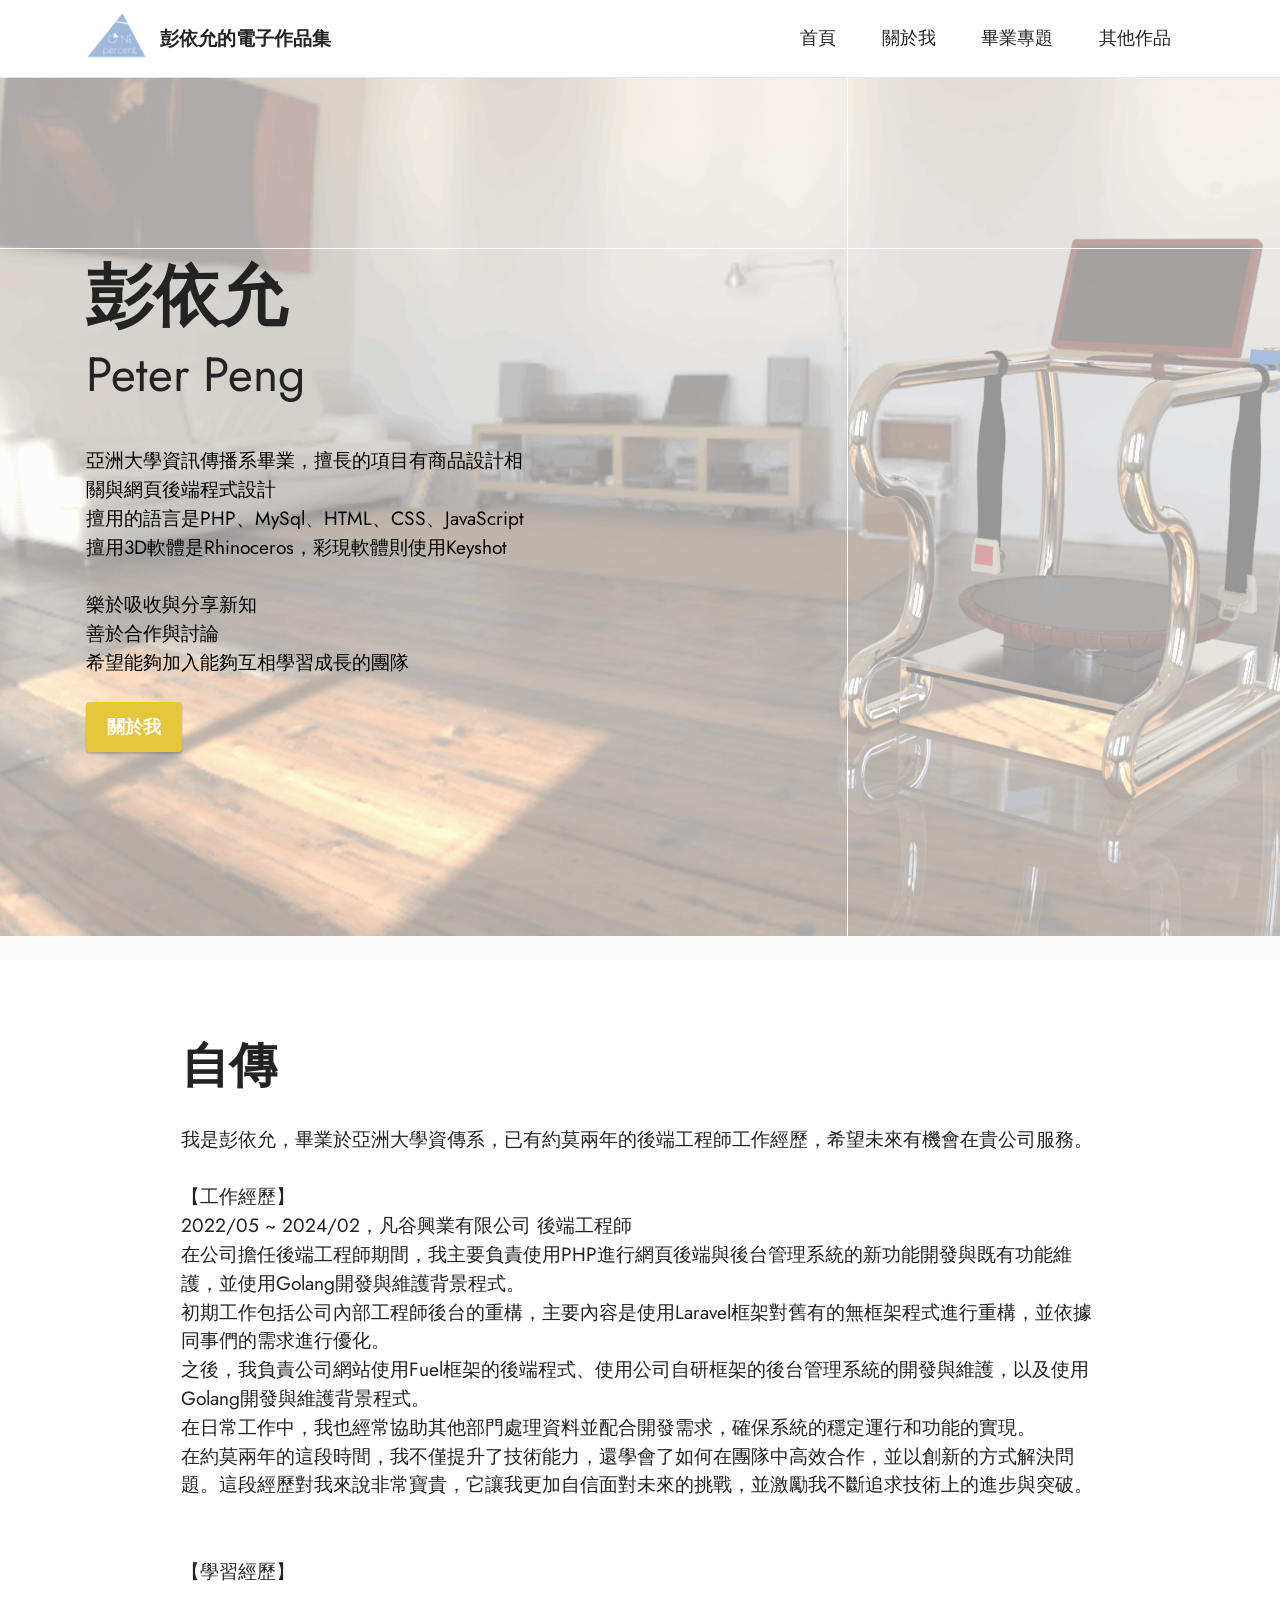
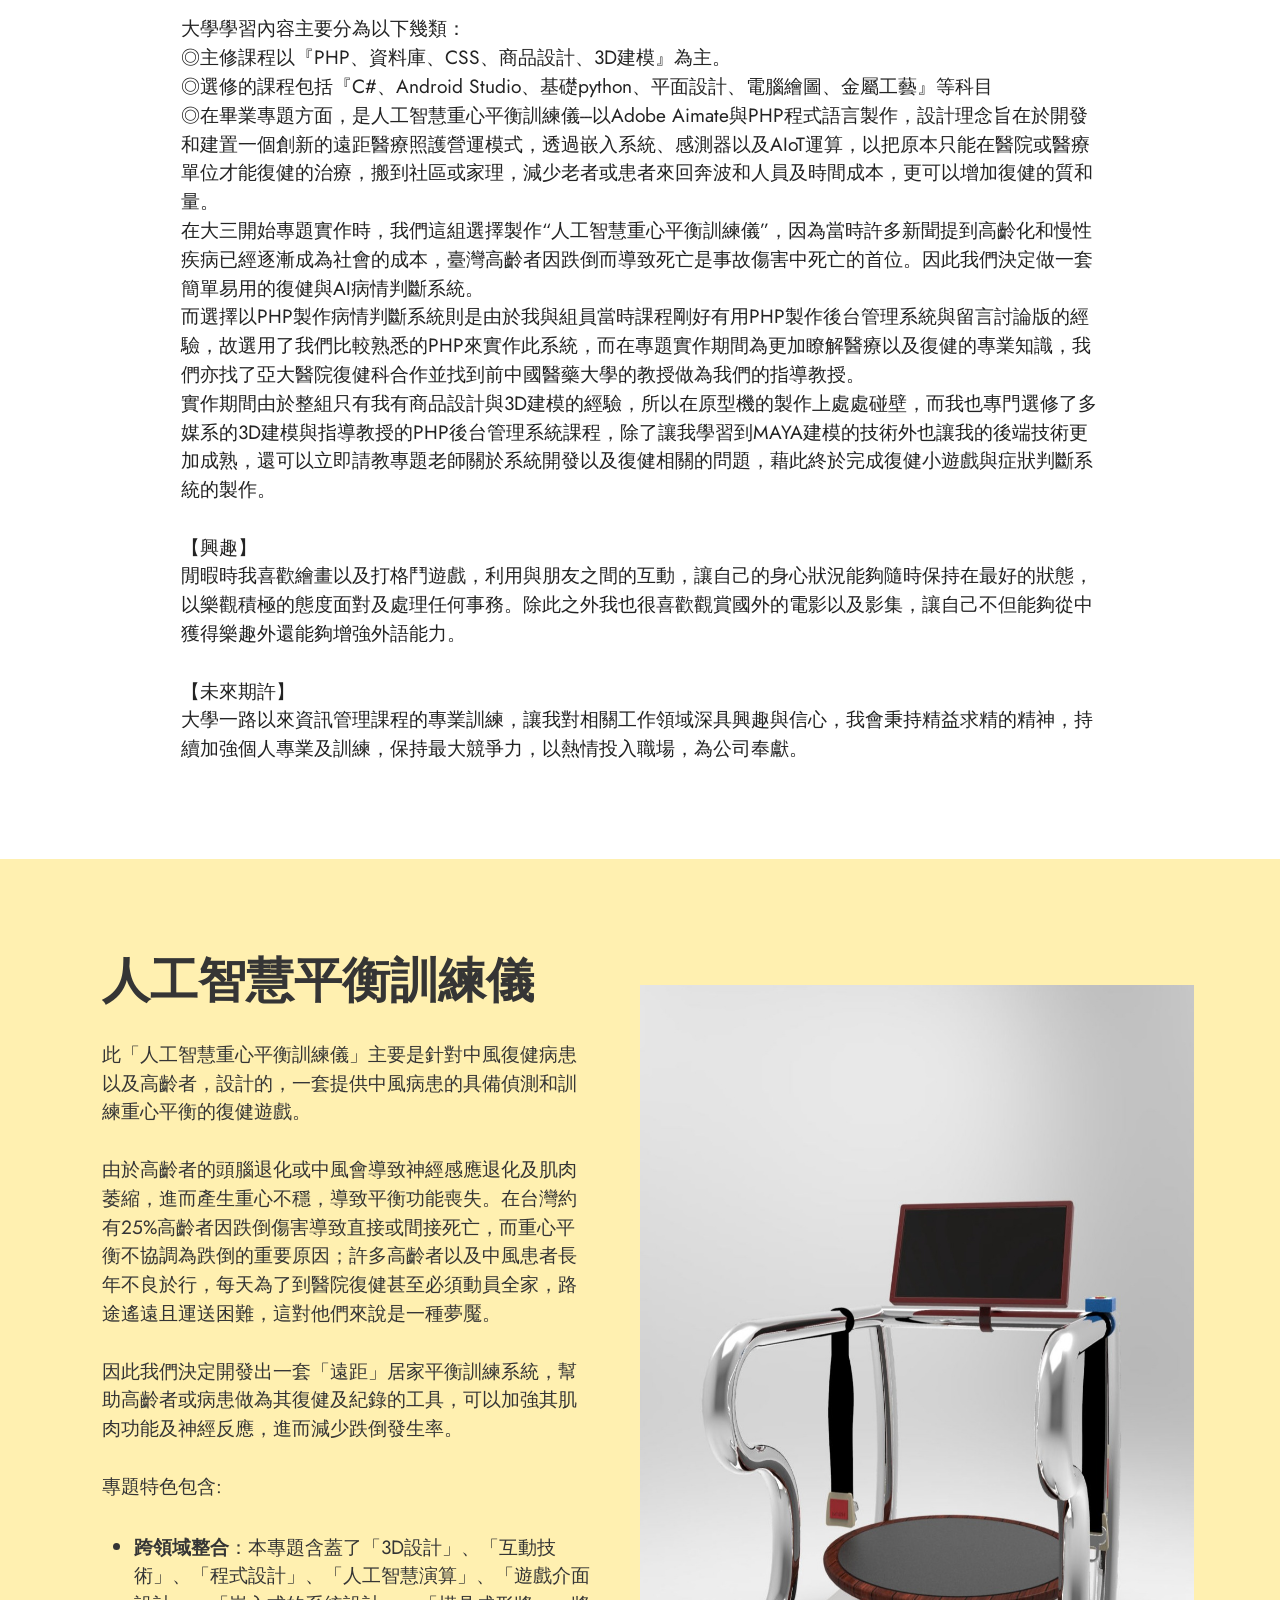
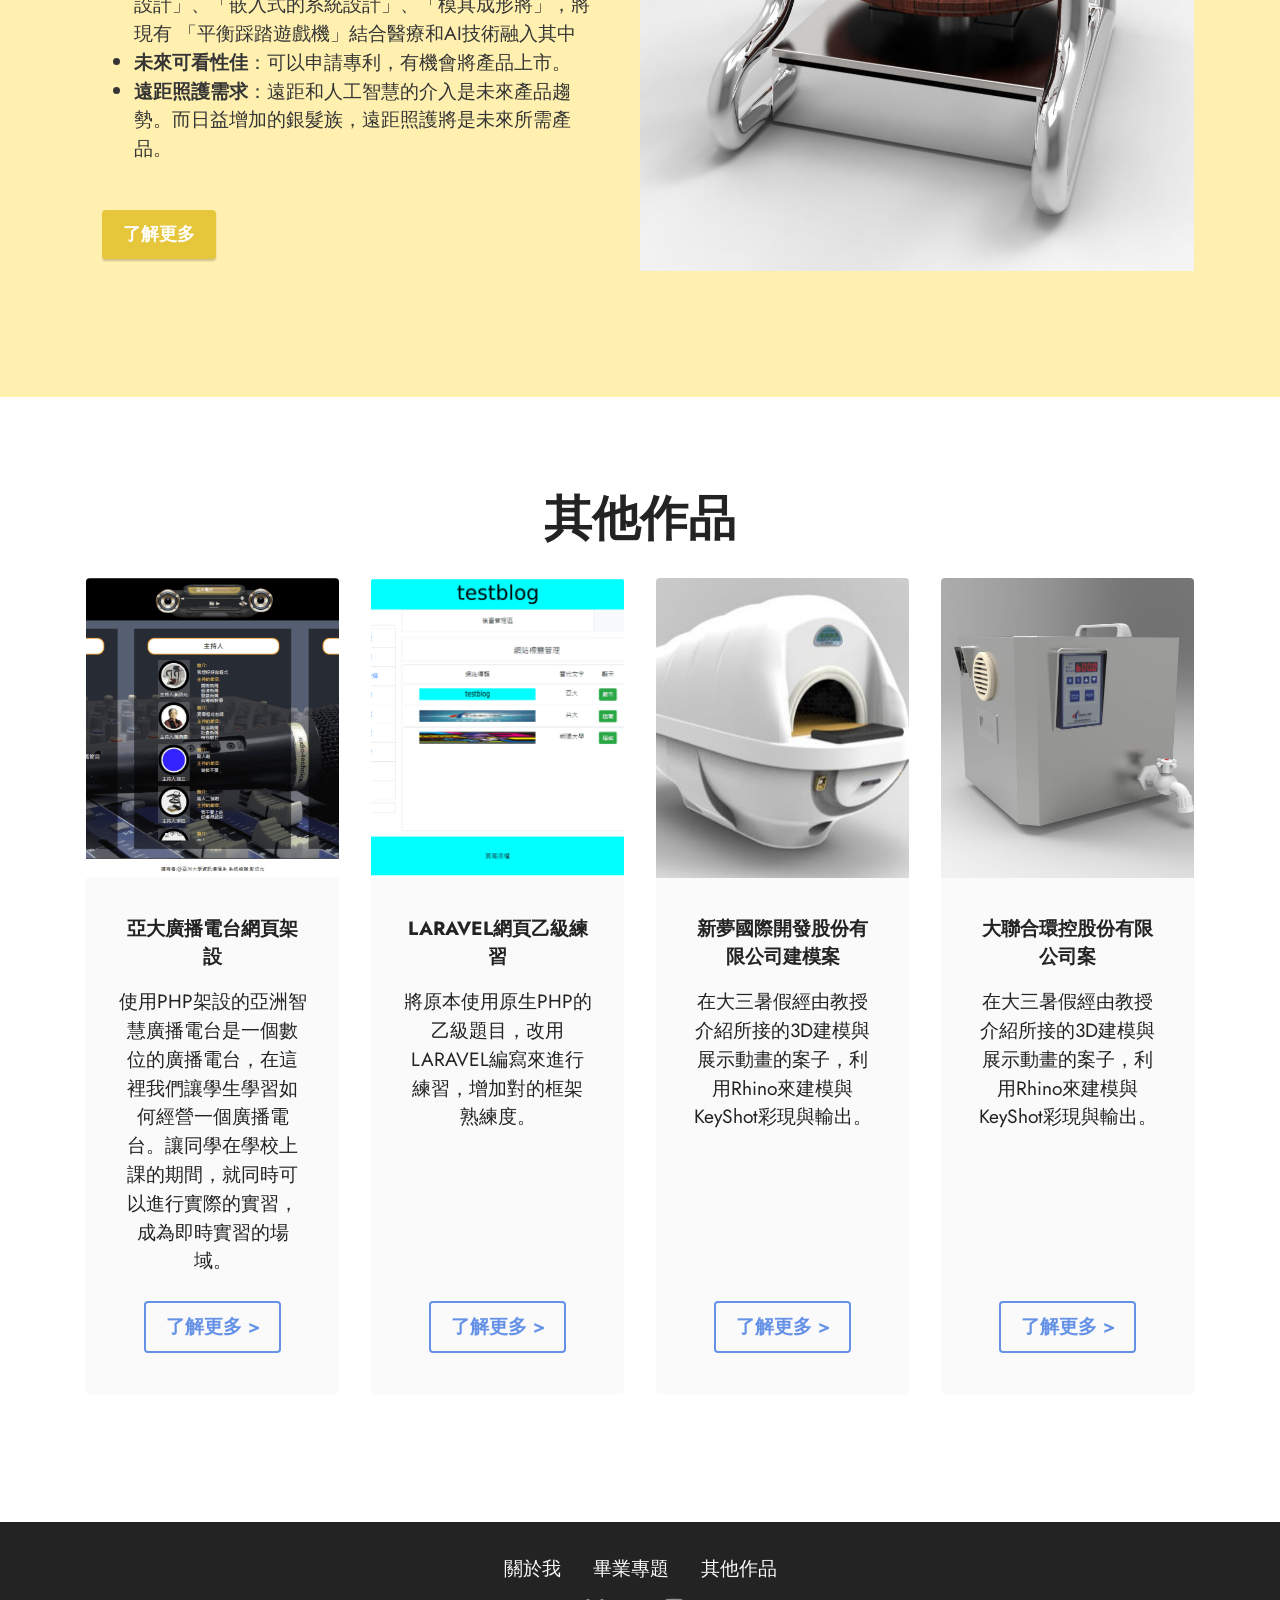
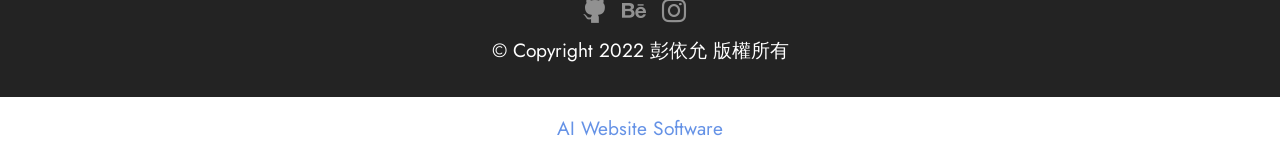
<file: index.html>
<!DOCTYPE html>
<html>

<head>
    <!-- Site made with Mobirise Website Builder v5.6.5, https://mobirise.com -->
    <meta charset="UTF-8">
    <meta http-equiv="X-UA-Compatible" content="IE=edge">
    <meta name="generator" content="Mobirise v5.6.5, mobirise.com">
    <meta name="twitter:card" content="summary_large_image" />
    <meta name="twitter:image:src" content>
    <meta property="og:image" content>
    <meta name="twitter:title" content="彭依允的電子作品集">
    <meta name="viewport" content="width=device-width, initial-scale=1, minimum-scale=1">
    <link rel="shortcut icon" href="assets/images/-1-121x121.png" type="image/x-icon">
    <meta name="description" content>

    <title>彭依允的電子作品集</title>
    <link rel="stylesheet" href="assets/web/assets/mobirise-icons2/mobirise2.css">
    <link rel="stylesheet" href="assets/bootstrap/css/bootstrap.min.css">
    <link rel="stylesheet" href="assets/bootstrap/css/bootstrap-grid.min.css">
    <link rel="stylesheet" href="assets/bootstrap/css/bootstrap-reboot.min.css">
    <link rel="stylesheet" href="assets/parallax/jarallax.css">
    <link rel="stylesheet" href="assets/dropdown/css/style.css">
    <link rel="stylesheet" href="assets/socicon/css/styles.css">
    <link rel="stylesheet" href="assets/theme/css/style.css">
    <link rel="preload"
        href="https://fonts.googleapis.com/css?family=Jost:100,200,300,400,500,600,700,800,900,100i,200i,300i,400i,500i,600i,700i,800i,900i&display=swap"
        as="style" onload="this.onload=null;this.rel='stylesheet'">
    <noscript>
        <link rel="stylesheet"
            href="https://fonts.googleapis.com/css?family=Jost:100,200,300,400,500,600,700,800,900,100i,200i,300i,400i,500i,600i,700i,800i,900i&display=swap">
    </noscript>
    <link rel="preload" as="style" href="assets/mobirise/css/mbr-additional.css">
    <link rel="stylesheet" href="assets/mobirise/css/mbr-additional.css" type="text/css">

</head>

<body>

    <section data-bs-version="5.1" class="menu cid-s48OLK6784" once="menu" id="menu1-h">

        <nav class="navbar navbar-dropdown navbar-fixed-top navbar-expand-lg">
            <div class="container">
                <div class="navbar-brand">
                    <span class="navbar-logo">
                        <a href="https://mobiri.se">
                            <img src="assets/images/-1-121x121.png" alt="Mobirise" style="height: 3.8rem;">
                        </a>
                    </span>
                    <span class="navbar-caption-wrap"><a class="navbar-caption text-black display-7"
                            href="https://mobiri.se">彭依允的電子作品集</a></span>
                </div>
                <button class="navbar-toggler" type="button" data-toggle="collapse" data-bs-toggle="collapse"
                    data-target="#navbarSupportedContent" data-bs-target="#navbarSupportedContent"
                    aria-controls="navbarNavAltMarkup" aria-expanded="false" aria-label="Toggle navigation">
                    <div class="hamburger">
                        <span></span>
                        <span></span>
                        <span></span>
                        <span></span>
                    </div>
                </button>
                <div class="collapse navbar-collapse" id="navbarSupportedContent">
                    <ul class="navbar-nav nav-dropdown nav-right" data-app-modern-menu="true">
                        <li class="nav-item"><a class="nav-link link text-black text-primary display-4"
                                href="index.html#header1-k">首頁</a></li>
                        <li class="nav-item"><a class="nav-link link text-black text-primary display-4"
                                href="index.html#content5-n">關於我</a></li>
                        <li class="nav-item"><a class="nav-link link text-black text-primary display-4"
                                href="index.html#features12-p">畢業專題</a></li>
                        <li class="nav-item"><a class="nav-link link text-black text-primary display-4"
                                href="index.html#content3-s">其他作品</a></li>
                    </ul>

                </div>
            </div>
        </nav>

    </section>

    <section data-bs-version="5.1" class="header1 cid-t0YIp9qZBy mbr-fullscreen mbr-parallax-background" id="header1-k">

        <div class="mbr-overlay" style="opacity: 0.6; background-color: rgb(250, 250, 250);"></div>

        <div class="container">
            <div class="row">
                <div class="col-12 col-lg-5">
                    <h1 class="mbr-section-title mbr-fonts-style mb-3 display-1"><strong>彭依允</strong></h1>
                    <h2 class="mbr-section-subtitle mbr-fonts-style mb-3 display-2">
                        Peter Peng</h2>
                    <p class="mbr-text mbr-fonts-style display-7"><br>亞洲大學資訊傳播系畢業，擅長的項目有商品設計相關與網頁後端程式設計<br>
                        擅用的語言是PHP、MySql、HTML、CSS、JavaScript<br>擅用3D軟體是Rhinoceros，彩現軟體則使用Keyshot
                        <br><br>樂於吸收與分享新知
                        <br>善於合作與討論
                        <br>希望能夠加入能夠互相學習成長的團隊<br>
                    </p>
                    <div class="mbr-section-btn mt-3"><a class="btn btn-warning display-4"
                            href="index.html#content5-n">關於我</a></div>
                </div>
            </div>
        </div>
    </section>

    <section data-bs-version="5.1" class="content5 cid-t0YR1X8Cwj" id="content5-n">

        <div class="container">
            <div class="row justify-content-center">
                <div class="col-md-12 col-lg-10">
                    <h3 class="mbr-section-title mbr-fonts-style mb-4 display-2">
                        <strong>自傳</strong>
                    </h3>

                    <p class="mbr-text mbr-fonts-style display-7">
                        我是彭依允，畢業於亞洲大學資傳系，已有約莫兩年的後端工程師工作經歷，希望未來有機會在貴公司服務。<br><br>【工作經歷】<br>2022/05
                        ~ 2024/02，凡谷興業有限公司
                        後端工程師<br>在公司擔任後端工程師期間，我主要負責使用PHP進行網頁後端與後台管理系統的新功能開發與既有功能維護，並使用Golang開發與維護背景程式。<br>初期工作包括公司內部工程師後台的重構，主要內容是使用Laravel框架對舊有的無框架程式進行重構，並依據同事們的需求進行優化。<br>之後，我負責公司網站使用Fuel框架的後端程式、使用公司自研框架的後台管理系統的開發與維護，以及使用Golang開發與維護背景程式。<br>在日常工作中，我也經常協助其他部門處理資料並配合開發需求，確保系統的穩定運行和功能的實現。<br>在約莫兩年的這段時間，我不僅提升了技術能力，還學會了如何在團隊中高效合作，並以創新的方式解決問題。這段經歷對我來說非常寶貴，它讓我更加自信面對未來的挑戰，並激勵我不斷追求技術上的進步與突破。<br>
                        <br>
                        <br>【學習經歷】
                        <br>
                        <br>大學學習內容主要分為以下幾類：<br>◎主修課程以『PHP、資料庫、CSS、商品設計、3D建模』為主。<br>◎選修的課程包括『C#、Android
                        Studio、基礎python、平面設計、電腦繪圖、金屬工藝』等科目<br>◎在畢業專題方面，是人工智慧重心平衡訓練儀---以Adobe
                        Aimate與PHP程式語言製作，設計理念旨在於開發和建置一個創新的遠距醫療照護營運模式，透過嵌入系統、感測器以及AIoT運算，以把原本只能在醫院或醫療單位才能復健的治療，搬到社區或家理，減少老者或患者來回奔波和人員及時間成本，更可以增加復健的質和量。<br>在大三開始專題實作時，我們這組選擇製作“人工智慧重心平衡訓練儀”，因為當時許多新聞提到高齡化和慢性疾病已經逐漸成為社會的成本，臺灣高齡者因跌倒而導致死亡是事故傷害中死亡的首位。因此我們決定做一套簡單易用的復健與AI病情判斷系統。<br>而選擇以PHP製作病情判斷系統則是由於我與組員當時課程剛好有用PHP製作後台管理系統與留言討論版的經驗，故選用了我們比較熟悉的PHP來實作此系統，而在專題實作期間為更加瞭解醫療以及復健的專業知識，我們亦找了亞大醫院復健科合作並找到前中國醫藥大學的教授做為我們的指導教授。<br>實作期間由於整組只有我有商品設計與3D建模的經驗，所以在原型機的製作上處處碰壁，而我也專門選修了多媒系的3D建模與指導教授的PHP後台管理系統課程，除了讓我學習到MAYA建模的技術外也讓我的後端技術更加成熟，還可以立即請教專題老師關於系統開發以及復健相關的問題，藉此終於完成復健小遊戲與症狀判斷系統的製作。<br><br>【興趣】<br>閒暇時我喜歡繪畫以及打格鬥遊戲，利用與朋友之間的互動，讓自己的身心狀況能夠隨時保持在最好的狀態，以樂觀積極的態度面對及處理任何事務。除此之外我也很喜歡觀賞國外的電影以及影集，讓自己不但能夠從中獲得樂趣外還能夠增強外語能力。<br><br>【未來期許】<br>大學一路以來資訊管理課程的專業訓練，讓我對相關工作領域深具興趣與信心，我會秉持精益求精的精神，持續加強個人專業及訓練，保持最大競爭力，以熱情投入職場，為公司奉獻。<a
                            href="https://drive.google.com/drive/folders/1xOjzeq3d7igdJlAGu5SQFGHxq81DBM6q?usp＝sharing"
                            class="text-black" target="_blank"><br></a>
                    </p>
                </div>
            </div>
        </div>
    </section>

    <section data-bs-version="5.1" class="features11 cid-t14aGLSlzx" id="features12-p">

        <div class="container">
            <div class="m-0 row align-items-center">
                <div class="col-12 col-lg">
                    <div class="card-wrapper">
                        <div class="card-box">
                            <h4 class="card-title mbr-fonts-style mb-4 display-2"><strong>人工智慧平衡訓練儀</strong>
                            </h4>
                            <p class="mbr-text mbr-fonts-style mb-4 display-7">
                                此「人工智慧重心平衡訓練儀」主要是針對中風復健病患以及高齡者，設計的，一套提供中風病患的具備偵測和訓練重心平衡的復健遊戲。<br><br>由於高齡者的頭腦退化或中風會導致神經感應退化及肌肉萎縮，進而產生重心不穩，導致平衡功能喪失。在台灣約有25%高齡者因跌倒傷害導致直接或間接死亡，而重心平衡不協調為跌倒的重要原因；許多高齡者以及中風患者長年不良於行，每天為了到醫院復健甚至必須動員全家，路途遙遠且運送困難，這對他們來說是一種夢魘。
                                <br>
                                <br>因此我們決定開發出一套「遠距」居家平衡訓練系統，幫助高齡者或病患做為其復健及紀錄的工具，可以加強其肌肉功能及神經反應，進而減少跌倒發生率。<br><br>專題特色包含:
                            </p>
                            <div class="mbr-text mbr-fonts-style counter-container display-7">
                                <ul>
                                    <li><span
                                            style="font-size: 1.2rem;"><strong>跨領域整合</strong>：本專題含蓋了「3D設計」、「互動技術」、「程式設計」、「</span>人工智慧演算」、「遊戲介面設計」、「嵌入式的系統設計」、<span
                                            style="font-size: 1.2rem;">「模具成形將」，將現有
                                            「平衡踩踏遊戲機」結合醫療和AI技術融入其中</span></li>
                                    <li><span style="font-size: 1.2rem;"><strong>未來可看性佳</strong>：可以申請專利，有機會將產品上市。</span>
                                    </li>
                                    <li><strong>遠距照護需求</strong>：遠距和人工智慧的介入是未來產品趨勢。而日益增加的銀髮族，遠距照護將是未來所需產品。</li>
                                </ul>
                            </div>
                            <div class="mbr-section-btn mb-4"><a class="btn btn-warning display-4"
                                    href="https://caseprofile.asia.edu.tw/%E5%BB%BA%E7%BD%AE%E5%85%B7%E4%BA%BA%E5%B7%A5%E6%99%BA%E6%85%A7%E7%9A%84%E4%B8%AD%E9%A2%A8%E5%BE%A9%E5%BB%BA%E5%8F%8A%E9%AB%98%E9%BD%A1%E8%80%85%E9%87%8D%E5%BF%83%E8%A8%93%E7%B7%B4%E5%B9%B3%E8%A1%A1/"
                                    target="_blank">了解更多</a></div>
                        </div>
                    </div>
                </div>
                <div class="p-0 col-12 col-lg-6 md-pb">
                    <div class="image-wrapper">
                        <img src="assets/images/newbox3.12-1288x2061.jpeg" alt="Mobirise Website Builder">
                    </div>
                </div>
            </div>
        </div>
    </section>

    <section data-bs-version="5.1" class="content3 cid-t1gC29zJWy" id="content3-s">

        <div class="container">
            <div class="mbr-section-head">
                <h4 class="mbr-section-title mbr-fonts-style align-center mb-0 display-2"><strong>其他作品</strong></h4>

            </div>
            <div class="row mt-4">
                <div class="item features-image сol-12 col-md-6 col-lg-3 active">
                    <div class="item-wrapper">
                        <div class="item-img">
                            <img src="assets/images/2021-07-22-155001-838x472.png" alt="Mobirise Website Builder" title
                                data-slide-to="0" data-bs-slide-to="0">
                        </div>
                        <div class="item-content">

                            <h6 class="item-subtitle mbr-fonts-style mt-1 display-7"><strong>亞大廣播電台網頁架設</strong></h6>
                            <p class="mbr-text mbr-fonts-style mt-3 display-7">
                                使用PHP架設的亞洲智慧廣播電台是一個數位的廣播電台，在這裡我們讓學生學習如何經營一個廣播電台。讓同學在學校上課的期間，就同時可以進行實際的實習，成為即時實習的場域。</p>
                        </div>
                        <div class="mbr-section-btn item-footer mt-2"><a href="https://github.com/wpeter1999/AsiaRadio"
                                class="btn item-btn btn-primary-outline display-7" target="_blank">了解更多 &gt;</a></div>
                    </div>
                </div>
                <div class="item features-image сol-12 col-md-6 col-lg-3">
                    <div class="item-wrapper">
                        <div class="item-img">
                            <img src="assets/images/unknown-816x625.png" alt="Mobirise Website Builder" title
                                data-slide-to="1" data-bs-slide-to="1">
                        </div>
                        <div class="item-content">

                            <h6 class="item-subtitle mbr-fonts-style mt-1 display-7"><strong>LARAVEL網頁乙級練習</strong></h6>
                            <p class="mbr-text mbr-fonts-style mt-3 display-7">
                                將原本使用原生PHP的乙級題目，改用LARAVEL編寫來進行練習，增加對的框架熟練度。</p>
                        </div>
                        <div class="mbr-section-btn item-footer mt-2"><a href="https://github.com/wpeter1999/testblog"
                                class="btn item-btn btn-primary-outline display-7" target="_blank">了解更多 &gt;</a></div>
                    </div>
                </div>
                <div class="item features-image сol-12 col-md-6 col-lg-3">
                    <div class="item-wrapper">
                        <div class="item-img">
                            <img src="assets/images/0.27-669x376.jpg" alt="Mobirise Website Builder" title
                                data-slide-to="2" data-bs-slide-to="2">
                        </div>
                        <div class="item-content">

                            <h6 class="item-subtitle mbr-fonts-style mt-1 display-7"><strong>新夢國際開發股份有限公司建模案</strong>
                            </h6>
                            <p class="mbr-text mbr-fonts-style mt-3 display-7">
                                在大三暑假經由教授介紹所接的3D建模與展示動畫的案子，利用Rhino來建模與KeyShot彩現與輸出。<br>
                            </p>
                        </div>
                        <div class="mbr-section-btn item-footer mt-2"><a
                                href="https://www.behance.net/gallery/140298049/_"
                                class="btn item-btn btn-primary-outline display-7" target="_blank">了解更多 &gt;</a></div>
                    </div>
                </div>
                <div class="item features-image сol-12 col-md-6 col-lg-3">
                    <div class="item-wrapper">
                        <div class="item-img">
                            <img src="assets/images/pcfhocl-816x577.jpg" alt="Mobirise Website Builder" title
                                data-slide-to="3" data-bs-slide-to="3">
                        </div>
                        <div class="item-content">

                            <h6 class="item-subtitle mbr-fonts-style mt-1 display-7"><strong>大聯合環控股份有限公司案</strong></h6>
                            <p class="mbr-text mbr-fonts-style mt-3 display-7">
                                在大三暑假經由教授介紹所接的3D建模與展示動畫的案子，利用Rhino來建模與KeyShot彩現與輸出。</p>
                        </div>
                        <div class="mbr-section-btn item-footer mt-2"><a
                                href="https://www.behance.net/gallery/140245865/_"
                                class="btn item-btn btn-primary-outline display-7" target="_blank">了解更多 &gt;</a></div>
                    </div>
                </div>

            </div>
        </div>
    </section>

    <section data-bs-version="5.1" class="footer3 cid-t3C0zUxcIJ" once="footers" id="footer3-14">

        <div class="container">
            <div class="media-container-row align-center mbr-white">
                <div class="row row-links">
                    <ul class="foot-menu">

                        <li class="foot-menu-item mbr-fonts-style display-7"><a href="index.html#content5-n"
                                class="text-white">關於我</a></li>
                        <li class="foot-menu-item mbr-fonts-style display-7"><a href="index.html#features12-p"
                                class="text-white">畢業專題</a><br></li>
                        <li class="foot-menu-item mbr-fonts-style display-7"><a href="index.html#content3-s"
                                class="text-white">其他作品</a></li>
                    </ul>
                </div>
                <div class="row social-row">
                    <div class="social-list align-right pb-2">

                        <div class="soc-item">
                            <a href="https://github.com/wpeter1999" target="_blank">
                                <span class="mbr-iconfont mbr-iconfont-social socicon-github socicon"></span>
                            </a>
                        </div>
                        <div class="soc-item">
                            <a href="https://www.behance.net/wpeter1999/" target="_blank">
                                <span class="mbr-iconfont mbr-iconfont-social socicon-behance socicon"></span>
                            </a>
                        </div>
                        <div class="soc-item">
                            <a href="https://www.instagram.com/wpeter.tw/" target="_blank">
                                <span class="mbr-iconfont mbr-iconfont-social socicon-instagram socicon"></span>
                            </a>
                        </div>
                    </div>
                </div>
                <div class="row row-copirayt">
                    <p class="mbr-text mb-0 mbr-fonts-style mbr-white align-center display-7">
                        © Copyright 2022 彭依允 版權所有
                    </p>
                </div>
            </div>
        </div>
    </section>
    <section class="display-7"
        style="padding: 0;align-items: center;justify-content: center;flex-wrap: wrap;    align-content: center;display: flex;position: relative;height: 4rem;">
        <a href="https://mobiri.se/2468681"
            style="flex: 1 1;height: 4rem;position: absolute;width: 100%;z-index: 1;"><img alt style="height: 4rem;"
                src="[data-uri]"></a>
        <p style="margin: 0;text-align: center;" class="display-7">&#8204;</p><a style="z-index:1"
            href="https://mobirise.com/builder/ai-website-builder.html">AI
            Website Software</a>
    </section>
    <script src="assets/bootstrap/js/bootstrap.bundle.min.js"></script>
    <script src="assets/parallax/jarallax.js"></script>
    <script src="assets/smoothscroll/smooth-scroll.js"></script>
    <script src="assets/ytplayer/index.js"></script>
    <script src="assets/dropdown/js/navbar-dropdown.js"></script>
    <script src="assets/theme/js/script.js"></script>

    <div id="scrollToTop" class="scrollToTop mbr-arrow-up"><a style="text-align: center;"><i
                class="mbr-arrow-up-icon mbr-arrow-up-icon-cm cm-icon cm-icon-smallarrow-up"></i></a></div>
</body>

</html>
</file>
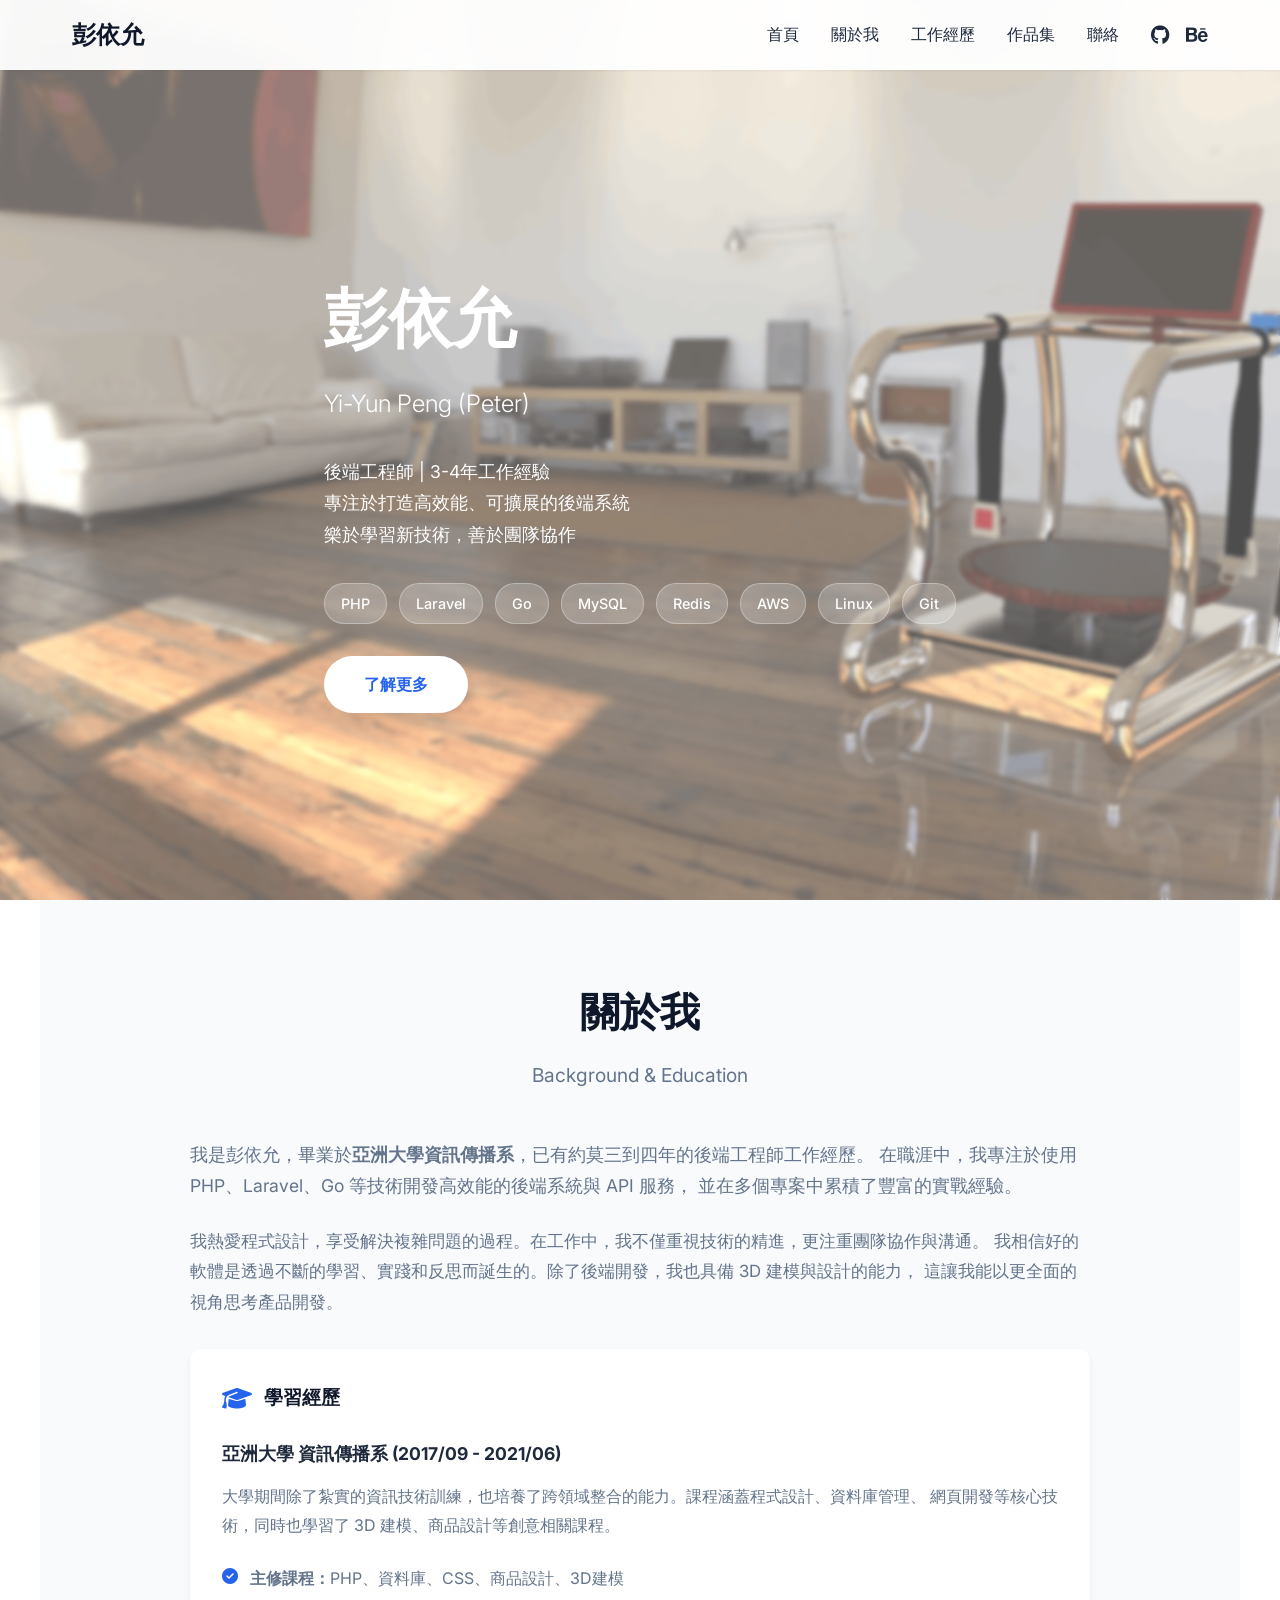
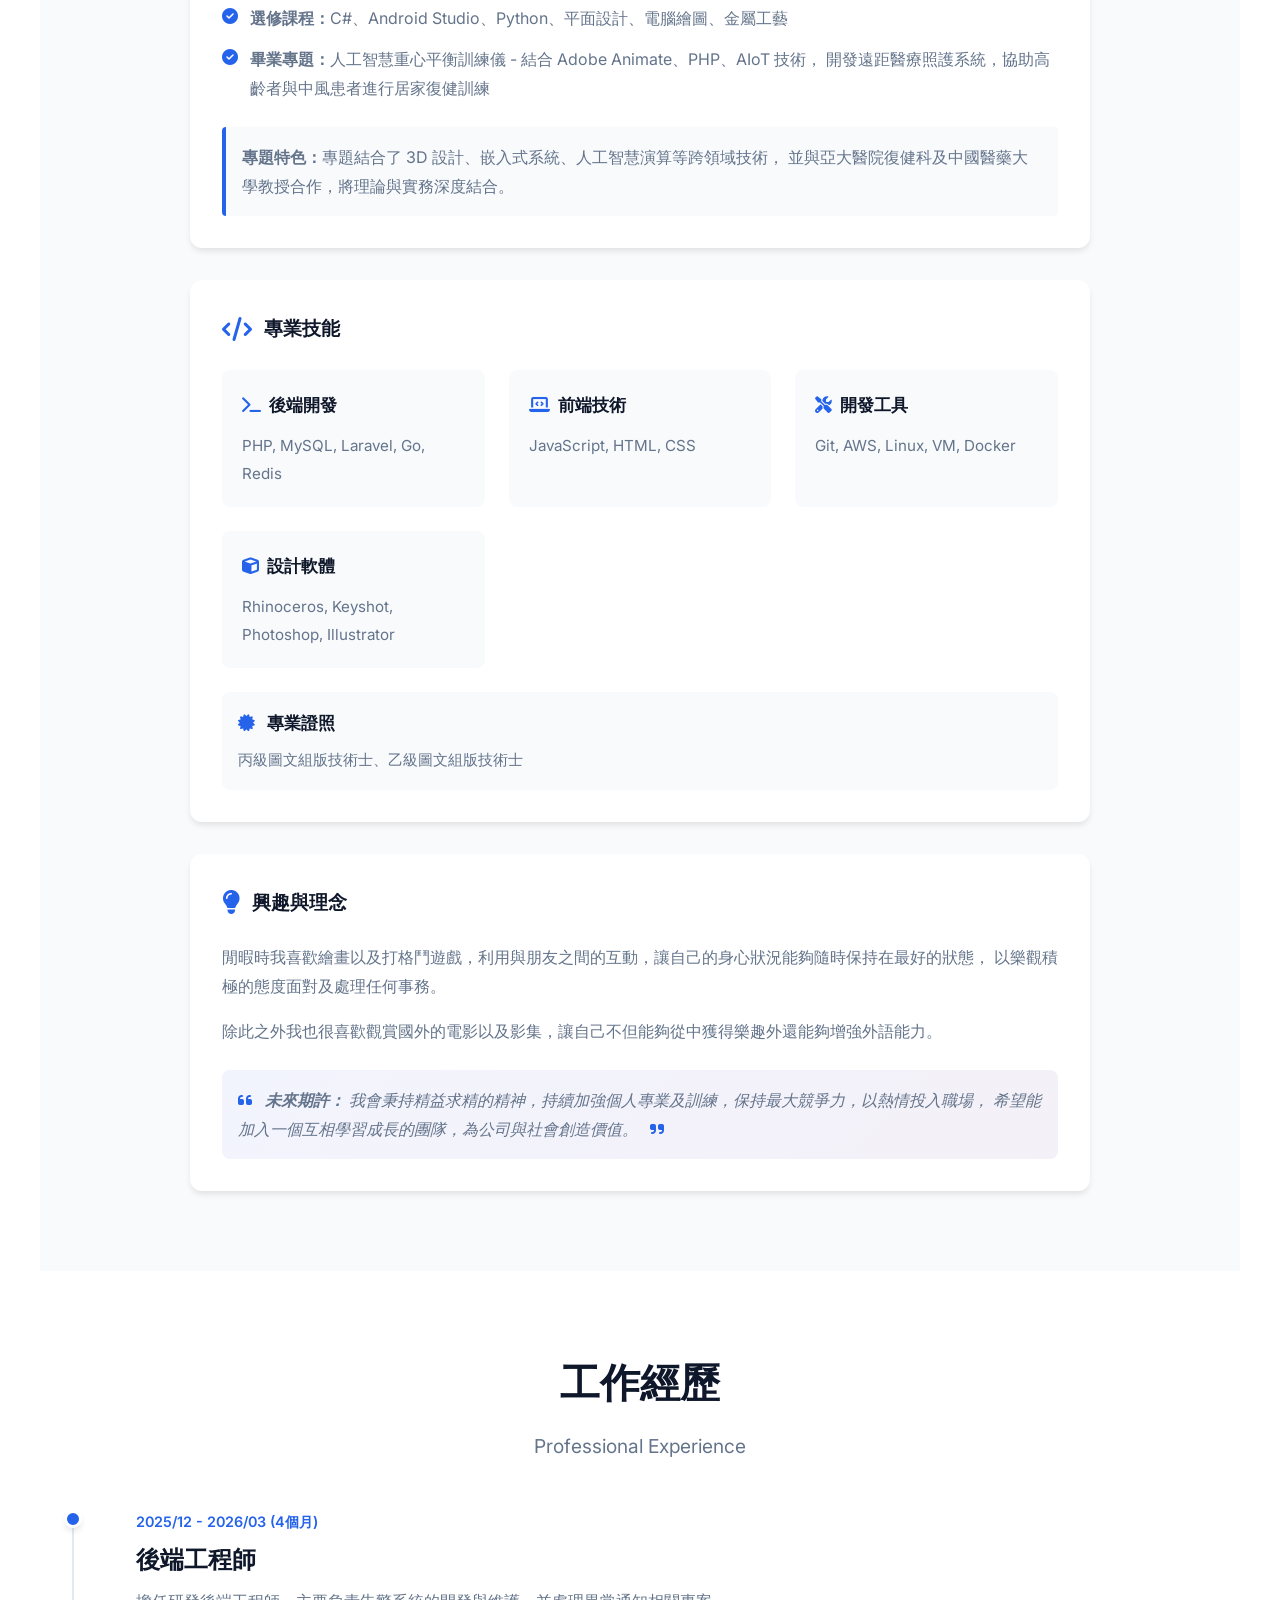
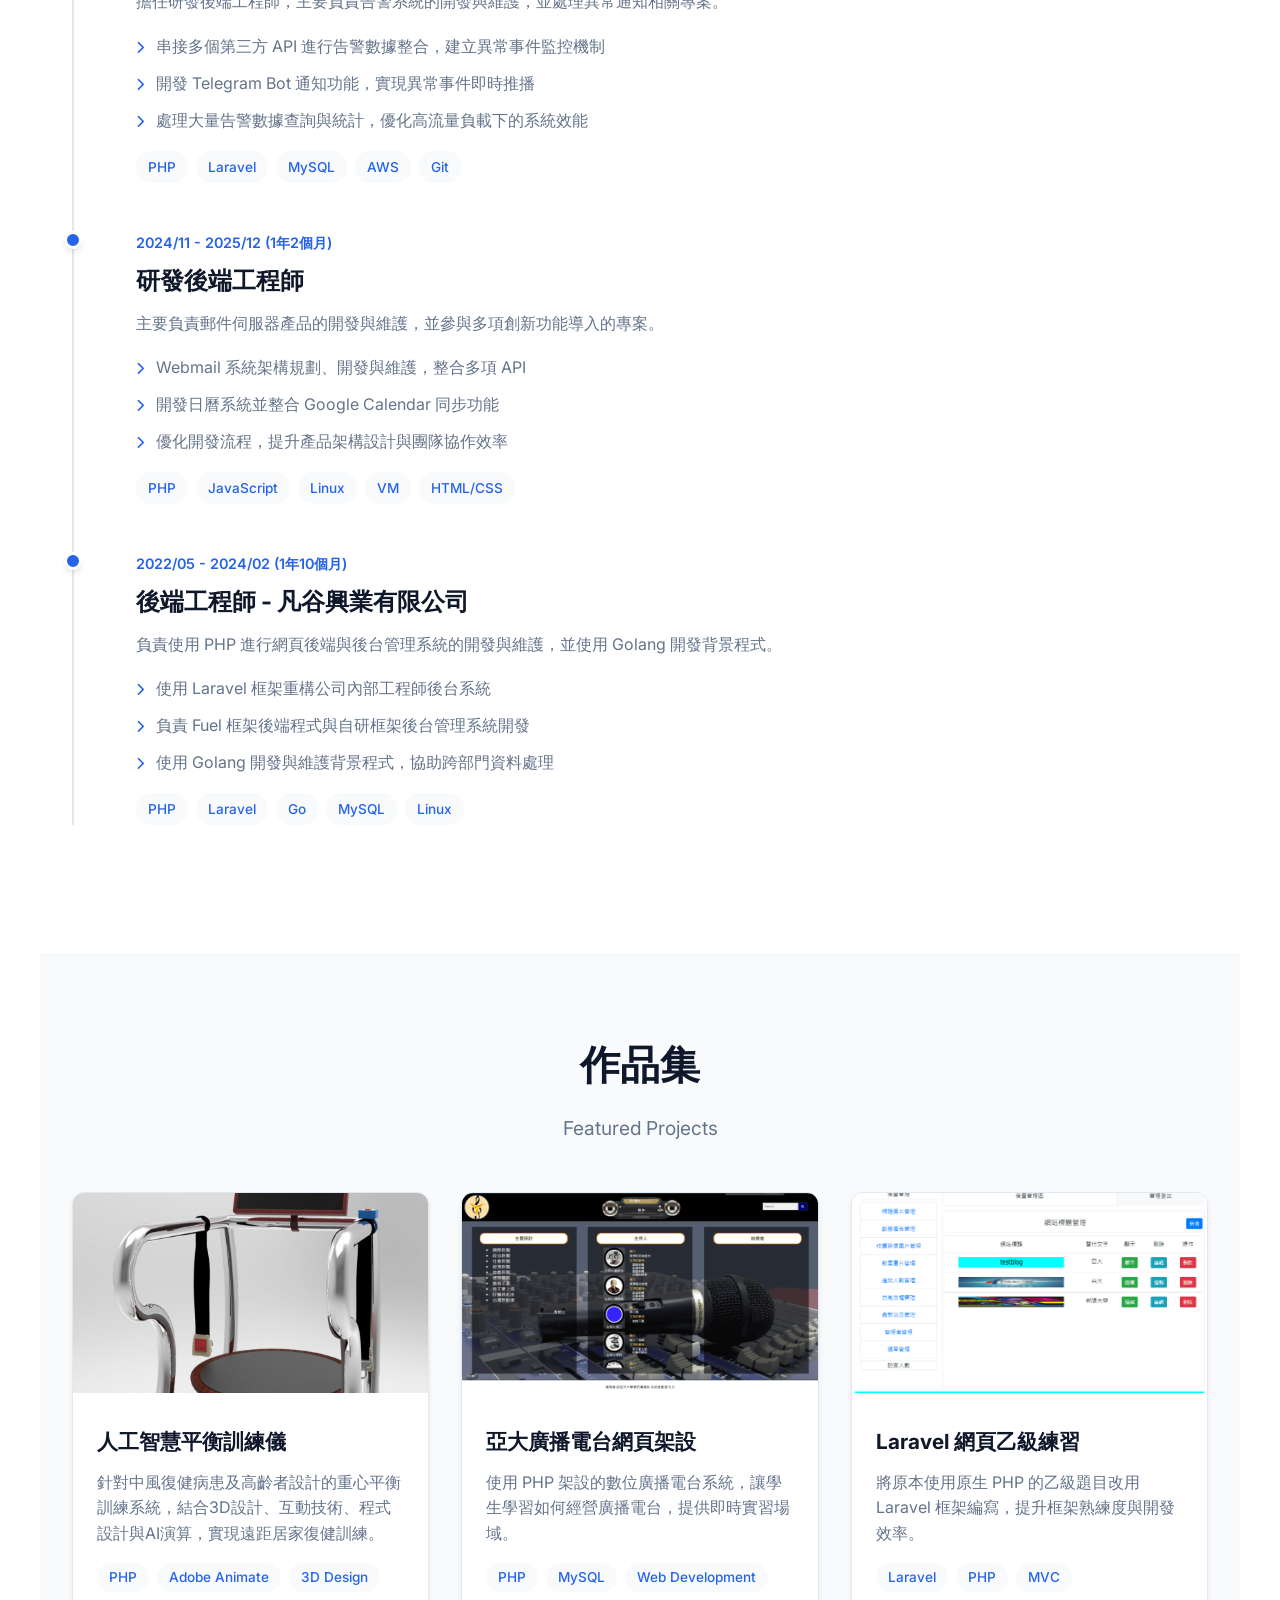
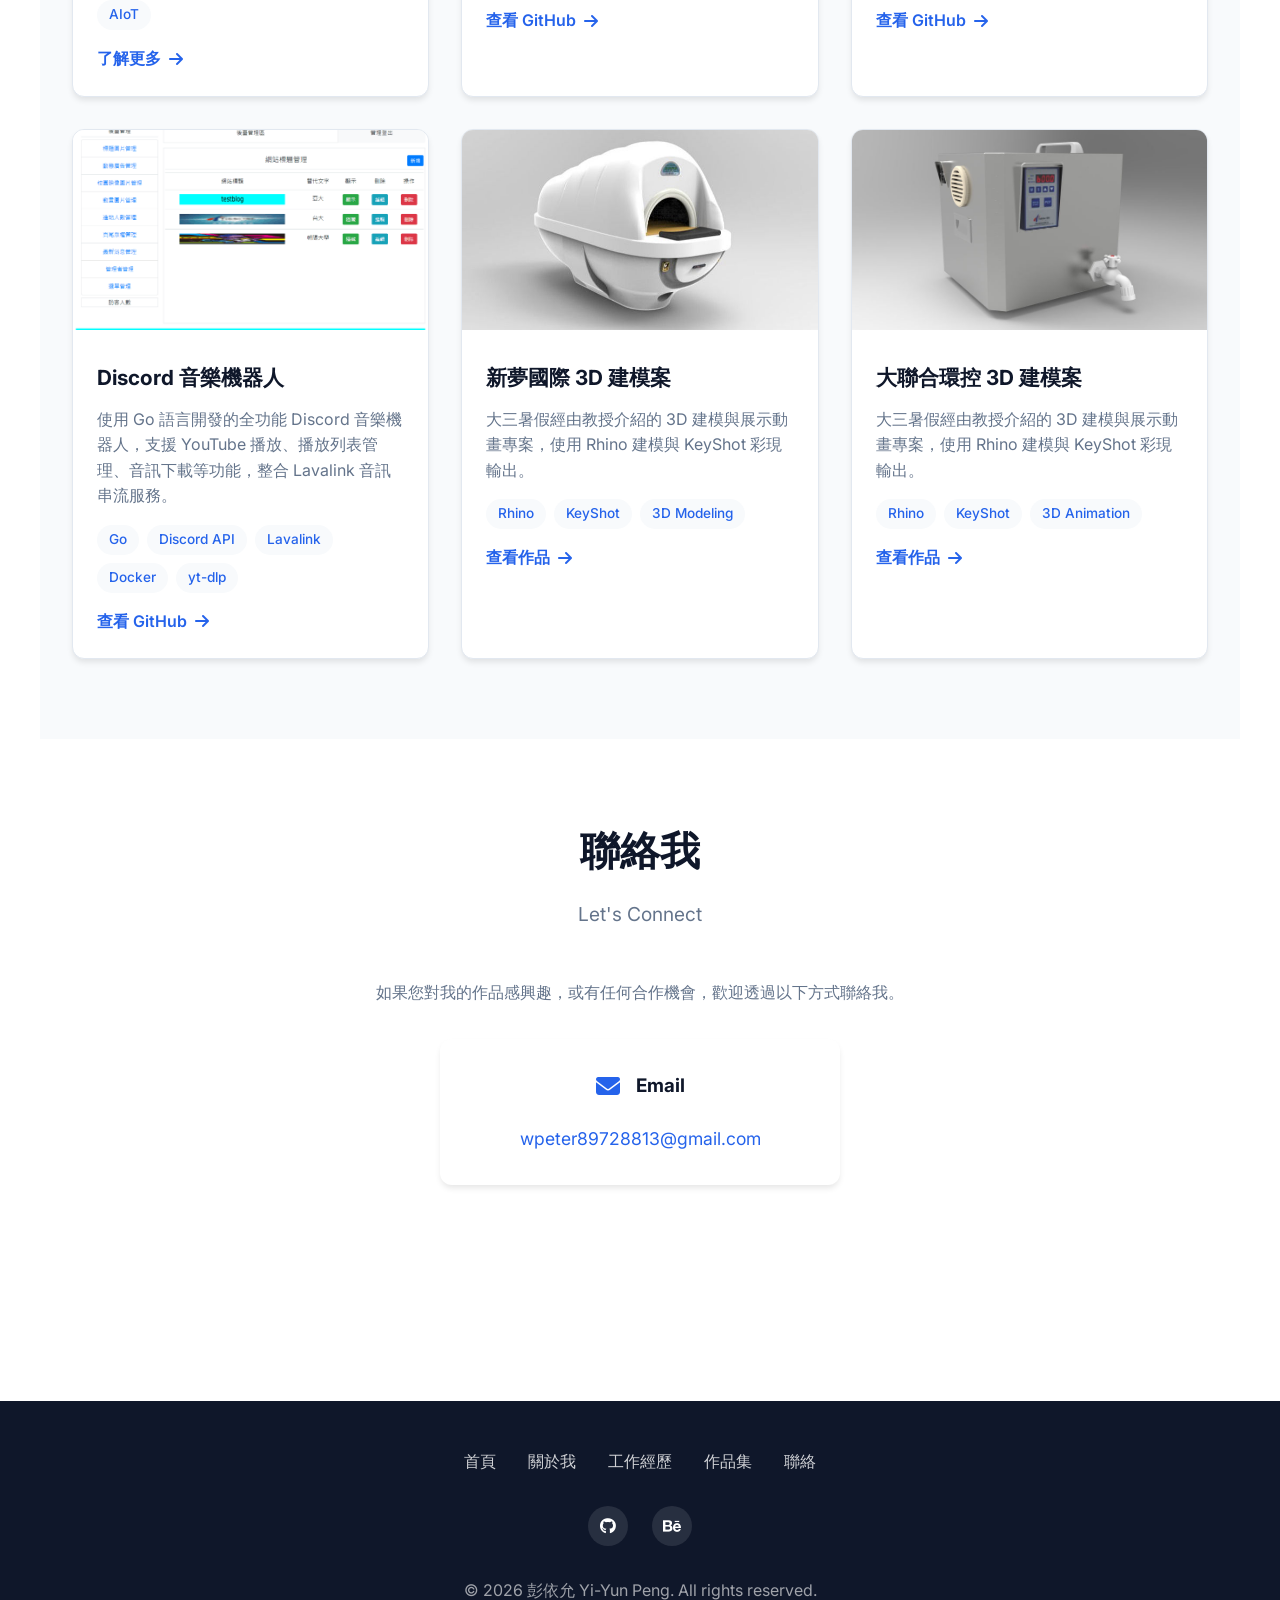
<file: index-modern.html>
<!DOCTYPE html>
<html lang="zh-TW">
<head>
    <meta charset="UTF-8">
    <meta name="viewport" content="width=device-width, initial-scale=1.0">
    <meta name="description" content="彭依允 (Yi-Yun Peng) - 後端工程師作品集，專精於PHP、Laravel、Go等技術">
    <title>彭依允 - 後端工程師作品集</title>

    <!-- Google Fonts -->
    <link rel="preconnect" href="https://fonts.googleapis.com">
    <link rel="preconnect" href="https://fonts.gstatic.com" crossorigin>
    <link href="https://fonts.googleapis.com/css2?family=Inter:wght@300;400;500;600;700;800&display=swap" rel="stylesheet">

    <!-- Custom Modern CSS -->
    <link rel="stylesheet" href="assets/custom-modern.css">

    <!-- Font Awesome for Icons -->
    <link rel="stylesheet" href="https://cdnjs.cloudflare.com/ajax/libs/font-awesome/6.4.0/css/all.min.css">
</head>
<body>
    <!-- Modern Navigation -->
    <nav class="modern-nav" id="navbar">
        <div class="nav-container">
            <a href="#" class="nav-logo">彭依允</a>
            <div style="display: flex; align-items: center; gap: 2rem;">
                <ul class="nav-menu">
                    <li><a href="#home">首頁</a></li>
                    <li><a href="#about">關於我</a></li>
                    <li><a href="#experience">工作經歷</a></li>
                    <li><a href="#projects">作品集</a></li>
                    <li><a href="#contact">聯絡</a></li>
                </ul>
                <div style="display: flex; gap: 1rem; align-items: center;">
                    <a href="https://github.com/wpeter1999" target="_blank" style="color: var(--text-dark); font-size: 1.2rem; transition: color 0.3s ease;" title="GitHub">
                        <i class="fab fa-github"></i>
                    </a>
                    <a href="https://www.behance.net/wpeter1999/" target="_blank" style="color: var(--text-dark); font-size: 1.2rem; transition: color 0.3s ease;" title="Behance">
                        <i class="fab fa-behance"></i>
                    </a>
                </div>
            </div>
        </div>
    </nav>

    <!-- Hero Section -->
    <section class="modern-hero" id="home" style="background-image: url('assets/images/newbox3.13-1920x1080.png'); background-position: center center; background-size: cover; background-repeat: no-repeat;">
        <div class="hero-content">
            <h1 class="hero-title">彭依允</h1>
            <h2 class="hero-subtitle">Yi-Yun Peng (Peter)</h2>
            <p class="hero-description">
                後端工程師 | 3-4年工作經驗<br>
                專注於打造高效能、可擴展的後端系統<br>
                樂於學習新技術，善於團隊協作
            </p>

            <div class="skills-tags">
                <span class="skill-tag">PHP</span>
                <span class="skill-tag">Laravel</span>
                <span class="skill-tag">Go</span>
                <span class="skill-tag">MySQL</span>
                <span class="skill-tag">Redis</span>
                <span class="skill-tag">AWS</span>
                <span class="skill-tag">Linux</span>
                <span class="skill-tag">Git</span>
            </div>

            <a href="#about" class="hero-cta">了解更多</a>
        </div>
    </section>

    <!-- About Section -->
    <section class="modern-section bg-light" id="about">
        <h2 class="section-title">關於我</h2>
        <p class="section-subtitle">Background & Education</p>

        <div style="max-width: 900px; margin: 0 auto; line-height: 1.8; color: var(--text-light);">
            <p style="margin-bottom: 1.5rem; font-size: 1.1rem;">
                我是彭依允，畢業於<strong>亞洲大學資訊傳播系</strong>，已有約莫三到四年的後端工程師工作經歷。
                在職涯中，我專注於使用 PHP、Laravel、Go 等技術開發高效能的後端系統與 API 服務，
                並在多個專案中累積了豐富的實戰經驗。
            </p>

            <p style="margin-bottom: 2rem; font-size: 1.05rem;">
                我熱愛程式設計，享受解決複雜問題的過程。在工作中，我不僅重視技術的精進，更注重團隊協作與溝通。
                我相信好的軟體是透過不斷的學習、實踐和反思而誕生的。除了後端開發，我也具備 3D 建模與設計的能力，
                這讓我能以更全面的視角思考產品開發。
            </p>

            <div style="background: white; padding: 2rem; border-radius: 12px; box-shadow: var(--shadow-md); margin-bottom: 2rem;">
                <h3 style="color: var(--secondary-color); margin-bottom: 1.5rem; display: flex; align-items: center; gap: 0.75rem;">
                    <i class="fas fa-graduation-cap" style="color: var(--primary-color); font-size: 1.5rem;"></i>
                    學習經歷
                </h3>

                <div style="margin-bottom: 1.5rem;">
                    <h4 style="color: var(--text-dark); margin-bottom: 0.75rem; font-size: 1.1rem;">
                        亞洲大學 資訊傳播系 (2017/09 - 2021/06)
                    </h4>
                    <p style="margin-bottom: 1rem;">
                        大學期間除了紮實的資訊技術訓練，也培養了跨領域整合的能力。課程涵蓋程式設計、資料庫管理、
                        網頁開發等核心技術，同時也學習了 3D 建模、商品設計等創意相關課程。
                    </p>
                </div>

                <ul style="list-style: none; padding-left: 0;">
                    <li style="margin-bottom: 0.75rem; display: flex; align-items: start; gap: 0.75rem;">
                        <i class="fas fa-check-circle" style="color: var(--primary-color); margin-top: 0.25rem; flex-shrink: 0;"></i>
                        <span><strong>主修課程：</strong>PHP、資料庫、CSS、商品設計、3D建模</span>
                    </li>
                    <li style="margin-bottom: 0.75rem; display: flex; align-items: start; gap: 0.75rem;">
                        <i class="fas fa-check-circle" style="color: var(--primary-color); margin-top: 0.25rem; flex-shrink: 0;"></i>
                        <span><strong>選修課程：</strong>C#、Android Studio、Python、平面設計、電腦繪圖、金屬工藝</span>
                    </li>
                    <li style="margin-bottom: 0.75rem; display: flex; align-items: start; gap: 0.75rem;">
                        <i class="fas fa-check-circle" style="color: var(--primary-color); margin-top: 0.25rem; flex-shrink: 0;"></i>
                        <span><strong>畢業專題：</strong>人工智慧重心平衡訓練儀 - 結合 Adobe Animate、PHP、AIoT 技術，
                        開發遠距醫療照護系統，協助高齡者與中風患者進行居家復健訓練</span>
                    </li>
                </ul>

                <p style="margin-top: 1.5rem; padding: 1rem; background: var(--bg-light); border-left: 4px solid var(--primary-color); border-radius: 4px;">
                    <strong>專題特色：</strong>專題結合了 3D 設計、嵌入式系統、人工智慧演算等跨領域技術，
                    並與亞大醫院復健科及中國醫藥大學教授合作，將理論與實務深度結合。
                </p>
            </div>

            <div style="background: white; padding: 2rem; border-radius: 12px; box-shadow: var(--shadow-md); margin-bottom: 2rem;">
                <h3 style="color: var(--secondary-color); margin-bottom: 1.5rem; display: flex; align-items: center; gap: 0.75rem;">
                    <i class="fas fa-code" style="color: var(--primary-color); font-size: 1.5rem;"></i>
                    專業技能
                </h3>

                <div style="display: grid; grid-template-columns: repeat(auto-fit, minmax(250px, 1fr)); gap: 1.5rem;">
                    <div style="padding: 1.25rem; background: var(--bg-light); border-radius: 8px;">
                        <h4 style="color: var(--secondary-color); margin-bottom: 0.75rem; font-size: 1.05rem; display: flex; align-items: center; gap: 0.5rem;">
                            <i class="fas fa-terminal" style="color: var(--primary-color);"></i>
                            後端開發
                        </h4>
                        <p style="font-size: 0.95rem;">PHP, MySQL, Laravel, Go, Redis</p>
                    </div>
                    <div style="padding: 1.25rem; background: var(--bg-light); border-radius: 8px;">
                        <h4 style="color: var(--secondary-color); margin-bottom: 0.75rem; font-size: 1.05rem; display: flex; align-items: center; gap: 0.5rem;">
                            <i class="fas fa-laptop-code" style="color: var(--primary-color);"></i>
                            前端技術
                        </h4>
                        <p style="font-size: 0.95rem;">JavaScript, HTML, CSS</p>
                    </div>
                    <div style="padding: 1.25rem; background: var(--bg-light); border-radius: 8px;">
                        <h4 style="color: var(--secondary-color); margin-bottom: 0.75rem; font-size: 1.05rem; display: flex; align-items: center; gap: 0.5rem;">
                            <i class="fas fa-tools" style="color: var(--primary-color);"></i>
                            開發工具
                        </h4>
                        <p style="font-size: 0.95rem;">Git, AWS, Linux, VM, Docker</p>
                    </div>
                    <div style="padding: 1.25rem; background: var(--bg-light); border-radius: 8px;">
                        <h4 style="color: var(--secondary-color); margin-bottom: 0.75rem; font-size: 1.05rem; display: flex; align-items: center; gap: 0.5rem;">
                            <i class="fas fa-cube" style="color: var(--primary-color);"></i>
                            設計軟體
                        </h4>
                        <p style="font-size: 0.95rem;">Rhinoceros, Keyshot, Photoshop, Illustrator</p>
                    </div>
                </div>

                <div style="margin-top: 1.5rem; padding: 1rem; background: var(--bg-light); border-radius: 8px;">
                    <h4 style="color: var(--secondary-color); margin-bottom: 0.5rem; font-size: 1.05rem;">
                        <i class="fas fa-certificate" style="color: var(--primary-color); margin-right: 0.5rem;"></i>
                        專業證照
                    </h4>
                    <p style="font-size: 0.95rem;">丙級圖文組版技術士、乙級圖文組版技術士</p>
                </div>
            </div>

            <div style="background: white; padding: 2rem; border-radius: 12px; box-shadow: var(--shadow-md);">
                <h3 style="color: var(--secondary-color); margin-bottom: 1.5rem; display: flex; align-items: center; gap: 0.75rem;">
                    <i class="fas fa-lightbulb" style="color: var(--primary-color); font-size: 1.5rem;"></i>
                    興趣與理念
                </h3>

                <p style="margin-bottom: 1rem;">
                    閒暇時我喜歡繪畫以及打格鬥遊戲，利用與朋友之間的互動，讓自己的身心狀況能夠隨時保持在最好的狀態，
                    以樂觀積極的態度面對及處理任何事務。
                </p>

                <p style="margin-bottom: 1rem;">
                    除此之外我也很喜歡觀賞國外的電影以及影集，讓自己不但能夠從中獲得樂趣外還能夠增強外語能力。
                </p>

                <p style="margin-top: 1.5rem; padding: 1rem; background: linear-gradient(135deg, #667eea15 0%, #764ba215 100%); border-radius: 8px; font-style: italic;">
                    <i class="fas fa-quote-left" style="color: var(--primary-color); margin-right: 0.5rem;"></i>
                    <strong>未來期許：</strong>
                    我會秉持精益求精的精神，持續加強個人專業及訓練，保持最大競爭力，以熱情投入職場，
                    希望能加入一個互相學習成長的團隊，為公司與社會創造價值。
                    <i class="fas fa-quote-right" style="color: var(--primary-color); margin-left: 0.5rem;"></i>
                </p>
            </div>
        </div>
    </section>

    <!-- Work Experience Section -->
    <section class="modern-section" id="experience">
        <h2 class="section-title">工作經歷</h2>
        <p class="section-subtitle">Professional Experience</p>

        <div class="timeline">
            <!-- Job 1 -->
            <div class="timeline-item">
                <div class="timeline-date">2025/12 - 2026/03 (4個月)</div>
                <h3 class="timeline-title">後端工程師</h3>
                <div class="timeline-content">
                    <p style="margin-bottom: 1rem;">
                        擔任研發後端工程師，主要負責告警系統的開發與維護，並處理異常通知相關專案。
                    </p>
                    <ul style="list-style: none; padding-left: 0; margin-bottom: 1rem;">
                        <li style="margin-bottom: 0.5rem;">
                            <i class="fas fa-chevron-right" style="color: var(--primary-color); margin-right: 0.5rem; font-size: 0.8rem;"></i>
                            串接多個第三方 API 進行告警數據整合，建立異常事件監控機制
                        </li>
                        <li style="margin-bottom: 0.5rem;">
                            <i class="fas fa-chevron-right" style="color: var(--primary-color); margin-right: 0.5rem; font-size: 0.8rem;"></i>
                            開發 Telegram Bot 通知功能，實現異常事件即時推播
                        </li>
                        <li style="margin-bottom: 0.5rem;">
                            <i class="fas fa-chevron-right" style="color: var(--primary-color); margin-right: 0.5rem; font-size: 0.8rem;"></i>
                            處理大量告警數據查詢與統計，優化高流量負載下的系統效能
                        </li>
                    </ul>
                    <div class="tech-stack">
                        <span class="tech-badge">PHP</span>
                        <span class="tech-badge">Laravel</span>
                        <span class="tech-badge">MySQL</span>
                        <span class="tech-badge">AWS</span>
                        <span class="tech-badge">Git</span>
                    </div>
                </div>
            </div>

            <!-- Job 2 -->
            <div class="timeline-item">
                <div class="timeline-date">2024/11 - 2025/12 (1年2個月)</div>
                <h3 class="timeline-title">研發後端工程師</h3>
                <div class="timeline-content">
                    <p style="margin-bottom: 1rem;">
                        主要負責郵件伺服器產品的開發與維護，並參與多項創新功能導入的專案。
                    </p>
                    <ul style="list-style: none; padding-left: 0; margin-bottom: 1rem;">
                        <li style="margin-bottom: 0.5rem;">
                            <i class="fas fa-chevron-right" style="color: var(--primary-color); margin-right: 0.5rem; font-size: 0.8rem;"></i>
                            Webmail 系統架構規劃、開發與維護，整合多項 API
                        </li>
                        <li style="margin-bottom: 0.5rem;">
                            <i class="fas fa-chevron-right" style="color: var(--primary-color); margin-right: 0.5rem; font-size: 0.8rem;"></i>
                            開發日曆系統並整合 Google Calendar 同步功能
                        </li>
                        <li style="margin-bottom: 0.5rem;">
                            <i class="fas fa-chevron-right" style="color: var(--primary-color); margin-right: 0.5rem; font-size: 0.8rem;"></i>
                            優化開發流程，提升產品架構設計與團隊協作效率
                        </li>
                    </ul>
                    <div class="tech-stack">
                        <span class="tech-badge">PHP</span>
                        <span class="tech-badge">JavaScript</span>
                        <span class="tech-badge">Linux</span>
                        <span class="tech-badge">VM</span>
                        <span class="tech-badge">HTML/CSS</span>
                    </div>
                </div>
            </div>

            <!-- Job 3 -->
            <div class="timeline-item">
                <div class="timeline-date">2022/05 - 2024/02 (1年10個月)</div>
                <h3 class="timeline-title">後端工程師 - 凡谷興業有限公司</h3>
                <div class="timeline-content">
                    <p style="margin-bottom: 1rem;">
                        負責使用 PHP 進行網頁後端與後台管理系統的開發與維護，並使用 Golang 開發背景程式。
                    </p>
                    <ul style="list-style: none; padding-left: 0; margin-bottom: 1rem;">
                        <li style="margin-bottom: 0.5rem;">
                            <i class="fas fa-chevron-right" style="color: var(--primary-color); margin-right: 0.5rem; font-size: 0.8rem;"></i>
                            使用 Laravel 框架重構公司內部工程師後台系統
                        </li>
                        <li style="margin-bottom: 0.5rem;">
                            <i class="fas fa-chevron-right" style="color: var(--primary-color); margin-right: 0.5rem; font-size: 0.8rem;"></i>
                            負責 Fuel 框架後端程式與自研框架後台管理系統開發
                        </li>
                        <li style="margin-bottom: 0.5rem;">
                            <i class="fas fa-chevron-right" style="color: var(--primary-color); margin-right: 0.5rem; font-size: 0.8rem;"></i>
                            使用 Golang 開發與維護背景程式，協助跨部門資料處理
                        </li>
                    </ul>
                    <div class="tech-stack">
                        <span class="tech-badge">PHP</span>
                        <span class="tech-badge">Laravel</span>
                        <span class="tech-badge">Go</span>
                        <span class="tech-badge">MySQL</span>
                        <span class="tech-badge">Linux</span>
                    </div>
                </div>
            </div>
        </div>
    </section>

    <!-- Projects Section -->
    <section class="modern-section bg-light" id="projects">
        <h2 class="section-title">作品集</h2>
        <p class="section-subtitle">Featured Projects</p>

        <div class="card-grid">
            <!-- Project 1: Graduation Project -->
            <div class="modern-card">
                <img src="assets/images/newbox3.12-1288x2061.jpeg" alt="人工智慧平衡訓練儀" class="card-image">
                <div class="card-content">
                    <h3 class="card-title">人工智慧平衡訓練儀</h3>
                    <p class="card-description">
                        針對中風復健病患及高齡者設計的重心平衡訓練系統，結合3D設計、互動技術、程式設計與AI演算，實現遠距居家復健訓練。
                    </p>
                    <div class="tech-stack mb-2">
                        <span class="tech-badge">PHP</span>
                        <span class="tech-badge">Adobe Animate</span>
                        <span class="tech-badge">3D Design</span>
                        <span class="tech-badge">AIoT</span>
                    </div>
                    <a href="https://caseprofile.asia.edu.tw/%E5%BB%BA%E7%BD%AE%E5%85%B7%E4%BA%BA%E5%B7%A5%E6%99%BA%E6%85%A7%E7%9A%84%E4%B8%AD%E9%A2%A8%E5%BE%A9%E5%BB%BA%E5%8F%8A%E9%AB%98%E9%BD%A1%E8%80%85%E9%87%8D%E5%BF%83%E8%A8%93%E7%B7%B4%E5%B9%B3%E8%A1%A1/" class="card-link" target="_blank">
                        了解更多 <i class="fas fa-arrow-right"></i>
                    </a>
                </div>
            </div>

            <!-- Project 2: Asia Radio -->
            <div class="modern-card">
                <img src="assets/images/2021-07-22-155001-838x472.png" alt="亞大廣播電台網頁" class="card-image">
                <div class="card-content">
                    <h3 class="card-title">亞大廣播電台網頁架設</h3>
                    <p class="card-description">
                        使用 PHP 架設的數位廣播電台系統，讓學生學習如何經營廣播電台，提供即時實習場域。
                    </p>
                    <div class="tech-stack mb-2">
                        <span class="tech-badge">PHP</span>
                        <span class="tech-badge">MySQL</span>
                        <span class="tech-badge">Web Development</span>
                    </div>
                    <a href="https://github.com/wpeter1999/AsiaRadio" class="card-link" target="_blank">
                        查看 GitHub <i class="fas fa-arrow-right"></i>
                    </a>
                </div>
            </div>

            <!-- Project 3: Laravel Practice -->
            <div class="modern-card">
                <img src="assets/images/unknown-816x625.png" alt="Laravel網頁乙級練習" class="card-image">
                <div class="card-content">
                    <h3 class="card-title">Laravel 網頁乙級練習</h3>
                    <p class="card-description">
                        將原本使用原生 PHP 的乙級題目改用 Laravel 框架編寫，提升框架熟練度與開發效率。
                    </p>
                    <div class="tech-stack mb-2">
                        <span class="tech-badge">Laravel</span>
                        <span class="tech-badge">PHP</span>
                        <span class="tech-badge">MVC</span>
                    </div>
                    <a href="https://github.com/wpeter1999/testblog" class="card-link" target="_blank">
                        查看 GitHub <i class="fas fa-arrow-right"></i>
                    </a>
                </div>
            </div>

            <!-- Project 4: Discord Music Bot -->
            <div class="modern-card">
                <img src="https://raw.githubusercontent.com/wpeter1999/MyDcBot/main/.github/assets/discord-bot-preview.png" alt="Discord Music Bot" class="card-image" onerror="this.src='assets/images/unknown-816x625.png'">
                <div class="card-content">
                    <h3 class="card-title">Discord 音樂機器人</h3>
                    <p class="card-description">
                        使用 Go 語言開發的全功能 Discord 音樂機器人，支援 YouTube 播放、播放列表管理、音訊下載等功能，整合 Lavalink 音訊串流服務。
                    </p>
                    <div class="tech-stack mb-2">
                        <span class="tech-badge">Go</span>
                        <span class="tech-badge">Discord API</span>
                        <span class="tech-badge">Lavalink</span>
                        <span class="tech-badge">Docker</span>
                        <span class="tech-badge">yt-dlp</span>
                    </div>
                    <a href="https://github.com/wpeter1999/MyDcBot" class="card-link" target="_blank">
                        查看 GitHub <i class="fas fa-arrow-right"></i>
                    </a>
                </div>
            </div>

            <!-- Project 5: 3D Modeling Project 1 -->
            <div class="modern-card">
                <img src="assets/images/0.27-669x376.jpg" alt="3D建模案" class="card-image">
                <div class="card-content">
                    <h3 class="card-title">新夢國際 3D 建模案</h3>
                    <p class="card-description">
                        大三暑假經由教授介紹的 3D 建模與展示動畫專案，使用 Rhino 建模與 KeyShot 彩現輸出。
                    </p>
                    <div class="tech-stack mb-2">
                        <span class="tech-badge">Rhino</span>
                        <span class="tech-badge">KeyShot</span>
                        <span class="tech-badge">3D Modeling</span>
                    </div>
                    <a href="https://www.behance.net/gallery/140298049/_" class="card-link" target="_blank">
                        查看作品 <i class="fas fa-arrow-right"></i>
                    </a>
                </div>
            </div>

            <!-- Project 5: 3D Modeling Project 2 -->
            <div class="modern-card">
                <img src="assets/images/pcfhocl-816x577.jpg" alt="大聯合環控建模案" class="card-image">
                <div class="card-content">
                    <h3 class="card-title">大聯合環控 3D 建模案</h3>
                    <p class="card-description">
                        大三暑假經由教授介紹的 3D 建模與展示動畫專案，使用 Rhino 建模與 KeyShot 彩現輸出。
                    </p>
                    <div class="tech-stack mb-2">
                        <span class="tech-badge">Rhino</span>
                        <span class="tech-badge">KeyShot</span>
                        <span class="tech-badge">3D Animation</span>
                    </div>
                    <a href="https://www.behance.net/gallery/140245865/_" class="card-link" target="_blank">
                        查看作品 <i class="fas fa-arrow-right"></i>
                    </a>
                </div>
            </div>
        </div>
    </section>

    <!-- Contact Section -->
    <section class="modern-section" id="contact" style="text-align: center;">
        <h2 class="section-title">聯絡我</h2>
        <p class="section-subtitle">Let's Connect</p>

        <p style="color: var(--text-light); max-width: 600px; margin: 0 auto 2rem; line-height: 1.8;">
            如果您對我的作品感興趣，或有任何合作機會，歡迎透過以下方式聯絡我。
        </p>

        <div style="max-width: 400px; margin: 0 auto 3rem; background: white; padding: 2rem; border-radius: 12px; box-shadow: var(--shadow-md);">
            <div style="display: flex; align-items: center; justify-content: center; gap: 1rem; margin-bottom: 1.5rem;">
                <i class="fas fa-envelope" style="color: var(--primary-color); font-size: 1.5rem;"></i>
                <h3 style="color: var(--secondary-color); margin: 0;">Email</h3>
            </div>
            <a href="mailto:wpeter89728813@gmail.com" style="color: var(--primary-color); font-size: 1.1rem; text-decoration: none; word-break: break-all; display: block; transition: color 0.3s ease;">
                wpeter89728813@gmail.com
            </a>
        </div>

        <div class="social-links" style="margin-bottom: 3rem;">
            <a href="https://github.com/wpeter1999" class="social-link" target="_blank" title="GitHub">
                <i class="fab fa-github"></i>
            </a>
            <a href="https://www.behance.net/wpeter1999/" class="social-link" target="_blank" title="Behance">
                <i class="fab fa-behance"></i>
            </a>
        </div>
    </section>

    <!-- Modern Footer -->
    <footer class="modern-footer">
        <div class="footer-links">
            <a href="#home">首頁</a>
            <a href="#about">關於我</a>
            <a href="#experience">工作經歷</a>
            <a href="#projects">作品集</a>
            <a href="#contact">聯絡</a>
        </div>

        <div class="social-links">
            <a href="https://github.com/wpeter1999" class="social-link" target="_blank">
                <i class="fab fa-github"></i>
            </a>
            <a href="https://www.behance.net/wpeter1999/" class="social-link" target="_blank">
                <i class="fab fa-behance"></i>
            </a>
        </div>

        <p style="color: rgba(255, 255, 255, 0.6); margin-top: 2rem;">
            © 2026 彭依允 Yi-Yun Peng. All rights reserved.
        </p>
    </footer>

    <!-- Smooth Scroll Script -->
    <script>
        // Smooth scroll for navigation links
        document.querySelectorAll('a[href^="#"]').forEach(anchor => {
            anchor.addEventListener('click', function (e) {
                e.preventDefault();
                const target = document.querySelector(this.getAttribute('href'));
                if (target) {
                    target.scrollIntoView({
                        behavior: 'smooth',
                        block: 'start'
                    });
                }
            });
        });

        // Navbar scroll effect
        window.addEventListener('scroll', function() {
            const navbar = document.getElementById('navbar');
            if (window.scrollY > 50) {
                navbar.classList.add('scrolled');
            } else {
                navbar.classList.remove('scrolled');
            }
        });

        // Intersection Observer for fade-in animations
        const observerOptions = {
            threshold: 0.1,
            rootMargin: '0px 0px -50px 0px'
        };

        const observer = new IntersectionObserver(function(entries) {
            entries.forEach(entry => {
                if (entry.isIntersecting) {
                    entry.target.style.opacity = '1';
                    entry.target.style.transform = 'translateY(0)';
                }
            });
        }, observerOptions);

        // Observe all cards and timeline items
        document.querySelectorAll('.modern-card, .timeline-item').forEach(el => {
            el.style.opacity = '0';
            el.style.transform = 'translateY(20px)';
            el.style.transition = 'opacity 0.6s ease, transform 0.6s ease';
            observer.observe(el);
        });
    </script>
</body>
</html>
</file>
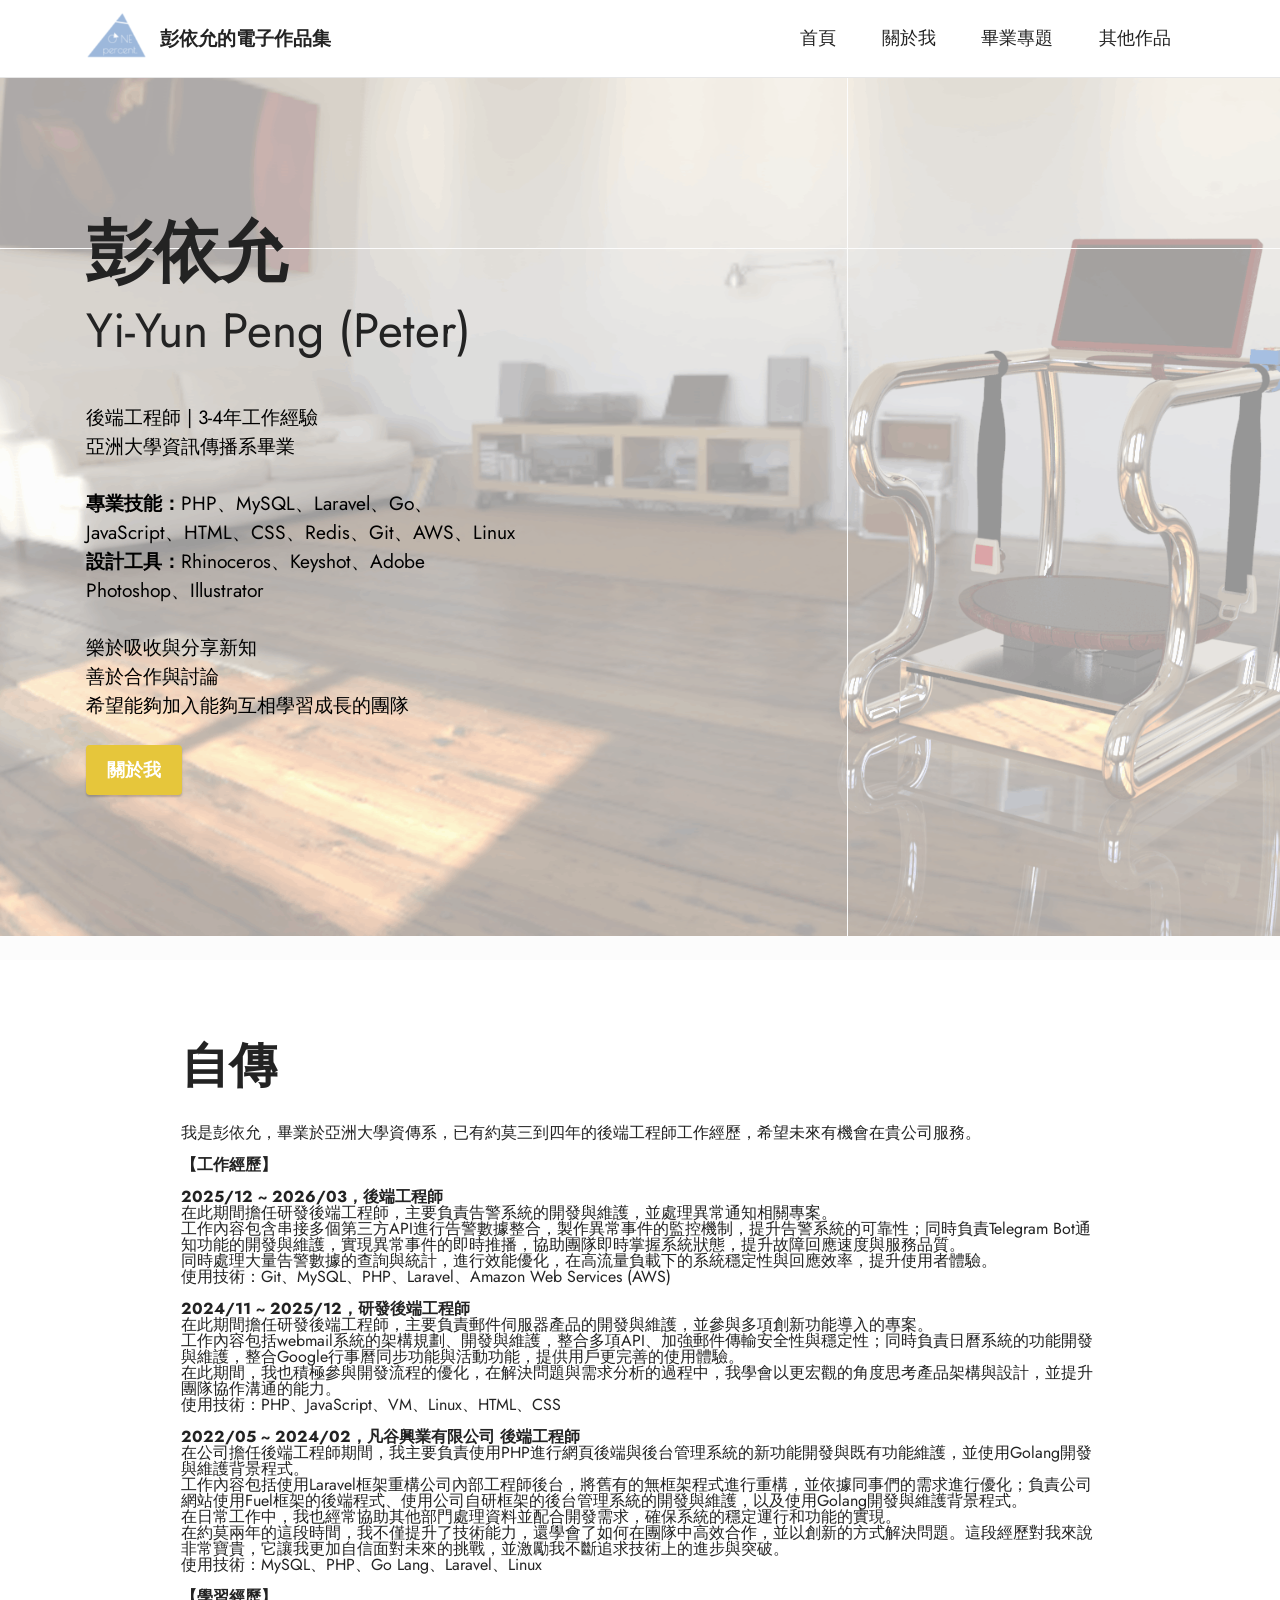
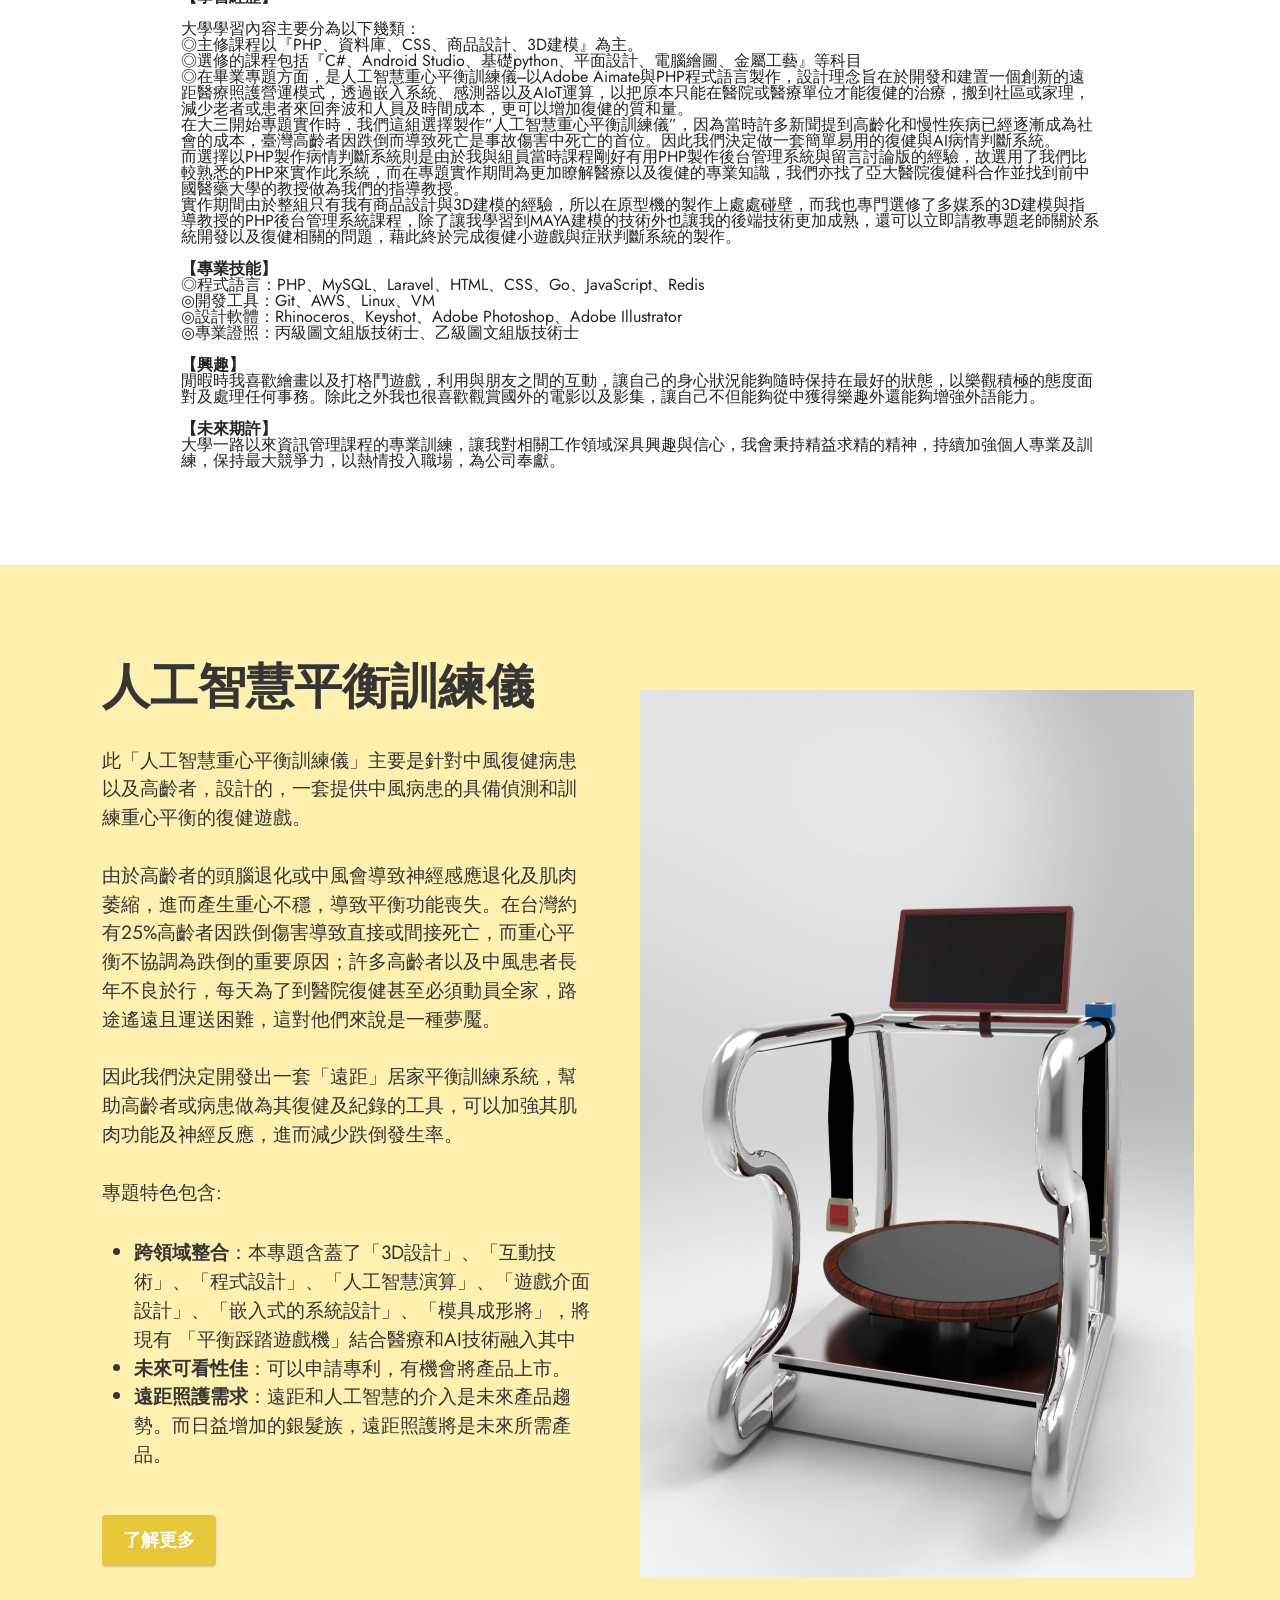
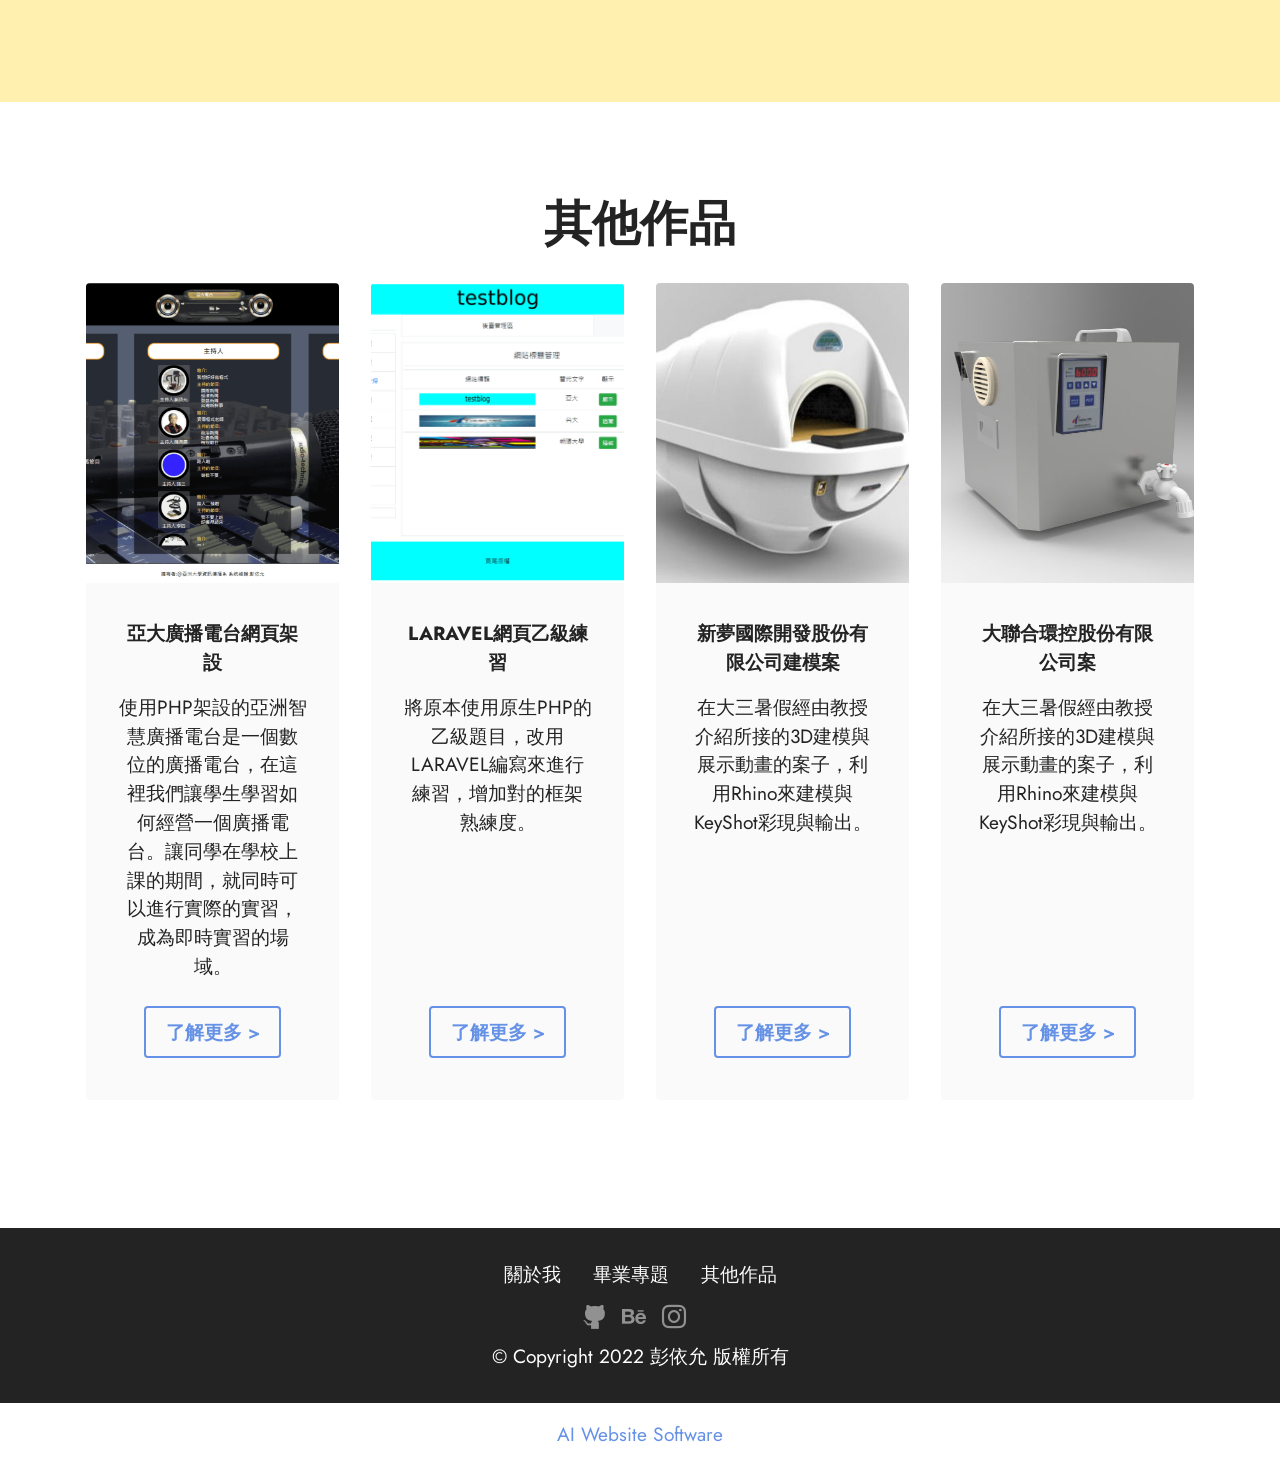
<file: index-old-backup.html>
<!DOCTYPE html>
<html>

<head>
    <!-- Site made with Mobirise Website Builder v5.6.5, https://mobirise.com -->
    <meta charset="UTF-8">
    <meta http-equiv="X-UA-Compatible" content="IE=edge">
    <meta name="generator" content="Mobirise v5.6.5, mobirise.com">
    <meta name="twitter:card" content="summary_large_image" />
    <meta name="twitter:image:src" content>
    <meta property="og:image" content>
    <meta name="twitter:title" content="彭依允的電子作品集">
    <meta name="viewport" content="width=device-width, initial-scale=1, minimum-scale=1">
    <link rel="shortcut icon" href="assets/images/-1-121x121.png" type="image/x-icon">
    <meta name="description" content>

    <title>彭依允的電子作品集</title>
    <link rel="stylesheet" href="assets/web/assets/mobirise-icons2/mobirise2.css">
    <link rel="stylesheet" href="assets/bootstrap/css/bootstrap.min.css">
    <link rel="stylesheet" href="assets/bootstrap/css/bootstrap-grid.min.css">
    <link rel="stylesheet" href="assets/bootstrap/css/bootstrap-reboot.min.css">
    <link rel="stylesheet" href="assets/parallax/jarallax.css">
    <link rel="stylesheet" href="assets/dropdown/css/style.css">
    <link rel="stylesheet" href="assets/socicon/css/styles.css">
    <link rel="stylesheet" href="assets/theme/css/style.css">
    <link rel="preload"
        href="https://fonts.googleapis.com/css?family=Jost:100,200,300,400,500,600,700,800,900,100i,200i,300i,400i,500i,600i,700i,800i,900i&display=swap"
        as="style" onload="this.onload=null;this.rel='stylesheet'">
    <noscript>
        <link rel="stylesheet"
            href="https://fonts.googleapis.com/css?family=Jost:100,200,300,400,500,600,700,800,900,100i,200i,300i,400i,500i,600i,700i,800i,900i&display=swap">
    </noscript>
    <link rel="preload" as="style" href="assets/mobirise/css/mbr-additional.css">
    <link rel="stylesheet" href="assets/mobirise/css/mbr-additional.css" type="text/css">

</head>

<body>

    <section data-bs-version="5.1" class="menu cid-s48OLK6784" once="menu" id="menu1-h">

        <nav class="navbar navbar-dropdown navbar-fixed-top navbar-expand-lg">
            <div class="container">
                <div class="navbar-brand">
                    <span class="navbar-logo">
                        <a href="https://mobiri.se">
                            <img src="assets/images/-1-121x121.png" alt="Mobirise" style="height: 3.8rem;">
                        </a>
                    </span>
                    <span class="navbar-caption-wrap"><a class="navbar-caption text-black display-7"
                            href="https://mobiri.se">彭依允的電子作品集</a></span>
                </div>
                <button class="navbar-toggler" type="button" data-toggle="collapse" data-bs-toggle="collapse"
                    data-target="#navbarSupportedContent" data-bs-target="#navbarSupportedContent"
                    aria-controls="navbarNavAltMarkup" aria-expanded="false" aria-label="Toggle navigation">
                    <div class="hamburger">
                        <span></span>
                        <span></span>
                        <span></span>
                        <span></span>
                    </div>
                </button>
                <div class="collapse navbar-collapse" id="navbarSupportedContent">
                    <ul class="navbar-nav nav-dropdown nav-right" data-app-modern-menu="true">
                        <li class="nav-item"><a class="nav-link link text-black text-primary display-4"
                                href="index.html#header1-k">首頁</a></li>
                        <li class="nav-item"><a class="nav-link link text-black text-primary display-4"
                                href="index.html#content5-n">關於我</a></li>
                        <li class="nav-item"><a class="nav-link link text-black text-primary display-4"
                                href="index.html#features12-p">畢業專題</a></li>
                        <li class="nav-item"><a class="nav-link link text-black text-primary display-4"
                                href="index.html#content3-s">其他作品</a></li>
                    </ul>

                </div>
            </div>
        </nav>

    </section>

    <section data-bs-version="5.1" class="header1 cid-t0YIp9qZBy mbr-fullscreen mbr-parallax-background" id="header1-k">

        <div class="mbr-overlay" style="opacity: 0.6; background-color: rgb(250, 250, 250);"></div>

        <div class="container">
            <div class="row">
                <div class="col-12 col-lg-5">
                    <h1 class="mbr-section-title mbr-fonts-style mb-3 display-1"><strong>彭依允</strong></h1>
                    <h2 class="mbr-section-subtitle mbr-fonts-style mb-3 display-2">
                        Yi-Yun Peng (Peter)</h2>
                    <p class="mbr-text mbr-fonts-style display-7"><br>後端工程師 | 3-4年工作經驗<br>
                        亞洲大學資訊傳播系畢業<br>
                        <br><strong>專業技能：</strong>PHP、MySQL、Laravel、Go、JavaScript、HTML、CSS、Redis、Git、AWS、Linux
                        <br><strong>設計工具：</strong>Rhinoceros、Keyshot、Adobe Photoshop、Illustrator
                        <br><br>樂於吸收與分享新知
                        <br>善於合作與討論
                        <br>希望能夠加入能夠互相學習成長的團隊<br>
                    </p>
                    <div class="mbr-section-btn mt-3"><a class="btn btn-warning display-4"
                            href="index.html#content5-n">關於我</a></div>
                </div>
            </div>
        </div>
    </section>

    <section data-bs-version="5.1" class="content5 cid-t0YR1X8Cwj" id="content5-n">

        <div class="container">
            <div class="row justify-content-center">
                <div class="col-md-12 col-lg-10">
                    <h3 class="mbr-section-title mbr-fonts-style mb-4 display-2">
                        <strong>自傳</strong>
                    </h3>

                    <p class=”mbr-text mbr-fonts-style display-7”>
                        我是彭依允，畢業於亞洲大學資傳系，已有約莫三到四年的後端工程師工作經歷，希望未來有機會在貴公司服務。<br><br>

                        <strong>【工作經歷】</strong><br><br>

                        <strong>2025/12 ~ 2026/03，後端工程師</strong><br>
                        在此期間擔任研發後端工程師，主要負責告警系統的開發與維護，並處理異常通知相關專案。<br>
                        工作內容包含串接多個第三方API進行告警數據整合，製作異常事件的監控機制，提升告警系統的可靠性；同時負責Telegram Bot通知功能的開發與維護，實現異常事件的即時推播，協助團隊即時掌握系統狀態，提升故障回應速度與服務品質。<br>
                        同時處理大量告警數據的查詢與統計，進行效能優化，在高流量負載下的系統穩定性與回應效率，提升使用者體驗。<br>
                        使用技術：Git、MySQL、PHP、Laravel、Amazon Web Services (AWS)<br><br>

                        <strong>2024/11 ~ 2025/12，研發後端工程師</strong><br>
                        在此期間擔任研發後端工程師，主要負責郵件伺服器產品的開發與維護，並參與多項創新功能導入的專案。<br>
                        工作內容包括webmail系統的架構規劃、開發與維護，整合多項API、加強郵件傳輸安全性與穩定性；同時負責日曆系統的功能開發與維護，整合Google行事曆同步功能與活動功能，提供用戶更完善的使用體驗。<br>
                        在此期間，我也積極參與開發流程的優化，在解決問題與需求分析的過程中，我學會以更宏觀的角度思考產品架構與設計，並提升團隊協作溝通的能力。<br>
                        使用技術：PHP、JavaScript、VM、Linux、HTML、CSS<br><br>

                        <strong>2022/05 ~ 2024/02，凡谷興業有限公司 後端工程師</strong><br>
                        在公司擔任後端工程師期間，我主要負責使用PHP進行網頁後端與後台管理系統的新功能開發與既有功能維護，並使用Golang開發與維護背景程式。<br>
                        工作內容包括使用Laravel框架重構公司內部工程師後台，將舊有的無框架程式進行重構，並依據同事們的需求進行優化；負責公司網站使用Fuel框架的後端程式、使用公司自研框架的後台管理系統的開發與維護，以及使用Golang開發與維護背景程式。<br>
                        在日常工作中，我也經常協助其他部門處理資料並配合開發需求，確保系統的穩定運行和功能的實現。<br>
                        在約莫兩年的這段時間，我不僅提升了技術能力，還學會了如何在團隊中高效合作，並以創新的方式解決問題。這段經歷對我來說非常寶貴，它讓我更加自信面對未來的挑戰，並激勵我不斷追求技術上的進步與突破。<br>
                        使用技術：MySQL、PHP、Go Lang、Laravel、Linux<br><br>

                        <strong>【學習經歷】</strong><br><br>
                        大學學習內容主要分為以下幾類：<br>
                        ◎主修課程以『PHP、資料庫、CSS、商品設計、3D建模』為主。<br>
                        ◎選修的課程包括『C#、Android Studio、基礎python、平面設計、電腦繪圖、金屬工藝』等科目<br>
                        ◎在畢業專題方面，是人工智慧重心平衡訓練儀---以Adobe Aimate與PHP程式語言製作，設計理念旨在於開發和建置一個創新的遠距醫療照護營運模式，透過嵌入系統、感測器以及AIoT運算，以把原本只能在醫院或醫療單位才能復健的治療，搬到社區或家理，減少老者或患者來回奔波和人員及時間成本，更可以增加復健的質和量。<br>
                        在大三開始專題實作時，我們這組選擇製作”人工智慧重心平衡訓練儀”，因為當時許多新聞提到高齡化和慢性疾病已經逐漸成為社會的成本，臺灣高齡者因跌倒而導致死亡是事故傷害中死亡的首位。因此我們決定做一套簡單易用的復健與AI病情判斷系統。<br>
                        而選擇以PHP製作病情判斷系統則是由於我與組員當時課程剛好有用PHP製作後台管理系統與留言討論版的經驗，故選用了我們比較熟悉的PHP來實作此系統，而在專題實作期間為更加瞭解醫療以及復健的專業知識，我們亦找了亞大醫院復健科合作並找到前中國醫藥大學的教授做為我們的指導教授。<br>
                        實作期間由於整組只有我有商品設計與3D建模的經驗，所以在原型機的製作上處處碰壁，而我也專門選修了多媒系的3D建模與指導教授的PHP後台管理系統課程，除了讓我學習到MAYA建模的技術外也讓我的後端技術更加成熟，還可以立即請教專題老師關於系統開發以及復健相關的問題，藉此終於完成復健小遊戲與症狀判斷系統的製作。<br><br>

                        <strong>【專業技能】</strong><br>
                        ◎程式語言：PHP、MySQL、Laravel、HTML、CSS、Go、JavaScript、Redis<br>
                        ◎開發工具：Git、AWS、Linux、VM<br>
                        ◎設計軟體：Rhinoceros、Keyshot、Adobe Photoshop、Adobe Illustrator<br>
                        ◎專業證照：丙級圖文組版技術士、乙級圖文組版技術士<br><br>

                        <strong>【興趣】</strong><br>
                        閒暇時我喜歡繪畫以及打格鬥遊戲，利用與朋友之間的互動，讓自己的身心狀況能夠隨時保持在最好的狀態，以樂觀積極的態度面對及處理任何事務。除此之外我也很喜歡觀賞國外的電影以及影集，讓自己不但能夠從中獲得樂趣外還能夠增強外語能力。<br><br>

                        <strong>【未來期許】</strong><br>
                        大學一路以來資訊管理課程的專業訓練，讓我對相關工作領域深具興趣與信心，我會秉持精益求精的精神，持續加強個人專業及訓練，保持最大競爭力，以熱情投入職場，為公司奉獻。<a
                            href=”https://drive.google.com/drive/folders/1xOjzeq3d7igdJlAGu5SQFGHxq81DBM6q?usp＝sharing”
                            class=”text-black” target=”_blank”><br></a>
                    </p>
                </div>
            </div>
        </div>
    </section>

    <section data-bs-version="5.1" class="features11 cid-t14aGLSlzx" id="features12-p">

        <div class="container">
            <div class="m-0 row align-items-center">
                <div class="col-12 col-lg">
                    <div class="card-wrapper">
                        <div class="card-box">
                            <h4 class="card-title mbr-fonts-style mb-4 display-2"><strong>人工智慧平衡訓練儀</strong>
                            </h4>
                            <p class="mbr-text mbr-fonts-style mb-4 display-7">
                                此「人工智慧重心平衡訓練儀」主要是針對中風復健病患以及高齡者，設計的，一套提供中風病患的具備偵測和訓練重心平衡的復健遊戲。<br><br>由於高齡者的頭腦退化或中風會導致神經感應退化及肌肉萎縮，進而產生重心不穩，導致平衡功能喪失。在台灣約有25%高齡者因跌倒傷害導致直接或間接死亡，而重心平衡不協調為跌倒的重要原因；許多高齡者以及中風患者長年不良於行，每天為了到醫院復健甚至必須動員全家，路途遙遠且運送困難，這對他們來說是一種夢魘。
                                <br>
                                <br>因此我們決定開發出一套「遠距」居家平衡訓練系統，幫助高齡者或病患做為其復健及紀錄的工具，可以加強其肌肉功能及神經反應，進而減少跌倒發生率。<br><br>專題特色包含:
                            </p>
                            <div class="mbr-text mbr-fonts-style counter-container display-7">
                                <ul>
                                    <li><span
                                            style="font-size: 1.2rem;"><strong>跨領域整合</strong>：本專題含蓋了「3D設計」、「互動技術」、「程式設計」、「</span>人工智慧演算」、「遊戲介面設計」、「嵌入式的系統設計」、<span
                                            style="font-size: 1.2rem;">「模具成形將」，將現有
                                            「平衡踩踏遊戲機」結合醫療和AI技術融入其中</span></li>
                                    <li><span style="font-size: 1.2rem;"><strong>未來可看性佳</strong>：可以申請專利，有機會將產品上市。</span>
                                    </li>
                                    <li><strong>遠距照護需求</strong>：遠距和人工智慧的介入是未來產品趨勢。而日益增加的銀髮族，遠距照護將是未來所需產品。</li>
                                </ul>
                            </div>
                            <div class="mbr-section-btn mb-4"><a class="btn btn-warning display-4"
                                    href="https://caseprofile.asia.edu.tw/%E5%BB%BA%E7%BD%AE%E5%85%B7%E4%BA%BA%E5%B7%A5%E6%99%BA%E6%85%A7%E7%9A%84%E4%B8%AD%E9%A2%A8%E5%BE%A9%E5%BB%BA%E5%8F%8A%E9%AB%98%E9%BD%A1%E8%80%85%E9%87%8D%E5%BF%83%E8%A8%93%E7%B7%B4%E5%B9%B3%E8%A1%A1/"
                                    target="_blank">了解更多</a></div>
                        </div>
                    </div>
                </div>
                <div class="p-0 col-12 col-lg-6 md-pb">
                    <div class="image-wrapper">
                        <img src="assets/images/newbox3.12-1288x2061.jpeg" alt="Mobirise Website Builder">
                    </div>
                </div>
            </div>
        </div>
    </section>

    <section data-bs-version="5.1" class="content3 cid-t1gC29zJWy" id="content3-s">

        <div class="container">
            <div class="mbr-section-head">
                <h4 class="mbr-section-title mbr-fonts-style align-center mb-0 display-2"><strong>其他作品</strong></h4>

            </div>
            <div class="row mt-4">
                <div class="item features-image сol-12 col-md-6 col-lg-3 active">
                    <div class="item-wrapper">
                        <div class="item-img">
                            <img src="assets/images/2021-07-22-155001-838x472.png" alt="Mobirise Website Builder" title
                                data-slide-to="0" data-bs-slide-to="0">
                        </div>
                        <div class="item-content">

                            <h6 class="item-subtitle mbr-fonts-style mt-1 display-7"><strong>亞大廣播電台網頁架設</strong></h6>
                            <p class="mbr-text mbr-fonts-style mt-3 display-7">
                                使用PHP架設的亞洲智慧廣播電台是一個數位的廣播電台，在這裡我們讓學生學習如何經營一個廣播電台。讓同學在學校上課的期間，就同時可以進行實際的實習，成為即時實習的場域。</p>
                        </div>
                        <div class="mbr-section-btn item-footer mt-2"><a href="https://github.com/wpeter1999/AsiaRadio"
                                class="btn item-btn btn-primary-outline display-7" target="_blank">了解更多 &gt;</a></div>
                    </div>
                </div>
                <div class="item features-image сol-12 col-md-6 col-lg-3">
                    <div class="item-wrapper">
                        <div class="item-img">
                            <img src="assets/images/unknown-816x625.png" alt="Mobirise Website Builder" title
                                data-slide-to="1" data-bs-slide-to="1">
                        </div>
                        <div class="item-content">

                            <h6 class="item-subtitle mbr-fonts-style mt-1 display-7"><strong>LARAVEL網頁乙級練習</strong></h6>
                            <p class="mbr-text mbr-fonts-style mt-3 display-7">
                                將原本使用原生PHP的乙級題目，改用LARAVEL編寫來進行練習，增加對的框架熟練度。</p>
                        </div>
                        <div class="mbr-section-btn item-footer mt-2"><a href="https://github.com/wpeter1999/testblog"
                                class="btn item-btn btn-primary-outline display-7" target="_blank">了解更多 &gt;</a></div>
                    </div>
                </div>
                <div class="item features-image сol-12 col-md-6 col-lg-3">
                    <div class="item-wrapper">
                        <div class="item-img">
                            <img src="assets/images/0.27-669x376.jpg" alt="Mobirise Website Builder" title
                                data-slide-to="2" data-bs-slide-to="2">
                        </div>
                        <div class="item-content">

                            <h6 class="item-subtitle mbr-fonts-style mt-1 display-7"><strong>新夢國際開發股份有限公司建模案</strong>
                            </h6>
                            <p class="mbr-text mbr-fonts-style mt-3 display-7">
                                在大三暑假經由教授介紹所接的3D建模與展示動畫的案子，利用Rhino來建模與KeyShot彩現與輸出。<br>
                            </p>
                        </div>
                        <div class="mbr-section-btn item-footer mt-2"><a
                                href="https://www.behance.net/gallery/140298049/_"
                                class="btn item-btn btn-primary-outline display-7" target="_blank">了解更多 &gt;</a></div>
                    </div>
                </div>
                <div class="item features-image сol-12 col-md-6 col-lg-3">
                    <div class="item-wrapper">
                        <div class="item-img">
                            <img src="assets/images/pcfhocl-816x577.jpg" alt="Mobirise Website Builder" title
                                data-slide-to="3" data-bs-slide-to="3">
                        </div>
                        <div class="item-content">

                            <h6 class="item-subtitle mbr-fonts-style mt-1 display-7"><strong>大聯合環控股份有限公司案</strong></h6>
                            <p class="mbr-text mbr-fonts-style mt-3 display-7">
                                在大三暑假經由教授介紹所接的3D建模與展示動畫的案子，利用Rhino來建模與KeyShot彩現與輸出。</p>
                        </div>
                        <div class="mbr-section-btn item-footer mt-2"><a
                                href="https://www.behance.net/gallery/140245865/_"
                                class="btn item-btn btn-primary-outline display-7" target="_blank">了解更多 &gt;</a></div>
                    </div>
                </div>

            </div>
        </div>
    </section>

    <section data-bs-version="5.1" class="footer3 cid-t3C0zUxcIJ" once="footers" id="footer3-14">

        <div class="container">
            <div class="media-container-row align-center mbr-white">
                <div class="row row-links">
                    <ul class="foot-menu">

                        <li class="foot-menu-item mbr-fonts-style display-7"><a href="index.html#content5-n"
                                class="text-white">關於我</a></li>
                        <li class="foot-menu-item mbr-fonts-style display-7"><a href="index.html#features12-p"
                                class="text-white">畢業專題</a><br></li>
                        <li class="foot-menu-item mbr-fonts-style display-7"><a href="index.html#content3-s"
                                class="text-white">其他作品</a></li>
                    </ul>
                </div>
                <div class="row social-row">
                    <div class="social-list align-right pb-2">

                        <div class="soc-item">
                            <a href="https://github.com/wpeter1999" target="_blank">
                                <span class="mbr-iconfont mbr-iconfont-social socicon-github socicon"></span>
                            </a>
                        </div>
                        <div class="soc-item">
                            <a href="https://www.behance.net/wpeter1999/" target="_blank">
                                <span class="mbr-iconfont mbr-iconfont-social socicon-behance socicon"></span>
                            </a>
                        </div>
                        <div class="soc-item">
                            <a href="https://www.instagram.com/wpeter.tw/" target="_blank">
                                <span class="mbr-iconfont mbr-iconfont-social socicon-instagram socicon"></span>
                            </a>
                        </div>
                    </div>
                </div>
                <div class="row row-copirayt">
                    <p class="mbr-text mb-0 mbr-fonts-style mbr-white align-center display-7">
                        © Copyright 2022 彭依允 版權所有
                    </p>
                </div>
            </div>
        </div>
    </section>
    <section class="display-7"
        style="padding: 0;align-items: center;justify-content: center;flex-wrap: wrap;    align-content: center;display: flex;position: relative;height: 4rem;">
        <a href="https://mobiri.se/2468681"
            style="flex: 1 1;height: 4rem;position: absolute;width: 100%;z-index: 1;"><img alt style="height: 4rem;"
                src="[data-uri]"></a>
        <p style="margin: 0;text-align: center;" class="display-7">&#8204;</p><a style="z-index:1"
            href="https://mobirise.com/builder/ai-website-builder.html">AI
            Website Software</a>
    </section>
    <script src="assets/bootstrap/js/bootstrap.bundle.min.js"></script>
    <script src="assets/parallax/jarallax.js"></script>
    <script src="assets/smoothscroll/smooth-scroll.js"></script>
    <script src="assets/ytplayer/index.js"></script>
    <script src="assets/dropdown/js/navbar-dropdown.js"></script>
    <script src="assets/theme/js/script.js"></script>

    <div id="scrollToTop" class="scrollToTop mbr-arrow-up"><a style="text-align: center;"><i
                class="mbr-arrow-up-icon mbr-arrow-up-icon-cm cm-icon cm-icon-smallarrow-up"></i></a></div>
</body>

</html>
</file>
<file: assets/web/assets/mobirise-icons2/mobirise2.css>
@font-face {
  font-family: 'Moririse2';
  font-display: swap;
  src:  url('mobirise2.eot?f2bix4');
  src:  url('mobirise2.eot?f2bix4#iefix') format('embedded-opentype'),
    url('mobirise2.ttf?f2bix4') format('truetype'),
    url('mobirise2.woff?f2bix4') format('woff'),
    url('mobirise2.svg?f2bix4#mobirise2') format('svg');
  font-weight: normal;
  font-style: normal;
}

[class^="mobi-"], [class*=" mobi-"] {
  /* use !important to prevent issues with browser extensions that change fonts */
  font-family: 'Moririse2' !important;
  speak: none;
  font-style: normal;
  font-weight: normal;
  font-variant: normal;
  text-transform: none;
  line-height: 1;

  /* Better Font Rendering =========== */
  -webkit-font-smoothing: antialiased;
  -moz-osx-font-smoothing: grayscale;
}

.mobi-mbri-add-submenu:before {
  content: "\e900";
}
.mobi-mbri-alert:before {
  content: "\e901";
}
.mobi-mbri-align-center:before {
  content: "\e902";
}
.mobi-mbri-align-justify:before {
  content: "\e903";
}
.mobi-mbri-align-left:before {
  content: "\e904";
}
.mobi-mbri-align-right:before {
  content: "\e905";
}
.mobi-mbri-android:before {
  content: "\e906";
}
.mobi-mbri-apple:before {
  content: "\e907";
}
.mobi-mbri-arrow-down:before {
  content: "\e908";
}
.mobi-mbri-arrow-next:before {
  content: "\e909";
}
.mobi-mbri-arrow-prev:before {
  content: "\e90a";
}
.mobi-mbri-arrow-up:before {
  content: "\e90b";
}
.mobi-mbri-bold:before {
  content: "\e90c";
}
.mobi-mbri-bookmark:before {
  content: "\e90d";
}
.mobi-mbri-bootstrap:before {
  content: "\e90e";
}
.mobi-mbri-briefcase:before {
  content: "\e90f";
}
.mobi-mbri-browse:before {
  content: "\e910";
}
.mobi-mbri-bulleted-list:before {
  content: "\e911";
}
.mobi-mbri-calendar:before {
  content: "\e912";
}
.mobi-mbri-camera:before {
  content: "\e913";
}
.mobi-mbri-cart-add:before {
  content: "\e914";
}
.mobi-mbri-cart-full:before {
  content: "\e915";
}
.mobi-mbri-cash:before {
  content: "\e916";
}
.mobi-mbri-change-style:before {
  content: "\e917";
}
.mobi-mbri-chat:before {
  content: "\e918";
}
.mobi-mbri-clock:before {
  content: "\e919";
}
.mobi-mbri-close:before {
  content: "\e91a";
}
.mobi-mbri-cloud:before {
  content: "\e91b";
}
.mobi-mbri-code:before {
  content: "\e91c";
}
.mobi-mbri-contact-form:before {
  content: "\e91d";
}
.mobi-mbri-credit-card:before {
  content: "\e91e";
}
.mobi-mbri-cursor-click:before {
  content: "\e91f";
}
.mobi-mbri-cust-feedback:before {
  content: "\e920";
}
.mobi-mbri-database:before {
  content: "\e921";
}
.mobi-mbri-delivery:before {
  content: "\e922";
}
.mobi-mbri-desktop:before {
  content: "\e923";
}
.mobi-mbri-devices:before {
  content: "\e924";
}
.mobi-mbri-down:before {
  content: "\e925";
}
.mobi-mbri-download-2:before {
  content: "\e926";
}
.mobi-mbri-download:before {
  content: "\e927";
}
.mobi-mbri-drag-n-drop-2:before {
  content: "\e928";
}
.mobi-mbri-drag-n-drop:before {
  content: "\e929";
}
.mobi-mbri-edit-2:before {
  content: "\e92a";
}
.mobi-mbri-edit:before {
  content: "\e92b";
}
.mobi-mbri-error:before {
  content: "\e92c";
}
.mobi-mbri-extension:before {
  content: "\e92d";
}
.mobi-mbri-features:before {
  content: "\e92e";
}
.mobi-mbri-file:before {
  content: "\e92f";
}
.mobi-mbri-flag:before {
  content: "\e930";
}
.mobi-mbri-folder:before {
  content: "\e931";
}
.mobi-mbri-gift:before {
  content: "\e932";
}
.mobi-mbri-github:before {
  content: "\e933";
}
.mobi-mbri-globe-2:before {
  content: "\e934";
}
.mobi-mbri-globe:before {
  content: "\e935";
}
.mobi-mbri-growing-chart:before {
  content: "\e936";
}
.mobi-mbri-hearth:before {
  content: "\e937";
}
.mobi-mbri-help:before {
  content: "\e938";
}
.mobi-mbri-home:before {
  content: "\e939";
}
.mobi-mbri-hot-cup:before {
  content: "\e93a";
}
.mobi-mbri-idea:before {
  content: "\e93b";
}
.mobi-mbri-image-gallery:before {
  content: "\e93c";
}
.mobi-mbri-image-slider:before {
  content: "\e93d";
}
.mobi-mbri-info:before {
  content: "\e93e";
}
.mobi-mbri-italic:before {
  content: "\e93f";
}
.mobi-mbri-key:before {
  content: "\e940";
}
.mobi-mbri-laptop:before {
  content: "\e941";
}
.mobi-mbri-layers:before {
  content: "\e942";
}
.mobi-mbri-left-right:before {
  content: "\e943";
}
.mobi-mbri-left:before {
  content: "\e944";
}
.mobi-mbri-letter:before {
  content: "\e945";
}
.mobi-mbri-like:before {
  content: "\e946";
}
.mobi-mbri-link:before {
  content: "\e947";
}
.mobi-mbri-lock:before {
  content: "\e948";
}
.mobi-mbri-login:before {
  content: "\e949";
}
.mobi-mbri-logout:before {
  content: "\e94a";
}
.mobi-mbri-magic-stick:before {
  content: "\e94b";
}
.mobi-mbri-map-pin:before {
  content: "\e94c";
}
.mobi-mbri-menu:before {
  content: "\e94d";
}
.mobi-mbri-mobile-2:before {
  content: "\e94e";
}
.mobi-mbri-mobile-horizontal:before {
  content: "\e94f";
}
.mobi-mbri-mobile:before {
  content: "\e950";
}
.mobi-mbri-mobirise:before {
  content: "\e951";
}
.mobi-mbri-more-horizontal:before {
  content: "\e952";
}
.mobi-mbri-more-vertical:before {
  content: "\e953";
}
.mobi-mbri-music:before {
  content: "\e954";
}
.mobi-mbri-new-file:before {
  content: "\e955";
}
.mobi-mbri-numbered-list:before {
  content: "\e956";
}
.mobi-mbri-opened-folder:before {
  content: "\e957";
}
.mobi-mbri-pages:before {
  content: "\e958";
}
.mobi-mbri-paper-plane:before {
  content: "\e959";
}
.mobi-mbri-paperclip:before {
  content: "\e95a";
}
.mobi-mbri-phone:before {
  content: "\e95b";
}
.mobi-mbri-photo:before {
  content: "\e95c";
}
.mobi-mbri-photos:before {
  content: "\e95d";
}
.mobi-mbri-pin:before {
  content: "\e95e";
}
.mobi-mbri-play:before {
  content: "\e95f";
}
.mobi-mbri-plus:before {
  content: "\e960";
}
.mobi-mbri-preview:before {
  content: "\e961";
}
.mobi-mbri-print:before {
  content: "\e962";
}
.mobi-mbri-protect:before {
  content: "\e963";
}
.mobi-mbri-question:before {
  content: "\e964";
}
.mobi-mbri-quote-left:before {
  content: "\e965";
}
.mobi-mbri-quote-right:before {
  content: "\e966";
}
.mobi-mbri-redo:before {
  content: "\e967";
}
.mobi-mbri-refresh:before {
  content: "\e968";
}
.mobi-mbri-responsive-2:before {
  content: "\e969";
}
.mobi-mbri-responsive:before {
  content: "\e96a";
}
.mobi-mbri-right:before {
  content: "\e96b";
}
.mobi-mbri-rocket:before {
  content: "\e96c";
}
.mobi-mbri-sad-face:before {
  content: "\e96d";
}
.mobi-mbri-sale:before {
  content: "\e96e";
}
.mobi-mbri-save:before {
  content: "\e96f";
}
.mobi-mbri-search:before {
  content: "\e970";
}
.mobi-mbri-setting-2:before {
  content: "\e971";
}
.mobi-mbri-setting-3:before {
  content: "\e972";
}
.mobi-mbri-setting:before {
  content: "\e973";
}
.mobi-mbri-share:before {
  content: "\e974";
}
.mobi-mbri-shopping-bag:before {
  content: "\e975";
}
.mobi-mbri-shopping-basket:before {
  content: "\e976";
}
.mobi-mbri-shopping-cart:before {
  content: "\e977";
}
.mobi-mbri-sites:before {
  content: "\e978";
}
.mobi-mbri-smile-face:before {
  content: "\e979";
}
.mobi-mbri-speed:before {
  content: "\e97a";
}
.mobi-mbri-star:before {
  content: "\e97b";
}
.mobi-mbri-success:before {
  content: "\e97c";
}
.mobi-mbri-sun:before {
  content: "\e97d";
}
.mobi-mbri-sun2:before {
  content: "\e97e";
}
.mobi-mbri-tablet-vertical:before {
  content: "\e97f";
}
.mobi-mbri-tablet:before {
  content: "\e980";
}
.mobi-mbri-target:before {
  content: "\e981";
}
.mobi-mbri-timer:before {
  content: "\e982";
}
.mobi-mbri-to-ftp:before {
  content: "\e983";
}
.mobi-mbri-to-local-drive:before {
  content: "\e984";
}
.mobi-mbri-touch-swipe:before {
  content: "\e985";
}
.mobi-mbri-touch:before {
  content: "\e986";
}
.mobi-mbri-trash:before {
  content: "\e987";
}
.mobi-mbri-underline:before {
  content: "\e988";
}
.mobi-mbri-undo:before {
  content: "\e989";
}
.mobi-mbri-unlink:before {
  content: "\e98a";
}
.mobi-mbri-unlock:before {
  content: "\e98b";
}
.mobi-mbri-up-down:before {
  content: "\e98c";
}
.mobi-mbri-up:before {
  content: "\e98d";
}
.mobi-mbri-update:before {
  content: "\e98e";
}
.mobi-mbri-upload-2:before {
  content: "\e98f";
}
.mobi-mbri-upload:before {
  content: "\e990";
}
.mobi-mbri-user-2:before {
  content: "\e991";
}
.mobi-mbri-user:before {
  content: "\e992";
}
.mobi-mbri-users:before {
  content: "\e993";
}
.mobi-mbri-video-play:before {
  content: "\e994";
}
.mobi-mbri-video:before {
  content: "\e995";
}
.mobi-mbri-watch:before {
  content: "\e996";
}
.mobi-mbri-website-theme-2:before {
  content: "\e997";
}
.mobi-mbri-website-theme:before {
  content: "\e998";
}
.mobi-mbri-wifi:before {
  content: "\e999";
}
.mobi-mbri-windows:before {
  content: "\e99a";
}
.mobi-mbri-zoom-in:before {
  content: "\e99b";
}
.mobi-mbri-zoom-out:before {
  content: "\e99c";
}
</file>
<file: assets/parallax/jarallax.css>
.jarallax {
    position: relative;
    z-index: 0;
}
.jarallax > .jarallax-img {
    position: absolute;
    object-fit: cover;
    /* support for plugin https://github.com/bfred-it/object-fit-images */
    font-family: 'object-fit: cover;';
    top: 0;
    left: 0;
    width: 100%;
    height: 100%;
    z-index: -1;
}
</file>
<file: assets/dropdown/css/style.css>
.navbar-dropdown {
  left: 0;
  padding: 0;
  position: absolute;
  right: 0;
  top: 0;
  transition: all 0.45s ease;
  z-index: 1030;
  background: #282828; }
  .navbar-dropdown .navbar-logo {
    margin-right: 0.8rem;
    transition: margin 0.3s ease-in-out;
    vertical-align: middle; }
    .navbar-dropdown .navbar-logo img {
      height: 3.125rem;
      transition: all 0.3s ease-in-out; }
    .navbar-dropdown .navbar-logo.mbr-iconfont {
      font-size: 3.125rem;
      line-height: 3.125rem; }
  .navbar-dropdown .navbar-caption {
    font-weight: 700;
    white-space: normal;
    vertical-align: -4px;
    line-height: 3.125rem !important; }
    .navbar-dropdown .navbar-caption, .navbar-dropdown .navbar-caption:hover {
      color: inherit;
      text-decoration: none; }
  .navbar-dropdown .mbr-iconfont + .navbar-caption {
    vertical-align: -1px; }
  .navbar-dropdown.navbar-fixed-top {
    position: fixed; }
  .navbar-dropdown .navbar-brand span {
    vertical-align: -4px; }
  .navbar-dropdown.bg-color.transparent {
    background: none; }
  .navbar-dropdown.navbar-short .navbar-brand {
    padding: 0.625rem 0; }
    .navbar-dropdown.navbar-short .navbar-brand span {
      vertical-align: -1px; }
  .navbar-dropdown.navbar-short .navbar-caption {
    line-height: 2.375rem !important;
    vertical-align: -2px; }
  .navbar-dropdown.navbar-short .navbar-logo {
    margin-right: 0.5rem; }
    .navbar-dropdown.navbar-short .navbar-logo img {
      height: 2.375rem; }
    .navbar-dropdown.navbar-short .navbar-logo.mbr-iconfont {
      font-size: 2.375rem;
      line-height: 2.375rem; }
  .navbar-dropdown.navbar-short .mbr-table-cell {
    height: 3.625rem; }
  .navbar-dropdown .navbar-close {
    left: 0.6875rem;
    position: fixed;
    top: 0.75rem;
    z-index: 1000; }
  .navbar-dropdown .hamburger-icon {
    content: "";
    display: inline-block;
    vertical-align: middle;
    width: 16px;
    -webkit-box-shadow: 0 -6px 0 1px #282828,0 0 0 1px #282828,0 6px 0 1px #282828;
    -moz-box-shadow: 0 -6px 0 1px #282828,0 0 0 1px #282828,0 6px 0 1px #282828;
    box-shadow: 0 -6px 0 1px #282828,0 0 0 1px #282828,0 6px 0 1px #282828; }

.dropdown-menu .dropdown-toggle[data-toggle="dropdown-submenu"]::after {
  border-bottom: 0.35em solid transparent;
  border-left: 0.35em solid;
  border-right: 0;
  border-top: 0.35em solid transparent;
  margin-left: 0.3rem; }

.dropdown-menu .dropdown-item:focus {
  outline: 0; }

.nav-dropdown {
  font-size: 0.75rem;
  font-weight: 500;
  height: auto !important; }
  .nav-dropdown .nav-btn {
    padding-left: 1rem; }
  .nav-dropdown .link {
    margin: .667em 1.667em;
    font-weight: 500;
    padding: 0;
    transition: color .2s ease-in-out; }
    .nav-dropdown .link.dropdown-toggle {
      margin-right: 2.583em; }
      .nav-dropdown .link.dropdown-toggle::after {
        margin-left: .25rem;
        border-top: 0.35em solid;
        border-right: 0.35em solid transparent;
        border-left: 0.35em solid transparent;
        border-bottom: 0; }
      .nav-dropdown .link.dropdown-toggle[aria-expanded="true"] {
        margin: 0;
        padding: 0.667em 3.263em  0.667em 1.667em; }
  .nav-dropdown .link::after,
  .nav-dropdown .dropdown-item::after {
    color: inherit; }
  .nav-dropdown .btn {
    font-size: 0.75rem;
    font-weight: 700;
    letter-spacing: 0;
    margin-bottom: 0;
    padding-left: 1.25rem;
    padding-right: 1.25rem; }
  .nav-dropdown .dropdown-menu {
    border-radius: 0;
    border: 0;
    left: 0;
    margin: 0;
    padding-bottom: 1.25rem;
    padding-top: 1.25rem;
    position: relative; }
  .nav-dropdown .dropdown-submenu {
    margin-left: 0.125rem;
    top: 0; }
  .nav-dropdown .dropdown-item {
    font-weight: 500;
    line-height: 2;
    padding: 0.3846em 4.615em 0.3846em 1.5385em;
    position: relative;
    transition: color .2s ease-in-out, background-color .2s ease-in-out; }
    .nav-dropdown .dropdown-item::after {
      margin-top: -0.3077em;
      position: absolute;
      right: 1.1538em;
      top: 50%; }
    .nav-dropdown .dropdown-item:focus, .nav-dropdown .dropdown-item:hover {
      background: none; }

@media (max-width: 767px) {
  .nav-dropdown.navbar-toggleable-sm {
    bottom: 0;
    display: none;
    left: 0;
    overflow-x: hidden;
    position: fixed;
    top: 0;
    transform: translateX(-100%);
    -ms-transform: translateX(-100%);
    -webkit-transform: translateX(-100%);
    width: 18.75rem;
    z-index: 999; } }
.nav-dropdown.navbar-toggleable-xl {
  bottom: 0;
  display: none;
  left: 0;
  overflow-x: hidden;
  position: fixed;
  top: 0;
  transform: translateX(-100%);
  -ms-transform: translateX(-100%);
  -webkit-transform: translateX(-100%);
  width: 18.75rem;
  z-index: 999; }

.nav-dropdown-sm {
  display: block !important;
  overflow-x: hidden;
  overflow: auto;
  padding-top: 3.875rem; }
  .nav-dropdown-sm::after {
    content: "";
    display: block;
    height: 3rem;
    width: 100%; }
  .nav-dropdown-sm.collapse.in ~ .navbar-close {
    display: block !important; }
  .nav-dropdown-sm.collapsing, .nav-dropdown-sm.collapse.in {
    transform: translateX(0);
    -ms-transform: translateX(0);
    -webkit-transform: translateX(0);
    transition: all 0.25s ease-out;
    -webkit-transition: all 0.25s ease-out;
    background: #282828; }
  .nav-dropdown-sm.collapsing[aria-expanded="false"] {
    transform: translateX(-100%);
    -ms-transform: translateX(-100%);
    -webkit-transform: translateX(-100%); }
  .nav-dropdown-sm .nav-item {
    display: block;
    margin-left: 0 !important;
    padding-left: 0; }
  .nav-dropdown-sm .link,
  .nav-dropdown-sm .dropdown-item {
    border-top: 1px dotted rgba(255, 255, 255, 0.1);
    font-size: 0.8125rem;
    line-height: 1.6;
    margin: 0 !important;
    padding: 0.875rem 2.4rem 0.875rem 1.5625rem !important;
    position: relative;
    white-space: normal; }
    .nav-dropdown-sm .link:focus, .nav-dropdown-sm .link:hover,
    .nav-dropdown-sm .dropdown-item:focus,
    .nav-dropdown-sm .dropdown-item:hover {
      background: rgba(0, 0, 0, 0.2) !important;
      color: #c0a375; }
  .nav-dropdown-sm .nav-btn {
    position: relative;
    padding: 1.5625rem 1.5625rem 0 1.5625rem; }
    .nav-dropdown-sm .nav-btn::before {
      border-top: 1px dotted rgba(255, 255, 255, 0.1);
      content: "";
      left: 0;
      position: absolute;
      top: 0;
      width: 100%; }
    .nav-dropdown-sm .nav-btn + .nav-btn {
      padding-top: 0.625rem; }
      .nav-dropdown-sm .nav-btn + .nav-btn::before {
        display: none; }
  .nav-dropdown-sm .btn {
    padding: 0.625rem 0; }
  .nav-dropdown-sm .dropdown-toggle[data-toggle="dropdown-submenu"]::after {
    margin-left: .25rem;
    border-top: 0.35em solid;
    border-right: 0.35em solid transparent;
    border-left: 0.35em solid transparent;
    border-bottom: 0; }
  .nav-dropdown-sm .dropdown-toggle[data-toggle="dropdown-submenu"][aria-expanded="true"]::after {
    border-top: 0;
    border-right: 0.35em solid transparent;
    border-left: 0.35em solid transparent;
    border-bottom: 0.35em solid; }
  .nav-dropdown-sm .dropdown-menu {
    margin: 0;
    padding: 0;
    position: relative;
    top: 0;
    left: 0;
    width: 100%;
    border: 0;
    float: none;
    border-radius: 0;
    background: none; }
  .nav-dropdown-sm .dropdown-submenu {
    left: 100%;
    margin-left: 0.125rem;
    margin-top: -1.25rem;
    top: 0; }

.navbar-toggleable-sm .nav-dropdown .dropdown-menu {
  position: absolute; }

.navbar-toggleable-sm .nav-dropdown .dropdown-submenu {
  left: 100%;
  margin-left: 0.125rem;
  margin-top: -1.25rem;
  top: 0; }

.navbar-toggleable-sm.opened .nav-dropdown .dropdown-menu {
  position: relative; }

.navbar-toggleable-sm.opened .nav-dropdown .dropdown-submenu {
  left: 0;
  margin-left: 00rem;
  margin-top: 0rem;
  top: 0; }

.is-builder .nav-dropdown.collapsing {
  transition: none !important; }
</file>
<file: assets/socicon/css/styles.css>
@charset "UTF-8";

@font-face {
  font-family: 'Socicon';
  src:  url('../fonts/socicon.eot');
  src:  url('../fonts/socicon.eot?#iefix') format('embedded-opentype'),
    url('../fonts/socicon.woff2') format('woff2'),
    url('../fonts/socicon.ttf') format('truetype'),
    url('../fonts/socicon.woff') format('woff'),
    url('../fonts/socicon.svg#socicon') format('svg');
  font-weight: normal;
  font-style: normal;
  font-display: swap;
}

[data-icon]:before {
  font-family: "socicon" !important;
  content: attr(data-icon);
  font-style: normal !important;
  font-weight: normal !important;
  font-variant: normal !important;
  text-transform: none !important;
  speak: none;
  line-height: 1;
  -webkit-font-smoothing: antialiased;
  -moz-osx-font-smoothing: grayscale;
}

[class^="socicon-"], [class*=" socicon-"] {
  /* use !important to prevent issues with browser extensions that change fonts */
  font-family: 'Socicon' !important;
  speak: none;
  font-style: normal;
  font-weight: normal;
  font-variant: normal;
  text-transform: none;
  line-height: 1;

  /* Better Font Rendering =========== */
  -webkit-font-smoothing: antialiased;
  -moz-osx-font-smoothing: grayscale;
}

.socicon-eitaa:before {
  content: "\e97c";
}
.socicon-soroush:before {
  content: "\e97d";
}
.socicon-bale:before {
  content: "\e97e";
}
.socicon-zazzle:before {
  content: "\e97b";
}
.socicon-society6:before {
  content: "\e97a";
}
.socicon-redbubble:before {
  content: "\e979";
}
.socicon-avvo:before {
  content: "\e978";
}
.socicon-stitcher:before {
  content: "\e977";
}
.socicon-googlehangouts:before {
  content: "\e974";
}
.socicon-dlive:before {
  content: "\e975";
}
.socicon-vsco:before {
  content: "\e976";
}
.socicon-flipboard:before {
  content: "\e973";
}
.socicon-ubuntu:before {
  content: "\e958";
}
.socicon-artstation:before {
  content: "\e959";
}
.socicon-invision:before {
  content: "\e95a";
}
.socicon-torial:before {
  content: "\e95b";
}
.socicon-collectorz:before {
  content: "\e95c";
}
.socicon-seenthis:before {
  content: "\e95d";
}
.socicon-googleplaymusic:before {
  content: "\e95e";
}
.socicon-debian:before {
  content: "\e95f";
}
.socicon-filmfreeway:before {
  content: "\e960";
}
.socicon-gnome:before {
  content: "\e961";
}
.socicon-itchio:before {
  content: "\e962";
}
.socicon-jamendo:before {
  content: "\e963";
}
.socicon-mix:before {
  content: "\e964";
}
.socicon-sharepoint:before {
  content: "\e965";
}
.socicon-tinder:before {
  content: "\e966";
}
.socicon-windguru:before {
  content: "\e967";
}
.socicon-cdbaby:before {
  content: "\e968";
}
.socicon-elementaryos:before {
  content: "\e969";
}
.socicon-stage32:before {
  content: "\e96a";
}
.socicon-tiktok:before {
  content: "\e96b";
}
.socicon-gitter:before {
  content: "\e96c";
}
.socicon-letterboxd:before {
  content: "\e96d";
}
.socicon-threema:before {
  content: "\e96e";
}
.socicon-splice:before {
  content: "\e96f";
}
.socicon-metapop:before {
  content: "\e970";
}
.socicon-naver:before {
  content: "\e971";
}
.socicon-remote:before {
  content: "\e972";
}
.socicon-internet:before {
  content: "\e957";
}
.socicon-moddb:before {
  content: "\e94b";
}
.socicon-indiedb:before {
  content: "\e94c";
}
.socicon-traxsource:before {
  content: "\e94d";
}
.socicon-gamefor:before {
  content: "\e94e";
}
.socicon-pixiv:before {
  content: "\e94f";
}
.socicon-myanimelist:before {
  content: "\e950";
}
.socicon-blackberry:before {
  content: "\e951";
}
.socicon-wickr:before {
  content: "\e952";
}
.socicon-spip:before {
  content: "\e953";
}
.socicon-napster:before {
  content: "\e954";
}
.socicon-beatport:before {
  content: "\e955";
}
.socicon-hackerone:before {
  content: "\e956";
}
.socicon-hackernews:before {
  content: "\e946";
}
.socicon-smashwords:before {
  content: "\e947";
}
.socicon-kobo:before {
  content: "\e948";
}
.socicon-bookbub:before {
  content: "\e949";
}
.socicon-mailru:before {
  content: "\e94a";
}
.socicon-gitlab:before {
  content: "\e945";
}
.socicon-instructables:before {
  content: "\e944";
}
.socicon-portfolio:before {
  content: "\e943";
}
.socicon-codered:before {
  content: "\e940";
}
.socicon-origin:before {
  content: "\e941";
}
.socicon-nextdoor:before {
  content: "\e942";
}
.socicon-udemy:before {
  content: "\e93f";
}
.socicon-livemaster:before {
  content: "\e93e";
}
.socicon-crunchbase:before {
  content: "\e93b";
}
.socicon-homefy:before {
  content: "\e93c";
}
.socicon-calendly:before {
  content: "\e93d";
}
.socicon-realtor:before {
  content: "\e90f";
}
.socicon-tidal:before {
  content: "\e910";
}
.socicon-qobuz:before {
  content: "\e911";
}
.socicon-natgeo:before {
  content: "\e912";
}
.socicon-mastodon:before {
  content: "\e913";
}
.socicon-unsplash:before {
  content: "\e914";
}
.socicon-homeadvisor:before {
  content: "\e915";
}
.socicon-angieslist:before {
  content: "\e916";
}
.socicon-codepen:before {
  content: "\e917";
}
.socicon-slack:before {
  content: "\e918";
}
.socicon-openaigym:before {
  content: "\e919";
}
.socicon-logmein:before {
  content: "\e91a";
}
.socicon-fiverr:before {
  content: "\e91b";
}
.socicon-gotomeeting:before {
  content: "\e91c";
}
.socicon-aliexpress:before {
  content: "\e91d";
}
.socicon-guru:before {
  content: "\e91e";
}
.socicon-appstore:before {
  content: "\e91f";
}
.socicon-homes:before {
  content: "\e920";
}
.socicon-zoom:before {
  content: "\e921";
}
.socicon-alibaba:before {
  content: "\e922";
}
.socicon-craigslist:before {
  content: "\e923";
}
.socicon-wix:before {
  content: "\e924";
}
.socicon-redfin:before {
  content: "\e925";
}
.socicon-googlecalendar:before {
  content: "\e926";
}
.socicon-shopify:before {
  content: "\e927";
}
.socicon-freelancer:before {
  content: "\e928";
}
.socicon-seedrs:before {
  content: "\e929";
}
.socicon-bing:before {
  content: "\e92a";
}
.socicon-doodle:before {
  content: "\e92b";
}
.socicon-bonanza:before {
  content: "\e92c";
}
.socicon-squarespace:before {
  content: "\e92d";
}
.socicon-toptal:before {
  content: "\e92e";
}
.socicon-gust:before {
  content: "\e92f";
}
.socicon-ask:before {
  content: "\e930";
}
.socicon-trulia:before {
  content: "\e931";
}
.socicon-loomly:before {
  content: "\e932";
}
.socicon-ghost:before {
  content: "\e933";
}
.socicon-upwork:before {
  content: "\e934";
}
.socicon-fundable:before {
  content: "\e935";
}
.socicon-booking:before {
  content: "\e936";
}
.socicon-googlemaps:before {
  content: "\e937";
}
.socicon-zillow:before {
  content: "\e938";
}
.socicon-niconico:before {
  content: "\e939";
}
.socicon-toneden:before {
  content: "\e93a";
}
.socicon-augment:before {
  content: "\e908";
}
.socicon-bitbucket:before {
  content: "\e909";
}
.socicon-fyuse:before {
  content: "\e90a";
}
.socicon-yt-gaming:before {
  content: "\e90b";
}
.socicon-sketchfab:before {
  content: "\e90c";
}
.socicon-mobcrush:before {
  content: "\e90d";
}
.socicon-microsoft:before {
  content: "\e90e";
}
.socicon-pandora:before {
  content: "\e907";
}
.socicon-messenger:before {
  content: "\e906";
}
.socicon-gamewisp:before {
  content: "\e905";
}
.socicon-bloglovin:before {
  content: "\e904";
}
.socicon-tunein:before {
  content: "\e903";
}
.socicon-gamejolt:before {
  content: "\e901";
}
.socicon-trello:before {
  content: "\e902";
}
.socicon-spreadshirt:before {
  content: "\e900";
}
.socicon-500px:before {
  content: "\e000";
}
.socicon-8tracks:before {
  content: "\e001";
}
.socicon-airbnb:before {
  content: "\e002";
}
.socicon-alliance:before {
  content: "\e003";
}
.socicon-amazon:before {
  content: "\e004";
}
.socicon-amplement:before {
  content: "\e005";
}
.socicon-android:before {
  content: "\e006";
}
.socicon-angellist:before {
  content: "\e007";
}
.socicon-apple:before {
  content: "\e008";
}
.socicon-appnet:before {
  content: "\e009";
}
.socicon-baidu:before {
  content: "\e00a";
}
.socicon-bandcamp:before {
  content: "\e00b";
}
.socicon-battlenet:before {
  content: "\e00c";
}
.socicon-mixer:before {
  content: "\e00d";
}
.socicon-bebee:before {
  content: "\e00e";
}
.socicon-bebo:before {
  content: "\e00f";
}
.socicon-behance:before {
  content: "\e010";
}
.socicon-blizzard:before {
  content: "\e011";
}
.socicon-blogger:before {
  content: "\e012";
}
.socicon-buffer:before {
  content: "\e013";
}
.socicon-chrome:before {
  content: "\e014";
}
.socicon-coderwall:before {
  content: "\e015";
}
.socicon-curse:before {
  content: "\e016";
}
.socicon-dailymotion:before {
  content: "\e017";
}
.socicon-deezer:before {
  content: "\e018";
}
.socicon-delicious:before {
  content: "\e019";
}
.socicon-deviantart:before {
  content: "\e01a";
}
.socicon-diablo:before {
  content: "\e01b";
}
.socicon-digg:before {
  content: "\e01c";
}
.socicon-discord:before {
  content: "\e01d";
}
.socicon-disqus:before {
  content: "\e01e";
}
.socicon-douban:before {
  content: "\e01f";
}
.socicon-draugiem:before {
  content: "\e020";
}
.socicon-dribbble:before {
  content: "\e021";
}
.socicon-drupal:before {
  content: "\e022";
}
.socicon-ebay:before {
  content: "\e023";
}
.socicon-ello:before {
  content: "\e024";
}
.socicon-endomodo:before {
  content: "\e025";
}
.socicon-envato:before {
  content: "\e026";
}
.socicon-etsy:before {
  content: "\e027";
}
.socicon-facebook:before {
  content: "\e028";
}
.socicon-feedburner:before {
  content: "\e029";
}
.socicon-filmweb:before {
  content: "\e02a";
}
.socicon-firefox:before {
  content: "\e02b";
}
.socicon-flattr:before {
  content: "\e02c";
}
.socicon-flickr:before {
  content: "\e02d";
}
.socicon-formulr:before {
  content: "\e02e";
}
.socicon-forrst:before {
  content: "\e02f";
}
.socicon-foursquare:before {
  content: "\e030";
}
.socicon-friendfeed:before {
  content: "\e031";
}
.socicon-github:before {
  content: "\e032";
}
.socicon-goodreads:before {
  content: "\e033";
}
.socicon-google:before {
  content: "\e034";
}
.socicon-googlescholar:before {
  content: "\e035";
}
.socicon-googlegroups:before {
  content: "\e036";
}
.socicon-googlephotos:before {
  content: "\e037";
}
.socicon-googleplus:before {
  content: "\e038";
}
.socicon-grooveshark:before {
  content: "\e039";
}
.socicon-hackerrank:before {
  content: "\e03a";
}
.socicon-hearthstone:before {
  content: "\e03b";
}
.socicon-hellocoton:before {
  content: "\e03c";
}
.socicon-heroes:before {
  content: "\e03d";
}
.socicon-smashcast:before {
  content: "\e03e";
}
.socicon-horde:before {
  content: "\e03f";
}
.socicon-houzz:before {
  content: "\e040";
}
.socicon-icq:before {
  content: "\e041";
}
.socicon-identica:before {
  content: "\e042";
}
.socicon-imdb:before {
  content: "\e043";
}
.socicon-instagram:before {
  content: "\e044";
}
.socicon-issuu:before {
  content: "\e045";
}
.socicon-istock:before {
  content: "\e046";
}
.socicon-itunes:before {
  content: "\e047";
}
.socicon-keybase:before {
  content: "\e048";
}
.socicon-lanyrd:before {
  content: "\e049";
}
.socicon-lastfm:before {
  content: "\e04a";
}
.socicon-line:before {
  content: "\e04b";
}
.socicon-linkedin:before {
  content: "\e04c";
}
.socicon-livejournal:before {
  content: "\e04d";
}
.socicon-lyft:before {
  content: "\e04e";
}
.socicon-macos:before {
  content: "\e04f";
}
.socicon-mail:before {
  content: "\e050";
}
.socicon-medium:before {
  content: "\e051";
}
.socicon-meetup:before {
  content: "\e052";
}
.socicon-mixcloud:before {
  content: "\e053";
}
.socicon-modelmayhem:before {
  content: "\e054";
}
.socicon-mumble:before {
  content: "\e055";
}
.socicon-myspace:before {
  content: "\e056";
}
.socicon-newsvine:before {
  content: "\e057";
}
.socicon-nintendo:before {
  content: "\e058";
}
.socicon-npm:before {
  content: "\e059";
}
.socicon-odnoklassniki:before {
  content: "\e05a";
}
.socicon-openid:before {
  content: "\e05b";
}
.socicon-opera:before {
  content: "\e05c";
}
.socicon-outlook:before {
  content: "\e05d";
}
.socicon-overwatch:before {
  content: "\e05e";
}
.socicon-patreon:before {
  content: "\e05f";
}
.socicon-paypal:before {
  content: "\e060";
}
.socicon-periscope:before {
  content: "\e061";
}
.socicon-persona:before {
  content: "\e062";
}
.socicon-pinterest:before {
  content: "\e063";
}
.socicon-play:before {
  content: "\e064";
}
.socicon-player:before {
  content: "\e065";
}
.socicon-playstation:before {
  content: "\e066";
}
.socicon-pocket:before {
  content: "\e067";
}
.socicon-qq:before {
  content: "\e068";
}
.socicon-quora:before {
  content: "\e069";
}
.socicon-raidcall:before {
  content: "\e06a";
}
.socicon-ravelry:before {
  content: "\e06b";
}
.socicon-reddit:before {
  content: "\e06c";
}
.socicon-renren:before {
  content: "\e06d";
}
.socicon-researchgate:before {
  content: "\e06e";
}
.socicon-residentadvisor:before {
  content: "\e06f";
}
.socicon-reverbnation:before {
  content: "\e070";
}
.socicon-rss:before {
  content: "\e071";
}
.socicon-sharethis:before {
  content: "\e072";
}
.socicon-skype:before {
  content: "\e073";
}
.socicon-slideshare:before {
  content: "\e074";
}
.socicon-smugmug:before {
  content: "\e075";
}
.socicon-snapchat:before {
  content: "\e076";
}
.socicon-songkick:before {
  content: "\e077";
}
.socicon-soundcloud:before {
  content: "\e078";
}
.socicon-spotify:before {
  content: "\e079";
}
.socicon-stackexchange:before {
  content: "\e07a";
}
.socicon-stackoverflow:before {
  content: "\e07b";
}
.socicon-starcraft:before {
  content: "\e07c";
}
.socicon-stayfriends:before {
  content: "\e07d";
}
.socicon-steam:before {
  content: "\e07e";
}
.socicon-storehouse:before {
  content: "\e07f";
}
.socicon-strava:before {
  content: "\e080";
}
.socicon-streamjar:before {
  content: "\e081";
}
.socicon-stumbleupon:before {
  content: "\e082";
}
.socicon-swarm:before {
  content: "\e083";
}
.socicon-teamspeak:before {
  content: "\e084";
}
.socicon-teamviewer:before {
  content: "\e085";
}
.socicon-technorati:before {
  content: "\e086";
}
.socicon-telegram:before {
  content: "\e087";
}
.socicon-tripadvisor:before {
  content: "\e088";
}
.socicon-tripit:before {
  content: "\e089";
}
.socicon-triplej:before {
  content: "\e08a";
}
.socicon-tumblr:before {
  content: "\e08b";
}
.socicon-twitch:before {
  content: "\e08c";
}
.socicon-twitter:before {
  content: "\e08d";
}
.socicon-uber:before {
  content: "\e08e";
}
.socicon-ventrilo:before {
  content: "\e08f";
}
.socicon-viadeo:before {
  content: "\e090";
}
.socicon-viber:before {
  content: "\e091";
}
.socicon-viewbug:before {
  content: "\e092";
}
.socicon-vimeo:before {
  content: "\e093";
}
.socicon-vine:before {
  content: "\e094";
}
.socicon-vkontakte:before {
  content: "\e095";
}
.socicon-warcraft:before {
  content: "\e096";
}
.socicon-wechat:before {
  content: "\e097";
}
.socicon-weibo:before {
  content: "\e098";
}
.socicon-whatsapp:before {
  content: "\e099";
}
.socicon-wikipedia:before {
  content: "\e09a";
}
.socicon-windows:before {
  content: "\e09b";
}
.socicon-wordpress:before {
  content: "\e09c";
}
.socicon-wykop:before {
  content: "\e09d";
}
.socicon-xbox:before {
  content: "\e09e";
}
.socicon-xing:before {
  content: "\e09f";
}
.socicon-yahoo:before {
  content: "\e0a0";
}
.socicon-yammer:before {
  content: "\e0a1";
}
.socicon-yandex:before {
  content: "\e0a2";
}
.socicon-yelp:before {
  content: "\e0a3";
}
.socicon-younow:before {
  content: "\e0a4";
}
.socicon-youtube:before {
  content: "\e0a5";
}
.socicon-zapier:before {
  content: "\e0a6";
}
.socicon-zerply:before {
  content: "\e0a7";
}
.socicon-zomato:before {
  content: "\e0a8";
}
.socicon-zynga:before {
  content: "\e0a9";
}
</file>
<file: assets/theme/css/style.css>
@charset "UTF-8";
section {
  background-color: #ffffff;
}

body {
  font-style: normal;
  line-height: 1.5;
  font-weight: 400;
  color: #232323;
  position: relative;
}

button {
  background-color: transparent;
  border-color: transparent;
}

section,
.container,
.container-fluid {
  position: relative;
  word-wrap: break-word;
}

a.mbr-iconfont:hover {
  text-decoration: none;
}

.article .lead p,
.article .lead ul,
.article .lead ol,
.article .lead pre,
.article .lead blockquote {
  margin-bottom: 0;
}

a {
  font-style: normal;
  font-weight: 400;
  cursor: pointer;
}
a, a:hover {
  text-decoration: none;
}

.mbr-section-title {
  font-style: normal;
  line-height: 1.3;
}

.mbr-section-subtitle {
  line-height: 1.3;
}

.mbr-text {
  font-style: normal;
  line-height: 1.7;
}

h1,
h2,
h3,
h4,
h5,
h6,
.display-1,
.display-2,
.display-4,
.display-5,
.display-7,
span,
p,
a {
  line-height: 1;
  word-break: break-word;
  word-wrap: break-word;
  font-weight: 400;
}

b,
strong {
  font-weight: bold;
}

input:-webkit-autofill, input:-webkit-autofill:hover, input:-webkit-autofill:focus, input:-webkit-autofill:active {
  transition-delay: 9999s;
  -webkit-transition-property: background-color, color;
  transition-property: background-color, color;
}

textarea[type=hidden] {
  display: none;
}

section {
  background-position: 50% 50%;
  background-repeat: no-repeat;
  background-size: cover;
}
section .mbr-background-video,
section .mbr-background-video-preview {
  position: absolute;
  bottom: 0;
  left: 0;
  right: 0;
  top: 0;
}

.hidden {
  visibility: hidden;
}

.mbr-z-index20 {
  z-index: 20;
}

/*! Base colors */
.mbr-white {
  color: #ffffff;
}

.mbr-black {
  color: #111111;
}

.mbr-bg-white {
  background-color: #ffffff;
}

.mbr-bg-black {
  background-color: #000000;
}

/*! Text-aligns */
.align-left {
  text-align: left;
}

.align-center {
  text-align: center;
}

.align-right {
  text-align: right;
}

/*! Font-weight  */
.mbr-light {
  font-weight: 300;
}

.mbr-regular {
  font-weight: 400;
}

.mbr-semibold {
  font-weight: 500;
}

.mbr-bold {
  font-weight: 700;
}

/*! Media  */
.media-content {
  flex-basis: 100%;
}

.media-container-row {
  display: flex;
  flex-direction: row;
  flex-wrap: wrap;
  justify-content: center;
  align-content: center;
  align-items: start;
}
.media-container-row .media-size-item {
  width: 400px;
}

.media-container-column {
  display: flex;
  flex-direction: column;
  flex-wrap: wrap;
  justify-content: center;
  align-content: center;
  align-items: stretch;
}
.media-container-column > * {
  width: 100%;
}

@media (min-width: 992px) {
  .media-container-row {
    flex-wrap: nowrap;
  }
}
figure {
  margin-bottom: 0;
  overflow: hidden;
}

figure[mbr-media-size] {
  transition: width 0.1s;
}

img,
iframe {
  display: block;
  width: 100%;
}

.card {
  background-color: transparent;
  border: none;
}

.card-box {
  width: 100%;
}

.card-img {
  text-align: center;
  flex-shrink: 0;
  -webkit-flex-shrink: 0;
}

.media {
  max-width: 100%;
  margin: 0 auto;
}

.mbr-figure {
  align-self: center;
}

.media-container > div {
  max-width: 100%;
}

.mbr-figure img,
.card-img img {
  width: 100%;
}

@media (max-width: 991px) {
  .media-size-item {
    width: auto !important;
  }

  .media {
    width: auto;
  }

  .mbr-figure {
    width: 100% !important;
  }
}
/*! Buttons */
.mbr-section-btn {
  margin-left: -0.6rem;
  margin-right: -0.6rem;
  font-size: 0;
}

.btn {
  font-weight: 600;
  border-width: 1px;
  font-style: normal;
  margin: 0.6rem 0.6rem;
  white-space: normal;
  transition: all 0.2s ease-in-out;
  display: inline-flex;
  align-items: center;
  justify-content: center;
  word-break: break-word;
}

.btn-sm {
  font-weight: 600;
  letter-spacing: 0px;
  transition: all 0.3s ease-in-out;
}

.btn-md {
  font-weight: 600;
  letter-spacing: 0px;
  transition: all 0.3s ease-in-out;
}

.btn-lg {
  font-weight: 600;
  letter-spacing: 0px;
  transition: all 0.3s ease-in-out;
}

.btn-form {
  margin: 0;
}
.btn-form:hover {
  cursor: pointer;
}

nav .mbr-section-btn {
  margin-left: 0rem;
  margin-right: 0rem;
}

/*! Btn icon margin */
.btn .mbr-iconfont,
.btn.btn-sm .mbr-iconfont {
  order: 1;
  cursor: pointer;
  margin-left: 0.5rem;
  vertical-align: sub;
}

.btn.btn-md .mbr-iconfont,
.btn.btn-md .mbr-iconfont {
  margin-left: 0.8rem;
}

.mbr-regular {
  font-weight: 400;
}

.mbr-semibold {
  font-weight: 500;
}

.mbr-bold {
  font-weight: 700;
}

[type=submit] {
  -webkit-appearance: none;
}

/*! Full-screen */
.mbr-fullscreen .mbr-overlay {
  min-height: 100vh;
}

.mbr-fullscreen {
  display: flex;
  display: -moz-flex;
  display: -ms-flex;
  display: -o-flex;
  align-items: center;
  min-height: 100vh;
  padding-top: 3rem;
  padding-bottom: 3rem;
}

/*! Map */
.map {
  height: 25rem;
  position: relative;
}
.map iframe {
  width: 100%;
  height: 100%;
}

/*! Scroll to top arrow */
.mbr-arrow-up {
  bottom: 25px;
  right: 90px;
  position: fixed;
  text-align: right;
  z-index: 5000;
  color: #ffffff;
  font-size: 22px;
}

.mbr-arrow-up a {
  background: rgba(0, 0, 0, 0.2);
  border-radius: 50%;
  color: #fff;
  display: inline-block;
  height: 60px;
  width: 60px;
  border: 2px solid #fff;
  outline-style: none !important;
  position: relative;
  text-decoration: none;
  transition: all 0.3s ease-in-out;
  cursor: pointer;
  text-align: center;
}
.mbr-arrow-up a:hover {
  background-color: rgba(0, 0, 0, 0.4);
}
.mbr-arrow-up a i {
  line-height: 60px;
}

.mbr-arrow-up-icon {
  display: block;
  color: #fff;
}

.mbr-arrow-up-icon::before {
  content: "›";
  display: inline-block;
  font-family: serif;
  font-size: 22px;
  line-height: 1;
  font-style: normal;
  position: relative;
  top: 6px;
  left: -4px;
  transform: rotate(-90deg);
}

/*! Arrow Down */
.mbr-arrow {
  position: absolute;
  bottom: 45px;
  left: 50%;
  width: 60px;
  height: 60px;
  cursor: pointer;
  background-color: rgba(80, 80, 80, 0.5);
  border-radius: 50%;
  transform: translateX(-50%);
}
@media (max-width: 767px) {
  .mbr-arrow {
    display: none;
  }
}
.mbr-arrow > a {
  display: inline-block;
  text-decoration: none;
  outline-style: none;
  -webkit-animation: arrowdown 1.7s ease-in-out infinite;
          animation: arrowdown 1.7s ease-in-out infinite;
  color: #ffffff;
}
.mbr-arrow > a > i {
  position: absolute;
  top: -2px;
  left: 15px;
  font-size: 2rem;
}

#scrollToTop a i::before {
  content: "";
  position: absolute;
  display: block;
  border-bottom: 2.5px solid #fff;
  border-left: 2.5px solid #fff;
  width: 27.8%;
  height: 27.8%;
  left: 50%;
  top: 51%;
  transform: translateY(-30%) translateX(-50%) rotate(135deg);
}

@keyframes arrowdown {
  0% {
    transform: translateY(0px);
  }
  50% {
    transform: translateY(-5px);
  }
  100% {
    transform: translateY(0px);
  }
}
@-webkit-keyframes arrowdown {
  0% {
    transform: translateY(0px);
  }
  50% {
    transform: translateY(-5px);
  }
  100% {
    transform: translateY(0px);
  }
}
@media (max-width: 500px) {
  .mbr-arrow-up {
    left: 0;
    right: 0;
    text-align: center;
  }
}
/*Gradients animation*/
@keyframes gradient-animation {
  from {
    background-position: 0% 100%;
    -webkit-animation-timing-function: ease-in-out;
            animation-timing-function: ease-in-out;
  }
  to {
    background-position: 100% 0%;
    -webkit-animation-timing-function: ease-in-out;
            animation-timing-function: ease-in-out;
  }
}
@-webkit-keyframes gradient-animation {
  from {
    background-position: 0% 100%;
    -webkit-animation-timing-function: ease-in-out;
            animation-timing-function: ease-in-out;
  }
  to {
    background-position: 100% 0%;
    -webkit-animation-timing-function: ease-in-out;
            animation-timing-function: ease-in-out;
  }
}
.bg-gradient {
  background-size: 200% 200%;
  animation: gradient-animation 5s infinite alternate;
  -webkit-animation: gradient-animation 5s infinite alternate;
}

.menu .navbar-brand {
  display: -webkit-flex;
}
.menu .navbar-brand span {
  display: flex;
  display: -webkit-flex;
}
.menu .navbar-brand .navbar-caption-wrap {
  display: -webkit-flex;
}
.menu .navbar-brand .navbar-logo img {
  display: -webkit-flex;
  width: auto;
}
@media (min-width: 768px) and (max-width: 991px) {
  .menu .navbar-toggleable-sm .navbar-nav {
    display: -ms-flexbox;
  }
}
@media (max-width: 991px) {
  .menu .navbar-collapse {
    max-height: 93.5vh;
  }
  .menu .navbar-collapse.show {
    overflow: auto;
  }
}
@media (min-width: 992px) {
  .menu .navbar-nav.nav-dropdown {
    display: -webkit-flex;
  }
  .menu .navbar-toggleable-sm .navbar-collapse {
    display: -webkit-flex !important;
  }
  .menu .collapsed .navbar-collapse {
    max-height: 93.5vh;
  }
  .menu .collapsed .navbar-collapse.show {
    overflow: auto;
  }
}
@media (max-width: 767px) {
  .menu .navbar-collapse {
    max-height: 80vh;
  }
}

.nav-link .mbr-iconfont {
  margin-right: 0.5rem;
}

.navbar {
  display: -webkit-flex;
  -webkit-flex-wrap: wrap;
  -webkit-align-items: center;
  -webkit-justify-content: space-between;
}

.navbar-collapse {
  -webkit-flex-basis: 100%;
  -webkit-flex-grow: 1;
  -webkit-align-items: center;
}

.nav-dropdown .link {
  padding: 0.667em 1.667em !important;
  margin: 0 !important;
}

.nav {
  display: -webkit-flex;
  -webkit-flex-wrap: wrap;
}

.row {
  display: -webkit-flex;
  -webkit-flex-wrap: wrap;
}

.justify-content-center {
  -webkit-justify-content: center;
}

.form-inline {
  display: -webkit-flex;
}

.card-wrapper {
  -webkit-flex: 1;
}

.carousel-control {
  z-index: 10;
  display: -webkit-flex;
}

.carousel-controls {
  display: -webkit-flex;
}

.media {
  display: -webkit-flex;
}

.form-group:focus {
  outline: none;
}

.jq-selectbox__select {
  padding: 7px 0;
  position: relative;
}

.jq-selectbox__dropdown {
  overflow: hidden;
  border-radius: 10px;
  position: absolute;
  top: 100%;
  left: 0 !important;
  width: 100% !important;
}

.jq-selectbox__trigger-arrow {
  right: 0;
  transform: translateY(-50%);
}

.jq-selectbox li {
  padding: 1.07em 0.5em;
}

input[type=range] {
  padding-left: 0 !important;
  padding-right: 0 !important;
}

.modal-dialog,
.modal-content {
  height: 100%;
}

.modal-dialog .carousel-inner {
  height: calc(100vh - 1.75rem);
}
@media (max-width: 575px) {
  .modal-dialog .carousel-inner {
    height: calc(100vh - 1rem);
  }
}

.carousel-item {
  text-align: center;
}

.carousel-item img {
  margin: auto;
}

.navbar-toggler {
  align-self: flex-start;
  padding: 0.25rem 0.75rem;
  font-size: 1.25rem;
  line-height: 1;
  background: transparent;
  border: 1px solid transparent;
  border-radius: 0.25rem;
}

.navbar-toggler:focus,
.navbar-toggler:hover {
  text-decoration: none;
  box-shadow: none;
}

.navbar-toggler-icon {
  display: inline-block;
  width: 1.5em;
  height: 1.5em;
  vertical-align: middle;
  content: "";
  background: no-repeat center center;
  background-size: 100% 100%;
}

.navbar-toggler-left {
  position: absolute;
  left: 1rem;
}

.navbar-toggler-right {
  position: absolute;
  right: 1rem;
}

.card-img {
  width: auto;
}

.menu .navbar.collapsed:not(.beta-menu) {
  flex-direction: column;
}

.carousel-item.active,
.carousel-item-next,
.carousel-item-prev {
  display: flex;
}

.note-air-layout .dropup .dropdown-menu,
.note-air-layout .navbar-fixed-bottom .dropdown .dropdown-menu {
  bottom: initial !important;
}

html,
body {
  height: auto;
  min-height: 100vh;
}

.dropup .dropdown-toggle::after {
  display: none;
}

.form-asterisk {
  font-family: initial;
  position: absolute;
  top: -2px;
  font-weight: normal;
}

.form-control-label {
  position: relative;
  cursor: pointer;
  margin-bottom: 0.357em;
  padding: 0;
}

.alert {
  color: #ffffff;
  border-radius: 0;
  border: 0;
  font-size: 1.1rem;
  line-height: 1.5;
  margin-bottom: 1.875rem;
  padding: 1.25rem;
  position: relative;
  text-align: center;
}
.alert.alert-form::after {
  background-color: inherit;
  bottom: -7px;
  content: "";
  display: block;
  height: 14px;
  left: 50%;
  margin-left: -7px;
  position: absolute;
  transform: rotate(45deg);
  width: 14px;
}

.form-control {
  background-color: #ffffff;
  background-clip: border-box;
  color: #232323;
  line-height: 1rem !important;
  height: auto;
  padding: 0.6rem 1.2rem;
  transition: border-color 0.25s ease 0s;
  border: 1px solid transparent !important;
  border-radius: 4px;
  box-shadow: rgba(0, 0, 0, 0.07) 0px 1px 1px 0px, rgba(0, 0, 0, 0.07) 0px 1px 3px 0px, rgba(0, 0, 0, 0.03) 0px 0px 0px 1px;
}
.form-active .form-control:invalid {
  border-color: red;
}

form .row {
  margin-left: -0.6rem;
  margin-right: -0.6rem;
}
form .row [class*=col] {
  padding-left: 0.6rem;
  padding-right: 0.6rem;
}

form .mbr-section-btn {
  margin: 0;
  padding-left: 0.6rem;
  padding-right: 0.6rem;
}

form .btn {
  display: flex;
  padding: 0.6rem 1.2rem;
  margin: 0;
}

form .form-check-input {
  margin-top: 0.5;
}

textarea.form-control {
  line-height: 1.5rem !important;
}

.form-group {
  margin-bottom: 1.2rem;
}

.form-control,
form .btn {
  min-height: 48px;
}

.gdpr-block label span.textGDPR input[name=gdpr] {
  top: 7px;
}

.form-control:focus {
  box-shadow: none;
}

:focus {
  outline: none;
}

.mbr-overlay {
  background-color: #000;
  bottom: 0;
  left: 0;
  opacity: 0.5;
  position: absolute;
  right: 0;
  top: 0;
  z-index: 0;
  pointer-events: none;
}

blockquote {
  font-style: italic;
  padding: 3rem;
  font-size: 1.09rem;
  position: relative;
  border-left: 3px solid;
}

ul,
ol,
pre,
blockquote {
  margin-bottom: 2.3125rem;
}

.mt-4 {
  margin-top: 2rem !important;
}

.mb-4 {
  margin-bottom: 2rem !important;
}

@media (min-width: 992px) {
  .container {
    padding-left: 16px;
    padding-right: 16px;
  }

  .row {
    margin-left: -16px;
    margin-right: -16px;
  }
  .row > [class*=col] {
    padding-left: 16px;
    padding-right: 16px;
  }
}
@media (min-width: 768px) {
  .container-fluid {
    padding-left: 32px;
    padding-right: 32px;
  }
}
@media (min-width: 768px) and (max-width: 991px) {
  .mbr-container {
    padding-left: 32px;
    padding-right: 32px;
  }
}
@media (max-width: 767px) {
  .mbr-container {
    padding-left: 16px;
    padding-right: 16px;
  }
}
.card-wrapper,
.item-wrapper {
  overflow: hidden;
}

.app-video-wrapper > img {
  opacity: 1;
}

.item {
  position: relative;
}

.dropdown-menu .dropdown-menu {
  left: 100%;
}

.dropdown-item + .dropdown-menu {
  display: none;
}

.dropdown-item:hover + .dropdown-menu,
.dropdown-menu:hover {
  display: block;
}

@media (min-aspect-ratio: 16/9) {
  .mbr-video-foreground {
    height: 300% !important;
    top: -100% !important;
  }
}
@media (max-aspect-ratio: 16/9) {
  .mbr-video-foreground {
    width: 300% !important;
    left: -100% !important;
  }
}.engine {
	position: absolute;
	text-indent: -2400px;
	text-align: center;
	padding: 0;
	top: 0;
	left: -2400px;
}
</file>
<file: assets/mobirise/css/mbr-additional.css>
.btn {
  border-width: 2px;
}
body {
  font-family: Jost;
}
.display-1 {
  font-family: 'Jost', sans-serif;
  font-size: 4.2rem;
  line-height: 1.1;
}
.display-1 > .mbr-iconfont {
  font-size: 5.25rem;
}
.display-2 {
  font-family: 'Jost', sans-serif;
  font-size: 3rem;
  line-height: 1.1;
}
.display-2 > .mbr-iconfont {
  font-size: 3.75rem;
}
.display-4 {
  font-family: 'Jost', sans-serif;
  font-size: 1.1rem;
  line-height: 1.5;
}
.display-4 > .mbr-iconfont {
  font-size: 1.375rem;
}
.display-5 {
  font-family: 'Jost', sans-serif;
  font-size: 2.2rem;
  line-height: 1.5;
}
.display-5 > .mbr-iconfont {
  font-size: 2.75rem;
}
.display-7 {
  font-family: 'Jost', sans-serif;
  font-size: 1.2rem;
  line-height: 1.5;
}
.display-7 > .mbr-iconfont {
  font-size: 1.5rem;
}
/* ---- Fluid typography for mobile devices ---- */
/* 1.4 - font scale ratio ( bootstrap == 1.42857 ) */
/* 100vw - current viewport width */
/* (48 - 20)  48 == 48rem == 768px, 20 == 20rem == 320px(minimal supported viewport) */
/* 0.65 - min scale variable, may vary */
@media (max-width: 992px) {
  .display-1 {
    font-size: 3.36rem;
  }
}
@media (max-width: 768px) {
  .display-1 {
    font-size: 2.94rem;
    font-size: calc( 2.12rem + (4.2 - 2.12) * ((100vw - 20rem) / (48 - 20)));
    line-height: calc( 1.1 * (2.12rem + (4.2 - 2.12) * ((100vw - 20rem) / (48 - 20))));
  }
  .display-2 {
    font-size: 2.4rem;
    font-size: calc( 1.7rem + (3 - 1.7) * ((100vw - 20rem) / (48 - 20)));
    line-height: calc( 1.3 * (1.7rem + (3 - 1.7) * ((100vw - 20rem) / (48 - 20))));
  }
  .display-4 {
    font-size: 0.88rem;
    font-size: calc( 1.0350000000000001rem + (1.1 - 1.0350000000000001) * ((100vw - 20rem) / (48 - 20)));
    line-height: calc( 1.4 * (1.0350000000000001rem + (1.1 - 1.0350000000000001) * ((100vw - 20rem) / (48 - 20))));
  }
  .display-5 {
    font-size: 1.76rem;
    font-size: calc( 1.42rem + (2.2 - 1.42) * ((100vw - 20rem) / (48 - 20)));
    line-height: calc( 1.4 * (1.42rem + (2.2 - 1.42) * ((100vw - 20rem) / (48 - 20))));
  }
  .display-7 {
    font-size: 0.96rem;
    font-size: calc( 1.07rem + (1.2 - 1.07) * ((100vw - 20rem) / (48 - 20)));
    line-height: calc( 1.4 * (1.07rem + (1.2 - 1.07) * ((100vw - 20rem) / (48 - 20))));
  }
}
/* Buttons */
.btn {
  padding: 0.6rem 1.2rem;
  border-radius: 4px;
}
.btn-sm {
  padding: 0.6rem 1.2rem;
  border-radius: 4px;
}
.btn-md {
  padding: 0.6rem 1.2rem;
  border-radius: 4px;
}
.btn-lg {
  padding: 1rem 2.6rem;
  border-radius: 4px;
}
.bg-primary {
  background-color: #6592e6 !important;
}
.bg-success {
  background-color: #40b0bf !important;
}
.bg-info {
  background-color: #47b5ed !important;
}
.bg-warning {
  background-color: #e6c63b !important;
}
.bg-danger {
  background-color: #ff9966 !important;
}
.btn-primary,
.btn-primary:active {
  background-color: #6592e6 !important;
  border-color: #6592e6 !important;
  color: #ffffff !important;
  box-shadow: 0 2px 2px 0 rgba(0, 0, 0, 0.2);
}
.btn-primary:hover,
.btn-primary:focus,
.btn-primary.focus,
.btn-primary.active {
  color: #ffffff !important;
  background-color: #2260d2 !important;
  border-color: #2260d2 !important;
  box-shadow: 0 2px 5px 0 rgba(0, 0, 0, 0.2);
}
.btn-primary.disabled,
.btn-primary:disabled {
  color: #ffffff !important;
  background-color: #2260d2 !important;
  border-color: #2260d2 !important;
}
.btn-secondary,
.btn-secondary:active {
  background-color: #ff6666 !important;
  border-color: #ff6666 !important;
  color: #ffffff !important;
  box-shadow: 0 2px 2px 0 rgba(0, 0, 0, 0.2);
}
.btn-secondary:hover,
.btn-secondary:focus,
.btn-secondary.focus,
.btn-secondary.active {
  color: #ffffff !important;
  background-color: #ff0f0f !important;
  border-color: #ff0f0f !important;
  box-shadow: 0 2px 5px 0 rgba(0, 0, 0, 0.2);
}
.btn-secondary.disabled,
.btn-secondary:disabled {
  color: #ffffff !important;
  background-color: #ff0f0f !important;
  border-color: #ff0f0f !important;
}
.btn-info,
.btn-info:active {
  background-color: #47b5ed !important;
  border-color: #47b5ed !important;
  color: #ffffff !important;
  box-shadow: 0 2px 2px 0 rgba(0, 0, 0, 0.2);
}
.btn-info:hover,
.btn-info:focus,
.btn-info.focus,
.btn-info.active {
  color: #ffffff !important;
  background-color: #148cca !important;
  border-color: #148cca !important;
  box-shadow: 0 2px 5px 0 rgba(0, 0, 0, 0.2);
}
.btn-info.disabled,
.btn-info:disabled {
  color: #ffffff !important;
  background-color: #148cca !important;
  border-color: #148cca !important;
}
.btn-success,
.btn-success:active {
  background-color: #40b0bf !important;
  border-color: #40b0bf !important;
  color: #ffffff !important;
  box-shadow: 0 2px 2px 0 rgba(0, 0, 0, 0.2);
}
.btn-success:hover,
.btn-success:focus,
.btn-success.focus,
.btn-success.active {
  color: #ffffff !important;
  background-color: #2a747e !important;
  border-color: #2a747e !important;
  box-shadow: 0 2px 5px 0 rgba(0, 0, 0, 0.2);
}
.btn-success.disabled,
.btn-success:disabled {
  color: #ffffff !important;
  background-color: #2a747e !important;
  border-color: #2a747e !important;
}
.btn-warning,
.btn-warning:active {
  background-color: #e6c63b !important;
  border-color: #e6c63b !important;
  color: #ffffff !important;
  box-shadow: 0 2px 2px 0 rgba(0, 0, 0, 0.2);
}
.btn-warning:hover,
.btn-warning:focus,
.btn-warning.focus,
.btn-warning.active {
  color: #ffffff !important;
  background-color: #b39617 !important;
  border-color: #b39617 !important;
  box-shadow: 0 2px 5px 0 rgba(0, 0, 0, 0.2);
}
.btn-warning.disabled,
.btn-warning:disabled {
  color: #ffffff !important;
  background-color: #b39617 !important;
  border-color: #b39617 !important;
}
.btn-danger,
.btn-danger:active {
  background-color: #ff9966 !important;
  border-color: #ff9966 !important;
  color: #ffffff !important;
  box-shadow: 0 2px 2px 0 rgba(0, 0, 0, 0.2);
}
.btn-danger:hover,
.btn-danger:focus,
.btn-danger.focus,
.btn-danger.active {
  color: #ffffff !important;
  background-color: #ff5f0f !important;
  border-color: #ff5f0f !important;
  box-shadow: 0 2px 5px 0 rgba(0, 0, 0, 0.2);
}
.btn-danger.disabled,
.btn-danger:disabled {
  color: #ffffff !important;
  background-color: #ff5f0f !important;
  border-color: #ff5f0f !important;
}
.btn-white,
.btn-white:active {
  background-color: #fafafa !important;
  border-color: #fafafa !important;
  color: #7a7a7a !important;
  box-shadow: 0 2px 2px 0 rgba(0, 0, 0, 0.2);
}
.btn-white:hover,
.btn-white:focus,
.btn-white.focus,
.btn-white.active {
  color: #4f4f4f !important;
  background-color: #cfcfcf !important;
  border-color: #cfcfcf !important;
  box-shadow: 0 2px 5px 0 rgba(0, 0, 0, 0.2);
}
.btn-white.disabled,
.btn-white:disabled {
  color: #7a7a7a !important;
  background-color: #cfcfcf !important;
  border-color: #cfcfcf !important;
}
.btn-black,
.btn-black:active {
  background-color: #232323 !important;
  border-color: #232323 !important;
  color: #ffffff !important;
  box-shadow: 0 2px 2px 0 rgba(0, 0, 0, 0.2);
}
.btn-black:hover,
.btn-black:focus,
.btn-black.focus,
.btn-black.active {
  color: #ffffff !important;
  background-color: #000000 !important;
  border-color: #000000 !important;
  box-shadow: 0 2px 5px 0 rgba(0, 0, 0, 0.2);
}
.btn-black.disabled,
.btn-black:disabled {
  color: #ffffff !important;
  background-color: #000000 !important;
  border-color: #000000 !important;
}
.btn-primary-outline,
.btn-primary-outline:active {
  background-color: transparent !important;
  border-color: #6592e6;
  color: #6592e6;
}
.btn-primary-outline:hover,
.btn-primary-outline:focus,
.btn-primary-outline.focus,
.btn-primary-outline.active {
  color: #2260d2 !important;
  background-color: transparent!important;
  border-color: #2260d2 !important;
  box-shadow: none!important;
}
.btn-primary-outline.disabled,
.btn-primary-outline:disabled {
  color: #ffffff !important;
  background-color: #6592e6 !important;
  border-color: #6592e6 !important;
}
.btn-secondary-outline,
.btn-secondary-outline:active {
  background-color: transparent !important;
  border-color: #ff6666;
  color: #ff6666;
}
.btn-secondary-outline:hover,
.btn-secondary-outline:focus,
.btn-secondary-outline.focus,
.btn-secondary-outline.active {
  color: #ff0f0f !important;
  background-color: transparent!important;
  border-color: #ff0f0f !important;
  box-shadow: none!important;
}
.btn-secondary-outline.disabled,
.btn-secondary-outline:disabled {
  color: #ffffff !important;
  background-color: #ff6666 !important;
  border-color: #ff6666 !important;
}
.btn-info-outline,
.btn-info-outline:active {
  background-color: transparent !important;
  border-color: #47b5ed;
  color: #47b5ed;
}
.btn-info-outline:hover,
.btn-info-outline:focus,
.btn-info-outline.focus,
.btn-info-outline.active {
  color: #148cca !important;
  background-color: transparent!important;
  border-color: #148cca !important;
  box-shadow: none!important;
}
.btn-info-outline.disabled,
.btn-info-outline:disabled {
  color: #ffffff !important;
  background-color: #47b5ed !important;
  border-color: #47b5ed !important;
}
.btn-success-outline,
.btn-success-outline:active {
  background-color: transparent !important;
  border-color: #40b0bf;
  color: #40b0bf;
}
.btn-success-outline:hover,
.btn-success-outline:focus,
.btn-success-outline.focus,
.btn-success-outline.active {
  color: #2a747e !important;
  background-color: transparent!important;
  border-color: #2a747e !important;
  box-shadow: none!important;
}
.btn-success-outline.disabled,
.btn-success-outline:disabled {
  color: #ffffff !important;
  background-color: #40b0bf !important;
  border-color: #40b0bf !important;
}
.btn-warning-outline,
.btn-warning-outline:active {
  background-color: transparent !important;
  border-color: #e6c63b;
  color: #e6c63b;
}
.btn-warning-outline:hover,
.btn-warning-outline:focus,
.btn-warning-outline.focus,
.btn-warning-outline.active {
  color: #b39617 !important;
  background-color: transparent!important;
  border-color: #b39617 !important;
  box-shadow: none!important;
}
.btn-warning-outline.disabled,
.btn-warning-outline:disabled {
  color: #ffffff !important;
  background-color: #e6c63b !important;
  border-color: #e6c63b !important;
}
.btn-danger-outline,
.btn-danger-outline:active {
  background-color: transparent !important;
  border-color: #ff9966;
  color: #ff9966;
}
.btn-danger-outline:hover,
.btn-danger-outline:focus,
.btn-danger-outline.focus,
.btn-danger-outline.active {
  color: #ff5f0f !important;
  background-color: transparent!important;
  border-color: #ff5f0f !important;
  box-shadow: none!important;
}
.btn-danger-outline.disabled,
.btn-danger-outline:disabled {
  color: #ffffff !important;
  background-color: #ff9966 !important;
  border-color: #ff9966 !important;
}
.btn-black-outline,
.btn-black-outline:active {
  background-color: transparent !important;
  border-color: #232323;
  color: #232323;
}
.btn-black-outline:hover,
.btn-black-outline:focus,
.btn-black-outline.focus,
.btn-black-outline.active {
  color: #000000 !important;
  background-color: transparent!important;
  border-color: #000000 !important;
  box-shadow: none!important;
}
.btn-black-outline.disabled,
.btn-black-outline:disabled {
  color: #ffffff !important;
  background-color: #232323 !important;
  border-color: #232323 !important;
}
.btn-white-outline,
.btn-white-outline:active {
  background-color: transparent !important;
  border-color: #fafafa;
  color: #fafafa;
}
.btn-white-outline:hover,
.btn-white-outline:focus,
.btn-white-outline.focus,
.btn-white-outline.active {
  color: #cfcfcf !important;
  background-color: transparent!important;
  border-color: #cfcfcf !important;
  box-shadow: none!important;
}
.btn-white-outline.disabled,
.btn-white-outline:disabled {
  color: #7a7a7a !important;
  background-color: #fafafa !important;
  border-color: #fafafa !important;
}
.text-primary {
  color: #6592e6 !important;
}
.text-secondary {
  color: #ff6666 !important;
}
.text-success {
  color: #40b0bf !important;
}
.text-info {
  color: #47b5ed !important;
}
.text-warning {
  color: #e6c63b !important;
}
.text-danger {
  color: #ff9966 !important;
}
.text-white {
  color: #fafafa !important;
}
.text-black {
  color: #232323 !important;
}
a.text-primary:hover,
a.text-primary:focus,
a.text-primary.active {
  color: #205ac5 !important;
}
a.text-secondary:hover,
a.text-secondary:focus,
a.text-secondary.active {
  color: #ff0000 !important;
}
a.text-success:hover,
a.text-success:focus,
a.text-success.active {
  color: #266a73 !important;
}
a.text-info:hover,
a.text-info:focus,
a.text-info.active {
  color: #1283bc !important;
}
a.text-warning:hover,
a.text-warning:focus,
a.text-warning.active {
  color: #a68b15 !important;
}
a.text-danger:hover,
a.text-danger:focus,
a.text-danger.active {
  color: #ff5500 !important;
}
a.text-white:hover,
a.text-white:focus,
a.text-white.active {
  color: #c7c7c7 !important;
}
a.text-black:hover,
a.text-black:focus,
a.text-black.active {
  color: #000000 !important;
}
a[class*="text-"]:not(.nav-link):not(.dropdown-item):not([role]):not(.navbar-caption) {
  position: relative;
  background-image: transparent;
  background-size: 10000px 2px;
  background-repeat: no-repeat;
  background-position: 0px 1.2em;
  background-position: -10000px 1.2em;
}
a[class*="text-"]:not(.nav-link):not(.dropdown-item):not([role]):not(.navbar-caption):hover {
  transition: background-position 2s ease-in-out;
  background-image: linear-gradient(currentColor 50%, currentColor 50%);
  background-position: 0px 1.2em;
}
.nav-tabs .nav-link.active {
  color: #6592e6;
}
.nav-tabs .nav-link:not(.active) {
  color: #232323;
}
.alert-success {
  background-color: #70c770;
}
.alert-info {
  background-color: #47b5ed;
}
.alert-warning {
  background-color: #e6c63b;
}
.alert-danger {
  background-color: #ff9966;
}
.mbr-gallery-filter li.active .btn {
  background-color: #6592e6;
  border-color: #6592e6;
  color: #ffffff;
}
.mbr-gallery-filter li.active .btn:focus {
  box-shadow: none;
}
a,
a:hover {
  color: #6592e6;
}
.mbr-plan-header.bg-primary .mbr-plan-subtitle,
.mbr-plan-header.bg-primary .mbr-plan-price-desc {
  color: #ffffff;
}
.mbr-plan-header.bg-success .mbr-plan-subtitle,
.mbr-plan-header.bg-success .mbr-plan-price-desc {
  color: #a0d8df;
}
.mbr-plan-header.bg-info .mbr-plan-subtitle,
.mbr-plan-header.bg-info .mbr-plan-price-desc {
  color: #ffffff;
}
.mbr-plan-header.bg-warning .mbr-plan-subtitle,
.mbr-plan-header.bg-warning .mbr-plan-price-desc {
  color: #fdfbf0;
}
.mbr-plan-header.bg-danger .mbr-plan-subtitle,
.mbr-plan-header.bg-danger .mbr-plan-price-desc {
  color: #ffffff;
}
/* Scroll to top button*/
.form-control {
  font-family: 'Jost', sans-serif;
  font-size: 1.1rem;
  line-height: 1.5;
  font-weight: 400;
}
.form-control > .mbr-iconfont {
  font-size: 1.375rem;
}
.form-control:hover,
.form-control:focus {
  box-shadow: rgba(0, 0, 0, 0.07) 0px 1px 1px 0px, rgba(0, 0, 0, 0.07) 0px 1px 3px 0px, rgba(0, 0, 0, 0.03) 0px 0px 0px 1px;
  border-color: #6592e6 !important;
}
.form-control:-webkit-input-placeholder {
  font-family: 'Jost', sans-serif;
  font-size: 1.1rem;
  line-height: 1.5;
  font-weight: 400;
}
.form-control:-webkit-input-placeholder > .mbr-iconfont {
  font-size: 1.375rem;
}
blockquote {
  border-color: #6592e6;
}
/* Forms */
.jq-selectbox li:hover,
.jq-selectbox li.selected {
  background-color: #6592e6;
  color: #ffffff;
}
.jq-number__spin {
  transition: 0.25s ease;
}
.jq-number__spin:hover {
  border-color: #6592e6;
}
.jq-selectbox .jq-selectbox__trigger-arrow,
.jq-number__spin.minus:after,
.jq-number__spin.plus:after {
  transition: 0.4s;
  border-top-color: #353535;
  border-bottom-color: #353535;
}
.jq-selectbox:hover .jq-selectbox__trigger-arrow,
.jq-number__spin.minus:hover:after,
.jq-number__spin.plus:hover:after {
  border-top-color: #6592e6;
  border-bottom-color: #6592e6;
}
.xdsoft_datetimepicker .xdsoft_calendar td.xdsoft_default,
.xdsoft_datetimepicker .xdsoft_calendar td.xdsoft_current,
.xdsoft_datetimepicker .xdsoft_timepicker .xdsoft_time_box > div > div.xdsoft_current {
  color: #ffffff !important;
  background-color: #6592e6 !important;
  box-shadow: none !important;
}
.xdsoft_datetimepicker .xdsoft_calendar td:hover,
.xdsoft_datetimepicker .xdsoft_timepicker .xdsoft_time_box > div > div:hover {
  color: #000000 !important;
  background: #ff6666 !important;
  box-shadow: none !important;
}
.lazy-bg {
  background-image: none !important;
}
.lazy-placeholder:not(section),
.lazy-none {
  display: block;
  position: relative;
  padding-bottom: 56.25%;
  width: 100%;
  height: auto;
}
iframe.lazy-placeholder,
.lazy-placeholder:after {
  content: '';
  position: absolute;
  width: 200px;
  height: 200px;
  background: transparent no-repeat center;
  background-size: contain;
  top: 50%;
  left: 50%;
  transform: translateX(-50%) translateY(-50%);
  background-image: url("data:image/svg+xml;charset=UTF-8,%3csvg width='32' height='32' viewBox='0 0 64 64' xmlns='http://www.w3.org/2000/svg' stroke='%236592e6' %3e%3cg fill='none' fill-rule='evenodd'%3e%3cg transform='translate(16 16)' stroke-width='2'%3e%3ccircle stroke-opacity='.5' cx='16' cy='16' r='16'/%3e%3cpath d='M32 16c0-9.94-8.06-16-16-16'%3e%3canimateTransform attributeName='transform' type='rotate' from='0 16 16' to='360 16 16' dur='1s' repeatCount='indefinite'/%3e%3c/path%3e%3c/g%3e%3c/g%3e%3c/svg%3e");
}
section.lazy-placeholder:after {
  opacity: 0.5;
}
body {
  overflow-x: hidden;
}
a {
  transition: color 0.6s;
}
.cid-t0YIp9qZBy {
  background-image: url("../../../assets/images/newbox3.13-1920x1080.png");
}
.cid-t0YIp9qZBy .mbr-section-title {
  text-align: left;
}
.cid-t0YIp9qZBy .mbr-text,
.cid-t0YIp9qZBy .mbr-section-btn {
  color: #000000;
}
.cid-t0YR1X8Cwj {
  padding-top: 5rem;
  padding-bottom: 5rem;
  background-color: #ffffff;
}
.cid-t14aGLSlzx {
  padding-top: 6rem;
  padding-bottom: 6rem;
  background-color: #fff0b0;
}
.cid-t14aGLSlzx .card-wrapper {
  padding-right: 2rem;
}
@media (max-width: 992px) {
  .cid-t14aGLSlzx .card {
    margin-bottom: 2rem!important;
  }
  .cid-t14aGLSlzx .card-wrapper {
    padding: 0 1rem;
  }
}
@media (max-width: 767px) {
  .cid-t14aGLSlzx .link-wrap {
    align-items: center;
  }
}
.cid-t14aGLSlzx .image-wrapper img {
  width: 100%;
  object-fit: cover;
}
.cid-t14aGLSlzx .mbr-text UL {
  text-align: left;
}
.cid-t14aGLSlzx .mbr-text {
  color: #ffffff;
}
.cid-t14aGLSlzx .card-title,
.cid-t14aGLSlzx .card-box {
  color: #353535;
}
.cid-t14aGLSlzx .mbr-text,
.cid-t14aGLSlzx .link-wrap,
.cid-t14aGLSlzx .mbr-section-btn {
  color: #353535;
}
.cid-t1gC29zJWy {
  padding-top: 6rem;
  padding-bottom: 6rem;
  background-color: #ffffff;
}
.cid-t1gC29zJWy img,
.cid-t1gC29zJWy .item-img {
  height: 100%;
  height: 300px;
  object-fit: cover;
}
.cid-t1gC29zJWy .item:focus,
.cid-t1gC29zJWy span:focus {
  outline: none;
}
.cid-t1gC29zJWy .item {
  cursor: pointer;
  margin-bottom: 2rem;
}
.cid-t1gC29zJWy .item-wrapper {
  position: relative;
  border-radius: 4px;
  background: #fafafa;
  height: 100%;
  display: flex;
  flex-flow: column nowrap;
}
@media (min-width: 992px) {
  .cid-t1gC29zJWy .item-wrapper .item-content {
    padding: 2rem 2rem 0;
  }
  .cid-t1gC29zJWy .item-wrapper .item-footer {
    padding: 0 2rem 2rem;
  }
}
@media (max-width: 991px) {
  .cid-t1gC29zJWy .item-wrapper .item-content {
    padding: 1rem 1rem 0;
  }
  .cid-t1gC29zJWy .item-wrapper .item-footer {
    padding: 0 1rem 1rem;
  }
}
.cid-t1gC29zJWy .mbr-section-btn {
  margin-top: auto !important;
}
.cid-t1gC29zJWy .mbr-section-title {
  color: #232323;
}
.cid-t1gC29zJWy .mbr-text,
.cid-t1gC29zJWy .mbr-section-btn {
  text-align: center;
}
.cid-t1gC29zJWy .item-title {
  text-align: center;
}
.cid-t1gC29zJWy .item-subtitle {
  text-align: center;
  color: #232323;
}
.cid-s48OLK6784 {
  z-index: 1000;
  width: 100%;
  position: relative;
  min-height: 60px;
}
.cid-s48OLK6784 nav.navbar {
  position: fixed;
}
.cid-s48OLK6784 .dropdown-item:before {
  font-family: Moririse2 !important;
  content: '\e966';
  display: inline-block;
  width: 0;
  position: absolute;
  left: 1rem;
  top: 0.5rem;
  margin-right: 0.5rem;
  line-height: 1;
  font-size: inherit;
  vertical-align: middle;
  text-align: center;
  overflow: hidden;
  transform: scale(0, 1);
  transition: all 0.25s ease-in-out;
}
.cid-s48OLK6784 .dropdown-menu {
  padding: 0;
}
.cid-s48OLK6784 .dropdown-item {
  border-bottom: 1px solid #e6e6e6;
}
.cid-s48OLK6784 .dropdown-item:hover,
.cid-s48OLK6784 .dropdown-item:focus {
  background: #6592e6 !important;
  color: white !important;
}
.cid-s48OLK6784 .nav-dropdown .link {
  padding: 0 0.3em !important;
  margin: .667em 1em !important;
}
.cid-s48OLK6784 .nav-dropdown .link.dropdown-toggle::after {
  margin-left: 0.5rem;
  margin-top: 0.2rem;
}
.cid-s48OLK6784 .nav-link {
  position: relative;
}
.cid-s48OLK6784 .container {
  display: flex;
  margin: auto;
}
.cid-s48OLK6784 .iconfont-wrapper {
  color: #000000 !important;
  font-size: 1.5rem;
  padding-right: .5rem;
}
.cid-s48OLK6784 .navbar-caption {
  padding-right: 4rem;
}
.cid-s48OLK6784 .dropdown-menu,
.cid-s48OLK6784 .navbar.opened {
  background: #ffffff !important;
}
.cid-s48OLK6784 .nav-item:focus,
.cid-s48OLK6784 .nav-link:focus {
  outline: none;
}
.cid-s48OLK6784 .dropdown .dropdown-menu .dropdown-item {
  width: auto;
  transition: all 0.25s ease-in-out;
}
.cid-s48OLK6784 .dropdown .dropdown-menu .dropdown-item::after {
  right: 0.5rem;
}
.cid-s48OLK6784 .dropdown .dropdown-menu .dropdown-item .mbr-iconfont {
  margin-left: -1.8rem;
  padding-right: 1rem;
  font-size: inherit;
}
.cid-s48OLK6784 .dropdown .dropdown-menu .dropdown-item .mbr-iconfont:before {
  display: inline-block;
  transform: scale(1, 1);
  transition: all 0.25s ease-in-out;
}
.cid-s48OLK6784 .collapsed .dropdown-menu .dropdown-item:before {
  display: none;
}
.cid-s48OLK6784 .collapsed .dropdown .dropdown-menu .dropdown-item {
  padding: 0.235em 1.5em 0.235em 1.5em !important;
  transition: none;
  margin: 0 !important;
}
.cid-s48OLK6784 .navbar {
  min-height: 77px;
  transition: all .3s;
  border-bottom: 1px solid transparent;
  background: #ffffff;
}
.cid-s48OLK6784 .navbar:not(.navbar-short) {
  border-bottom: 1px solid #e6e6e6;
}
.cid-s48OLK6784 .navbar.opened {
  transition: all .3s;
}
.cid-s48OLK6784 .navbar .dropdown-item {
  padding: .5rem 1.8rem;
}
.cid-s48OLK6784 .navbar .navbar-logo img {
  width: auto;
}
.cid-s48OLK6784 .navbar .navbar-collapse {
  justify-content: flex-end;
  z-index: 1;
}
.cid-s48OLK6784 .navbar.collapsed .nav-item .nav-link::before {
  display: none;
}
.cid-s48OLK6784 .navbar.collapsed.opened .dropdown-menu {
  top: 0;
}
@media (min-width: 992px) {
  .cid-s48OLK6784 .navbar.collapsed.opened:not(.navbar-short) .navbar-collapse {
    max-height: calc(98.5vh - 3.8rem);
  }
}
.cid-s48OLK6784 .navbar.collapsed .dropdown-menu .dropdown-submenu {
  left: 0 !important;
}
.cid-s48OLK6784 .navbar.collapsed .dropdown-menu .dropdown-item:after {
  right: auto;
}
.cid-s48OLK6784 .navbar.collapsed .dropdown-menu .dropdown-toggle[data-toggle="dropdown-submenu"]:after {
  margin-left: 0.5rem;
  margin-top: 0.2rem;
  border-top: 0.35em solid;
  border-right: 0.35em solid transparent;
  border-left: 0.35em solid transparent;
  border-bottom: 0;
  top: 55%;
}
.cid-s48OLK6784 .navbar.collapsed ul.navbar-nav li {
  margin: auto;
}
.cid-s48OLK6784 .navbar.collapsed .dropdown-menu .dropdown-item {
  padding: .25rem 1.5rem;
  text-align: center;
}
.cid-s48OLK6784 .navbar.collapsed .icons-menu {
  padding-left: 0;
  padding-right: 0;
  padding-top: .5rem;
  padding-bottom: .5rem;
}
@media (max-width: 991px) {
  .cid-s48OLK6784 .navbar .nav-item .nav-link::before {
    display: none;
  }
  .cid-s48OLK6784 .navbar.opened .dropdown-menu {
    top: 0;
  }
  .cid-s48OLK6784 .navbar .dropdown-menu .dropdown-submenu {
    left: 0 !important;
  }
  .cid-s48OLK6784 .navbar .dropdown-menu .dropdown-item:after {
    right: auto;
  }
  .cid-s48OLK6784 .navbar .dropdown-menu .dropdown-toggle[data-toggle="dropdown-submenu"]:after {
    margin-left: 0.5rem;
    margin-top: 0.2rem;
    border-top: 0.35em solid;
    border-right: 0.35em solid transparent;
    border-left: 0.35em solid transparent;
    border-bottom: 0;
    top: 55%;
  }
  .cid-s48OLK6784 .navbar .navbar-logo img {
    height: 3.8rem !important;
  }
  .cid-s48OLK6784 .navbar ul.navbar-nav li {
    margin: auto;
  }
  .cid-s48OLK6784 .navbar .dropdown-menu .dropdown-item {
    padding: .25rem 1.5rem !important;
    text-align: center;
  }
  .cid-s48OLK6784 .navbar .navbar-brand {
    flex-shrink: initial;
    flex-basis: auto;
    word-break: break-word;
    padding-right: 2rem;
  }
  .cid-s48OLK6784 .navbar .navbar-toggler {
    flex-basis: auto;
  }
  .cid-s48OLK6784 .navbar .icons-menu {
    padding-left: 0;
    padding-top: .5rem;
    padding-bottom: .5rem;
  }
}
.cid-s48OLK6784 .navbar.navbar-short {
  min-height: 60px;
}
.cid-s48OLK6784 .navbar.navbar-short .navbar-logo img {
  height: 3rem !important;
}
.cid-s48OLK6784 .navbar.navbar-short .navbar-brand {
  padding: 0;
}
.cid-s48OLK6784 .navbar-brand {
  flex-shrink: 0;
  align-items: center;
  margin-right: 0;
  padding: 0;
  transition: all .3s;
  word-break: break-word;
  z-index: 1;
}
.cid-s48OLK6784 .navbar-brand .navbar-caption {
  line-height: inherit !important;
}
.cid-s48OLK6784 .navbar-brand .navbar-logo a {
  outline: none;
}
.cid-s48OLK6784 .dropdown-item.active,
.cid-s48OLK6784 .dropdown-item:active {
  background-color: transparent;
}
.cid-s48OLK6784 .navbar-expand-lg .navbar-nav .nav-link {
  padding: 0;
}
.cid-s48OLK6784 .nav-dropdown .link.dropdown-toggle {
  margin-right: 1.667em;
}
.cid-s48OLK6784 .nav-dropdown .link.dropdown-toggle[aria-expanded="true"] {
  margin-right: 0;
  padding: 0.667em 1.667em;
}
.cid-s48OLK6784 .navbar.navbar-expand-lg .dropdown .dropdown-menu {
  background: #ffffff;
}
.cid-s48OLK6784 .navbar.navbar-expand-lg .dropdown .dropdown-menu .dropdown-submenu {
  margin: 0;
  left: 100%;
}
.cid-s48OLK6784 .navbar .dropdown.open > .dropdown-menu {
  display: block;
}
.cid-s48OLK6784 ul.navbar-nav {
  flex-wrap: wrap;
}
.cid-s48OLK6784 .navbar-buttons {
  text-align: center;
  min-width: 170px;
}
.cid-s48OLK6784 button.navbar-toggler {
  outline: none;
  width: 31px;
  height: 20px;
  cursor: pointer;
  transition: all .2s;
  position: relative;
  align-self: center;
}
.cid-s48OLK6784 button.navbar-toggler .hamburger span {
  position: absolute;
  right: 0;
  width: 30px;
  height: 2px;
  border-right: 5px;
  background-color: currentColor;
}
.cid-s48OLK6784 button.navbar-toggler .hamburger span:nth-child(1) {
  top: 0;
  transition: all .2s;
}
.cid-s48OLK6784 button.navbar-toggler .hamburger span:nth-child(2) {
  top: 8px;
  transition: all .15s;
}
.cid-s48OLK6784 button.navbar-toggler .hamburger span:nth-child(3) {
  top: 8px;
  transition: all .15s;
}
.cid-s48OLK6784 button.navbar-toggler .hamburger span:nth-child(4) {
  top: 16px;
  transition: all .2s;
}
.cid-s48OLK6784 nav.opened .hamburger span:nth-child(1) {
  top: 8px;
  width: 0;
  opacity: 0;
  right: 50%;
  transition: all .2s;
}
.cid-s48OLK6784 nav.opened .hamburger span:nth-child(2) {
  transform: rotate(45deg);
  transition: all .25s;
}
.cid-s48OLK6784 nav.opened .hamburger span:nth-child(3) {
  transform: rotate(-45deg);
  transition: all .25s;
}
.cid-s48OLK6784 nav.opened .hamburger span:nth-child(4) {
  top: 8px;
  width: 0;
  opacity: 0;
  right: 50%;
  transition: all .2s;
}
.cid-s48OLK6784 .navbar-dropdown {
  padding: .5rem 1rem;
  position: fixed;
}
.cid-s48OLK6784 a.nav-link {
  display: flex;
  align-items: center;
  justify-content: center;
}
.cid-s48OLK6784 .icons-menu {
  flex-wrap: nowrap;
  display: flex;
  justify-content: center;
  padding-left: 1rem;
  padding-right: 1rem;
  padding-top: 0.3rem;
  text-align: center;
}
@media screen and (-ms-high-contrast: active), (-ms-high-contrast: none) {
  .cid-s48OLK6784 .navbar {
    height: 77px;
  }
  .cid-s48OLK6784 .navbar.opened {
    height: auto;
  }
  .cid-s48OLK6784 .nav-item .nav-link:hover::before {
    width: 175%;
    max-width: calc(100% + 2rem);
    left: -1rem;
  }
}
.cid-t3C0zUxcIJ {
  padding-top: 2rem;
  padding-bottom: 2rem;
  background-color: #232323;
}
.cid-t3C0zUxcIJ .row-links {
  width: 100%;
  justify-content: center;
}
.cid-t3C0zUxcIJ .social-row {
  width: 100%;
  justify-content: center;
}
.cid-t3C0zUxcIJ .media-container-row {
  flex-direction: column;
  justify-content: center;
  align-items: center;
}
.cid-t3C0zUxcIJ .media-container-row .foot-menu {
  list-style: none;
  display: flex;
  justify-content: center;
  flex-wrap: wrap;
  padding: 0;
  margin-bottom: 0;
}
.cid-t3C0zUxcIJ .media-container-row .foot-menu li {
  padding: 0 1rem 1rem 1rem;
}
.cid-t3C0zUxcIJ .media-container-row .foot-menu li p {
  margin: 0;
}
.cid-t3C0zUxcIJ .media-container-row .social-list {
  width: auto;
  padding-left: 0;
  margin-bottom: 0;
  list-style: none;
  display: flex;
  flex-wrap: wrap;
  justify-content: flex-end;
}
.cid-t3C0zUxcIJ .media-container-row .social-list .mbr-iconfont-social {
  font-size: 1.5rem;
  color: #ffffff;
}
.cid-t3C0zUxcIJ .media-container-row .social-list .soc-item {
  margin: 0 .5rem;
}
.cid-t3C0zUxcIJ .media-container-row .social-list a {
  margin: 0;
  opacity: .5;
  transition: .2s linear;
}
.cid-t3C0zUxcIJ .media-container-row .social-list a:hover {
  opacity: 1;
}
@media (max-width: 767px) {
  .cid-t3C0zUxcIJ .media-container-row .social-list {
    -webkit-justify-content: center;
    justify-content: center;
  }
}
.cid-t3C0zUxcIJ .media-container-row .row-copirayt {
  word-break: break-word;
  width: 100%;
}
.cid-t3C0zUxcIJ .media-container-row .row-copirayt p {
  width: 100%;
}
</file>
<file: assets/custom-modern.css>
/* Modern Portfolio CSS */
:root {
    --primary-color: #2563eb;
    --secondary-color: #0f172a;
    --accent-color: #3b82f6;
    --text-dark: #1e293b;
    --text-light: #64748b;
    --bg-light: #f8fafc;
    --bg-white: #ffffff;
    --border-color: #e2e8f0;
    --shadow-sm: 0 1px 2px 0 rgba(0, 0, 0, 0.05);
    --shadow-md: 0 4px 6px -1px rgba(0, 0, 0, 0.1);
    --shadow-lg: 0 10px 15px -3px rgba(0, 0, 0, 0.1);
    --shadow-xl: 0 20px 25px -5px rgba(0, 0, 0, 0.1);
}

* {
    margin: 0;
    padding: 0;
    box-sizing: border-box;
}

body {
    font-family: 'Inter', 'Segoe UI', Tahoma, Geneva, Verdana, sans-serif;
    color: var(--text-dark);
    line-height: 1.6;
    background-color: var(--bg-white);
}

/* Modern Navigation */
.modern-nav {
    position: fixed;
    top: 0;
    width: 100%;
    background: rgba(255, 255, 255, 0.95);
    backdrop-filter: blur(10px);
    box-shadow: var(--shadow-sm);
    z-index: 1000;
    padding: 1rem 0;
    transition: all 0.3s ease;
}

.modern-nav.scrolled {
    box-shadow: var(--shadow-md);
    padding: 0.5rem 0;
}

.nav-container {
    max-width: 1200px;
    margin: 0 auto;
    padding: 0 2rem;
    display: flex;
    justify-content: space-between;
    align-items: center;
}

.nav-logo {
    font-size: 1.5rem;
    font-weight: 700;
    color: var(--secondary-color);
    text-decoration: none;
}

.nav-menu {
    display: flex;
    list-style: none;
    gap: 2rem;
}

.nav-menu a {
    color: var(--text-dark);
    text-decoration: none;
    font-weight: 500;
    transition: color 0.3s ease;
    position: relative;
}

.nav-menu a:after {
    content: '';
    position: absolute;
    bottom: -5px;
    left: 0;
    width: 0;
    height: 2px;
    background: var(--primary-color);
    transition: width 0.3s ease;
}

.nav-menu a:hover {
    color: var(--primary-color);
}

.nav-menu a:hover:after {
    width: 100%;
}

/* Social icons in navigation */
.nav-container a[href*="github"]:hover,
.nav-container a[href*="behance"]:hover,
.nav-container a[href*="instagram"]:hover {
    color: var(--primary-color) !important;
    transform: translateY(-2px);
}

/* Hero Section */
.modern-hero {
    min-height: 100vh;
    display: flex;
    align-items: center;
    background-image: url('../images/newbox3.13-1920x1080.png');
    background-position: center center;
    background-size: cover;
    background-repeat: no-repeat;
    color: white;
    padding-top: 80px;
    position: relative;
    overflow: hidden;
}

.modern-hero::before {
    content: '';
    position: absolute;
    top: 0;
    left: 0;
    right: 0;
    bottom: 0;
    background: rgba(255, 255, 255, 0.3);
    backdrop-filter: blur(2px);
    z-index: 1;
}

.hero-content {
    max-width: 1200px;
    margin: 0 auto;
    padding: 0 2rem;
    position: relative;
    z-index: 1;
}

.hero-title {
    font-size: 4rem;
    font-weight: 800;
    margin-bottom: 1rem;
    animation: fadeInUp 0.8s ease;
}

.hero-subtitle {
    font-size: 1.5rem;
    font-weight: 300;
    margin-bottom: 2rem;
    opacity: 0.9;
    animation: fadeInUp 0.8s ease 0.2s both;
}

.hero-description {
    font-size: 1.1rem;
    max-width: 600px;
    line-height: 1.8;
    opacity: 0.85;
    margin-bottom: 2rem;
    animation: fadeInUp 0.8s ease 0.4s both;
}

.skills-tags {
    display: flex;
    flex-wrap: wrap;
    gap: 0.75rem;
    margin-bottom: 2rem;
    animation: fadeInUp 0.8s ease 0.6s both;
}

.skill-tag {
    background: rgba(255, 255, 255, 0.2);
    backdrop-filter: blur(10px);
    padding: 0.5rem 1rem;
    border-radius: 20px;
    font-size: 0.9rem;
    font-weight: 500;
    border: 1px solid rgba(255, 255, 255, 0.3);
}

.hero-cta {
    display: inline-block;
    padding: 1rem 2.5rem;
    background: white;
    color: var(--primary-color);
    text-decoration: none;
    border-radius: 50px;
    font-weight: 600;
    transition: all 0.3s ease;
    box-shadow: var(--shadow-lg);
    animation: fadeInUp 0.8s ease 0.8s both;
}

.hero-cta:hover {
    transform: translateY(-3px);
    box-shadow: var(--shadow-xl);
}

/* Section Styling */
.modern-section {
    padding: 5rem 2rem;
    max-width: 1200px;
    margin: 0 auto;
}

.section-title {
    font-size: 2.5rem;
    font-weight: 700;
    color: var(--secondary-color);
    margin-bottom: 1rem;
    text-align: center;
}

.section-subtitle {
    font-size: 1.2rem;
    color: var(--text-light);
    text-align: center;
    margin-bottom: 3rem;
}

/* Timeline for Work Experience */
.timeline {
    position: relative;
    padding-left: 2rem;
}

.timeline::before {
    content: '';
    position: absolute;
    left: 0;
    top: 0;
    bottom: 0;
    width: 2px;
    background: var(--border-color);
}

.timeline-item {
    position: relative;
    margin-bottom: 3rem;
    padding-left: 2rem;
}

.timeline-item::before {
    content: '';
    position: absolute;
    left: -2.5rem;
    top: 0;
    width: 12px;
    height: 12px;
    border-radius: 50%;
    background: var(--primary-color);
    border: 3px solid white;
    box-shadow: var(--shadow-md);
}

.timeline-date {
    color: var(--primary-color);
    font-weight: 600;
    font-size: 0.9rem;
    margin-bottom: 0.5rem;
}

.timeline-title {
    font-size: 1.5rem;
    font-weight: 700;
    color: var(--secondary-color);
    margin-bottom: 0.5rem;
}

.timeline-content {
    color: var(--text-light);
    line-height: 1.8;
    margin-bottom: 1rem;
}

.tech-stack {
    display: flex;
    flex-wrap: wrap;
    gap: 0.5rem;
}

.tech-badge {
    background: var(--bg-light);
    color: var(--primary-color);
    padding: 0.25rem 0.75rem;
    border-radius: 15px;
    font-size: 0.85rem;
    font-weight: 500;
}

/* Card Grid */
.card-grid {
    display: grid;
    grid-template-columns: repeat(auto-fit, minmax(300px, 1fr));
    gap: 2rem;
    margin-top: 3rem;
}

.modern-card {
    background: white;
    border-radius: 12px;
    overflow: hidden;
    box-shadow: var(--shadow-md);
    transition: all 0.3s ease;
    border: 1px solid var(--border-color);
}

.modern-card:hover {
    transform: translateY(-5px);
    box-shadow: var(--shadow-xl);
}

.card-image {
    width: 100%;
    height: 200px;
    object-fit: cover;
}

.card-content {
    padding: 1.5rem;
}

.card-title {
    font-size: 1.3rem;
    font-weight: 700;
    color: var(--secondary-color);
    margin-bottom: 0.75rem;
}

.card-description {
    color: var(--text-light);
    line-height: 1.6;
    margin-bottom: 1rem;
}

.card-link {
    display: inline-flex;
    align-items: center;
    color: var(--primary-color);
    text-decoration: none;
    font-weight: 600;
    transition: gap 0.3s ease;
    gap: 0.5rem;
}

.card-link:hover {
    gap: 0.75rem;
}

/* Modern Footer */
.modern-footer {
    background: var(--secondary-color);
    color: white;
    padding: 3rem 2rem 2rem;
    text-align: center;
}

.footer-links {
    display: flex;
    justify-content: center;
    gap: 2rem;
    margin-bottom: 2rem;
    flex-wrap: wrap;
}

.footer-links a {
    color: rgba(255, 255, 255, 0.8);
    text-decoration: none;
    transition: color 0.3s ease;
}

.footer-links a:hover {
    color: white;
}

.social-links {
    display: flex;
    justify-content: center;
    gap: 1.5rem;
    margin-bottom: 2rem;
}

.social-link {
    width: 40px;
    height: 40px;
    border-radius: 50%;
    background: rgba(255, 255, 255, 0.1);
    display: flex;
    align-items: center;
    justify-content: center;
    color: white;
    text-decoration: none;
    transition: all 0.3s ease;
}

.social-link:hover {
    background: var(--primary-color);
    transform: translateY(-3px);
}

/* Animations */
@keyframes fadeInUp {
    from {
        opacity: 0;
        transform: translateY(30px);
    }
    to {
        opacity: 1;
        transform: translateY(0);
    }
}

/* Responsive Design */
@media (max-width: 768px) {
    .hero-title {
        font-size: 2.5rem;
    }

    .hero-subtitle {
        font-size: 1.2rem;
    }

    .nav-menu {
        flex-direction: column;
        gap: 1rem;
    }

    .modern-section {
        padding: 3rem 1.5rem;
    }

    .section-title {
        font-size: 2rem;
    }

    .card-grid {
        grid-template-columns: 1fr;
    }

    .timeline {
        padding-left: 1rem;
    }

    .timeline-item {
        padding-left: 1.5rem;
    }
}

/* Utility Classes */
.text-center {
    text-align: center;
}

.mb-1 {
    margin-bottom: 0.5rem;
}

.mb-2 {
    margin-bottom: 1rem;
}

.mb-3 {
    margin-bottom: 1.5rem;
}

.mt-2 {
    margin-top: 1rem;
}

.bg-light {
    background-color: var(--bg-light);
}
</file>
